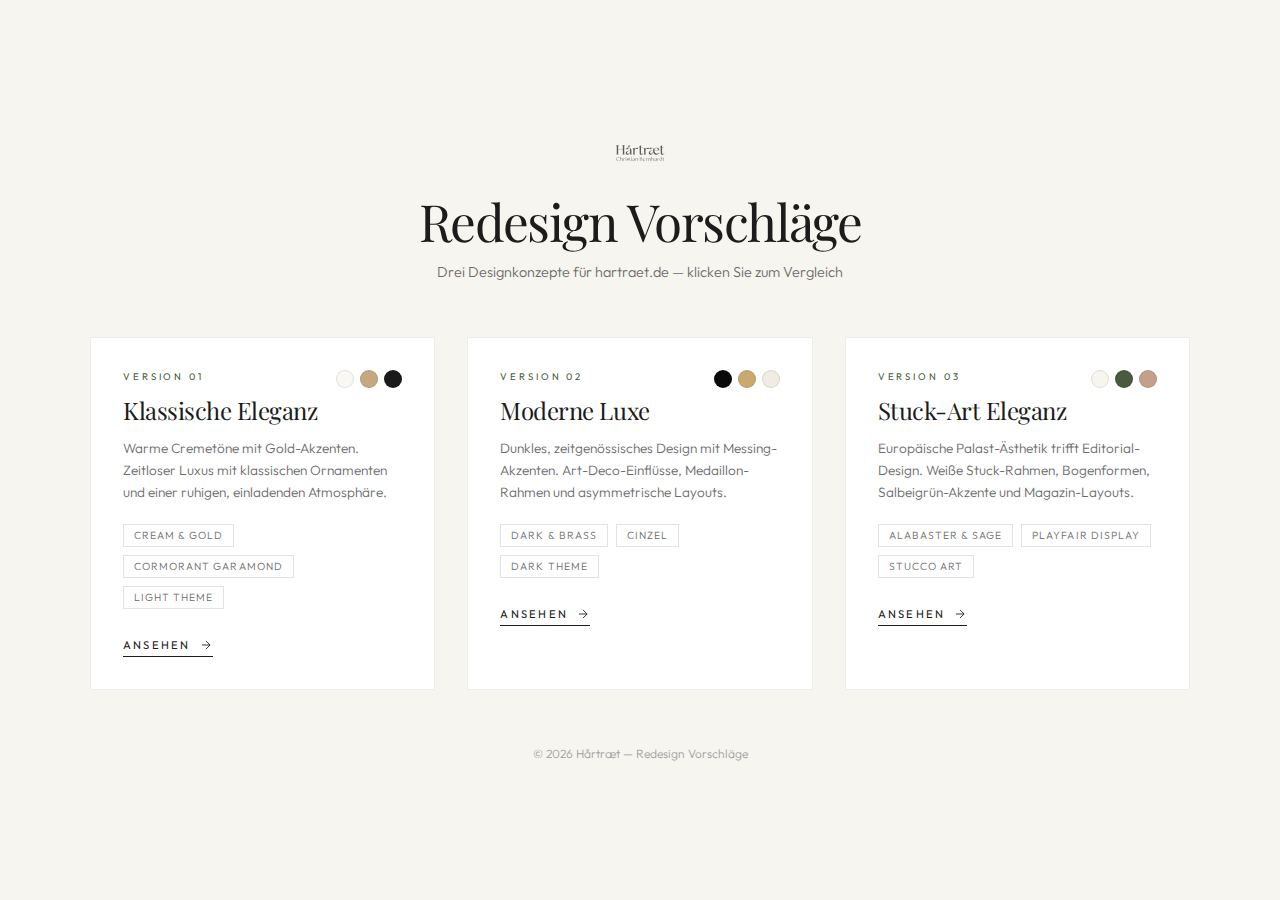
<file: index.html>
<!DOCTYPE html>
<html lang="de">
<head>
  <meta charset="UTF-8">
  <meta name="viewport" content="width=device-width, initial-scale=1.0">
  <title>Hårtræt — Redesign Vorschläge</title>
  <link rel="preconnect" href="https://fonts.googleapis.com">
  <link rel="preconnect" href="https://fonts.gstatic.com" crossorigin>
  <link href="https://fonts.googleapis.com/css2?family=Playfair+Display:ital,wght@0,400;0,600;1,400&family=Outfit:wght@200;300;400;500&display=swap" rel="stylesheet">
  <style>
    *, *::before, *::after { margin: 0; padding: 0; box-sizing: border-box; }
    html { font-size: 16px; -webkit-font-smoothing: antialiased; }
    body {
      font-family: 'Outfit', sans-serif;
      font-weight: 300;
      color: #1C1C1C;
      background: #F7F5F0;
      min-height: 100vh;
      display: flex;
      flex-direction: column;
      align-items: center;
      justify-content: center;
      padding: 60px 24px;
    }
    .logo { margin-bottom: 16px; opacity: 0.7; }
    .logo svg { height: 28px; fill: #1C1C1C; }
    h1 {
      font-family: 'Playfair Display', serif;
      font-size: clamp(2rem, 4vw, 3.2rem);
      font-weight: 400;
      letter-spacing: -0.03em;
      margin-bottom: 8px;
      text-align: center;
    }
    .subtitle {
      font-size: 0.9rem;
      color: #6B6B6B;
      margin-bottom: 56px;
      text-align: center;
    }
    .grid {
      display: grid;
      grid-template-columns: repeat(auto-fit, minmax(300px, 1fr));
      gap: 32px;
      max-width: 1100px;
      width: 100%;
    }
    .card {
      background: #FFFFFF;
      border: 1px solid rgba(28,28,28,0.08);
      padding: 32px;
      text-decoration: none;
      color: inherit;
      transition: transform 0.4s cubic-bezier(0.16, 1, 0.3, 1), box-shadow 0.4s ease;
      position: relative;
    }
    .card:hover {
      transform: translateY(-4px);
      box-shadow: 0 12px 40px rgba(0,0,0,0.06);
    }
    .card-version {
      font-size: 0.6rem;
      font-weight: 400;
      letter-spacing: 0.3em;
      text-transform: uppercase;
      color: #4A5A3C;
      margin-bottom: 12px;
    }
    .card-title {
      font-family: 'Playfair Display', serif;
      font-size: 1.5rem;
      font-weight: 400;
      letter-spacing: -0.02em;
      margin-bottom: 12px;
    }
    .card-desc {
      font-size: 0.85rem;
      color: #6B6B6B;
      line-height: 1.6;
      margin-bottom: 20px;
    }
    .card-details {
      display: flex;
      flex-wrap: wrap;
      gap: 8px;
      margin-bottom: 24px;
    }
    .tag {
      font-size: 0.65rem;
      letter-spacing: 0.1em;
      text-transform: uppercase;
      padding: 4px 10px;
      border: 1px solid rgba(28,28,28,0.12);
      color: #6B6B6B;
    }
    .card-cta {
      font-size: 0.7rem;
      font-weight: 400;
      letter-spacing: 0.2em;
      text-transform: uppercase;
      color: #1C1C1C;
      display: inline-flex;
      align-items: center;
      gap: 8px;
      border-bottom: 1px solid #1C1C1C;
      padding-bottom: 4px;
    }
    .card-cta svg { width: 14px; height: 14px; transition: transform 0.3s ease; }
    .card:hover .card-cta svg { transform: translateX(4px); }
    .card-swatch {
      position: absolute;
      top: 32px;
      right: 32px;
      display: flex;
      gap: 6px;
    }
    .swatch {
      width: 18px;
      height: 18px;
      border-radius: 50%;
      border: 1px solid rgba(28,28,28,0.1);
    }
    footer {
      margin-top: 56px;
      text-align: center;
      font-size: 0.75rem;
      color: #A0A0A0;
    }
  </style>
</head>
<body>
  <div class="logo">
    <svg xmlns="http://www.w3.org/2000/svg" viewBox="0 0 180.46 83.46"><path d="M25.93,46.54h-7.44v-.56c1.32-.44,1.6-1.64,1.6-4.52v-17.84c0-2.88-.28-4.08-1.6-4.52v-.56h7.44v.56c-1.32.44-1.6,1.64-1.6,4.52v7.72h13.92v-7.72c0-2.88-.28-4.08-1.6-4.52v-.56h7.44v.56c-1.32.44-1.6,1.64-1.6,4.52v17.84c0,2.88.28,4.08,1.6,4.52v.56h-7.44v-.56c1.32-.44,1.6-1.64,1.6-4.52v-9.4h-13.92v9.4c0,2.88.28,4.08,1.6,4.52v.56ZM59.91,38.58c-1,4.52-3.56,8.36-7.64,8.36-2.96,0-5.44-1.88-5.44-5.24,0-4.12,3.68-5.4,8.64-6.8l4.44-1.28v-.12c0-2.64.28-5.2-3.4-6.36-2.76,2.08-5.12,3.96-6.6,3.96-1,0-1.36-.76-1.36-1.52,0-2.84,2.16-3.24,5.6-3.24,3.72,0,9.76,2.2,9.76,7.4v7.72c0,2.88.28,4.08,1.6,4.52v.56h-4c-1.04,0-1.6-.56-1.6-1.6v-6.36ZM59.91,34.9v-.72l-4.28,1.24c-1.88.52-5.08,1.56-5.08,4.88,0,2.64,1.88,3.72,3.72,3.72,3.92,0,5.6-5.52,5.64-9.12ZM81.32,26.26c-1.92,0-3.44.52-4.92,1.56-1.28.88-2.32,2.12-2.92,3.52v-4.84l-.4-.32-5.28,2.32v.56c1,.44,1.6.84,1.6,3.2v9.2c0,2.88-.28,4.08-1.6,4.52v.56h7.28v-.56c-1.32-.44-1.6-1.64-1.6-4.52v-7.96c.12-2,1.48-3.8,2.48-4.64,2.56.8,4.08,1.2,5.2,1.2,1.84,0,2.72-1.72,2.72-2.6s-1.2-1.2-2.56-1.2ZM116.3,27.46c0-.84-1.2-1.2-2.56-1.2-1.92,0-3.44.52-4.92,1.56-1.28.88-2.32,2.12-2.92,3.52v-4.84l-.4-.32-5.28,2.32v.56c1,.44,1.6.84,1.6,3.2v9.2c0,2.88-.28,4.08-1.6,4.52v.56h7.28v-.56c-1.32-.44-1.6-1.64-1.6-4.52v-7.96c.12-2,1.48-3.8,2.48-4.64,2.56.8,4.08,1.2,5.2,1.2,1.84,0,2.72-1.72,2.72-2.6ZM151.24,30.93v9.96c0,4.32,1.44,6.04,4.16,6.04,2.4,0,4.44-1.6,6.56-4.04l-.4-.4c-1.32,1.64-2.68,2-3.56,2-1.76,0-2.68-1.08-2.68-3.56v-16.3h6.04l.16-.64h-6.2v-5.47h-.45l-6.19,5.47v.64h2.56v6.3ZM88.41,33.48v7.42c0,4.32,1.44,6.04,4.16,6.04,2.4,0,4.44-1.6,6.56-4.04l-.4-.4c-1.32,1.64-2.68,2-3.56,2-1.76,0-2.68-1.08-2.68-3.56v-16.3h6.04l.16-.64h-6.2v-5.47h-.45l-6.19,5.47v.64h2.56v8.85ZM53.43,22.5c-.12-1.03.43-1.82.6-2.07,1.08-1.56,3.93-2.62,5.29-1.34.99.92.95,2.83.13,4.03-1.29,1.87-4.4,1.9-5.47.71-.44-.49-.53-1.2-.55-1.33ZM55.22,21.76c.01.07.05.43.28.69.56.62,2.19.6,2.86-.37.43-.62.46-1.61-.06-2.09-.72-.67-2.2-.12-2.77.69-.09.13-.38.54-.31,1.08ZM147.42,40.54l.36.39c-1.84,2.8-5,6-9.64,6-1.25,0-2.54-.25-3.76-.77-2.73-1.11-5.07-3.5-5.6-7.21-.02-.13-.04-.27-.05-.41-1.03,4.42-3.58,8.12-7.59,8.12-2.96,0-5.44-1.88-5.44-5.24,0-4.12,3.68-5.4,8.64-6.8l4.44-1.28v-.12c0-2.64.28-5.2-3.4-6.36-2.76,2.08-5.12,3.96-6.6,3.96-1,0-1.36-.76-1.36-1.52,0-2.84,2.16-3.24,5.6-3.24,2.66,0,6.07,1.12,8.04,3.67,2.01-2.23,5.3-3.47,8.12-3.47,5.4,0,8.28,3.72,8.28,7.2h-15.16c-.04.44-.08.84-.08,1.28,0,1.28.19,2.47.56,3.53,1.12,3.3,3.88,5.42,7.72,5.42,2.96,0,5.24-1.28,6.92-3.15ZM132.34,32.9h11.08c-.52-3.28-2.72-5.88-5.48-5.92-3-.04-4.7,2.18-5.38,4.85h0c-.09.35-.16.71-.22,1.07ZM128.78,33.9l-4.28,1.24c-1.88.52-5.08,1.56-5.08,4.88,0,2.64,1.88,3.72,3.72,3.72,3.92,0,5.6-5.52,5.64-9.12v-.72ZM24.61,64.77c-3.15,0-4.87-2.72-4.86-5.57,0-3.09,1.86-4.69,4.27-4.69,1.8,0,3.24.92,3.83,2.3l.15-.03-.06-1.8c-.59-.38-2.1-.76-3.41-.76-3.56,0-6.05,2.39-6.05,5.62s2.23,5.24,5.71,5.24c1.7,0,3.13-.42,3.84-.82l.24-1.97h-.17c-.59,1.62-1.86,2.48-3.5,2.48ZM37.17,63v-3.12c0-1.77-.91-2.63-2.39-2.63-1.17,0-2.33.68-3.21,1.39v-5.84l-.14-.11-1.65.73v.17c.41.18.61.33.61,1.39v8.02c0,1.24-.14,1.59-.61,1.72v.2h2.39v-.2c-.47-.14-.61-.48-.61-1.72v-4.12c.77-.64,1.59-1.14,2.42-1.14,1.33,0,2,.86,2,2.44v2.82c0,1.24-.14,1.59-.61,1.72v.2h2.39v-.2c-.47-.14-.61-.48-.61-1.72ZM43.92,57.25c-.73,0-1.26.2-1.73.54-.45.33-.86.85-1.1,1.44v-1.89l-.14-.11-1.65.73v.17c.41.18.61.33.61,1.39v3.48c0,1.24-.14,1.59-.61,1.72v.2h2.39v-.2c-.47-.14-.61-.48-.61-1.72v-3.01h.02c.05-.73.59-1.57,1.03-1.89.89.26,1.48.42,1.89.42.54,0,.88-.53.88-.86,0-.26-.38-.41-.98-.41ZM48.32,55.47c0-.48-.35-.85-.83-.85s-.83.36-.83.85c0,.45.36.83.83.83s.83-.38.83-.83ZM48.17,63v-5.66l-.12-.11-1.67.73v.17c.42.18.61.33.61,1.39v3.48c0,1.24-.14,1.59-.61,1.72v.2h2.39v-.2c-.45-.14-.61-.48-.61-1.72ZM53.52,60.46c-1.2-.39-2.16-.79-2.16-1.74,0-.77.67-1.27,1.7-1.27s2.04.7,2.53,1.79l.15-.03-.06-1.54c-.47-.2-1.36-.41-2.35-.41-1.76,0-2.75.92-2.75,2.12,0,1.38,1.03,1.77,2.47,2.22,1.17.38,2.23.73,2.23,1.82,0,.85-.7,1.41-1.63,1.41-1.38-.02-2.45-.88-3.09-2.32l-.14.03.14,1.83c.5.33,1.54.7,2.75.7,1.82-.02,2.77-1.09,2.77-2.36,0-1.51-1.39-1.86-2.54-2.24ZM60.66,64.33c-.65,0-1.07-.39-1.07-1.42v-5.34h2.23l.08-.21h-2.3v-1.86h-.21l-1.94,1.86v.21h.97v5.34c0,1.57.58,2.17,1.53,2.17.89,0,1.67-.65,2.32-1.39l-.14-.14c-.5.59-1.03.79-1.45.79ZM65.11,63v-5.66l-.12-.11-1.67.73v.17c.42.18.61.33.61,1.39v3.48c0,1.24-.14,1.59-.61,1.72v.2h2.39v-.2c-.45-.14-.61-.48-.61-1.72ZM63.6,55.47c0,.45.36.83.83.83s.83-.38.83-.83c0-.48-.35-.85-.83-.85s-.83.36-.83.85ZM74.27,64.72v.2h-1.32c-.3,0-.45-.17-.45-.45v-2.72c-.47,1.86-1.74,3.33-3.24,3.33-1.12,0-2.12-.68-2.12-1.98,0-1.57,1.59-2.16,3.39-2.66l1.97-.53c-.08-1.47-.83-2.15-2.12-2.15-.91,0-1.79.42-2.54,1.35l-.14-.12c.86-1.07,1.97-1.72,3.28-1.72,1.83,0,2.68,1.01,2.68,2.72v3.03c0,1.24.14,1.59.61,1.72ZM72.5,60.09l-1.91.51c-1.12.32-2.33.82-2.32,2.06,0,.98.68,1.51,1.54,1.51,1.62,0,2.66-2.04,2.68-3.63v-.45ZM83.19,63v-3.12c0-1.77-.91-2.63-2.39-2.63-1.17,0-2.33.68-3.21,1.39v-1.3l-.12-.11-1.67.73v.17c.42.18.61.33.61,1.39v3.48c0,1.24-.14,1.59-.61,1.72v.2h2.39v-.2c-.45-.14-.61-.48-.61-1.72v-4.12c.77-.64,1.59-1.14,2.42-1.14,1.33,0,2,.86,2,2.44v2.82c0,1.24-.14,1.59-.61,1.72v.2h2.39v-.2c-.47-.14-.61-.48-.61-1.72ZM96.57,61.44c.03,1.7-1.24,3.48-4.92,3.48h-3.09v-.2c.45-.14.61-.48.61-1.72v-6.75c0-1.24-.15-1.59-.61-1.73v-.2h3.54c2.33,0,3.28.77,3.28,2,0,1.03-.67,1.97-2.39,2.29,2.47.12,3.56,1.35,3.57,2.83ZM90.41,58.58h1.41c1.5,0,2.19-.88,2.19-1.98,0-1.26-.89-2.04-2.45-2.04h-1.15v4.03ZM95.19,61.82c0-1.74-.97-3.01-3.24-3.01h-1.54v4.57c0,1.09.14,1.32.79,1.32h.59c2.47,0,3.41-1.2,3.41-2.88ZM105.31,62.8l.14.14c-.77,1.06-1.95,2.13-3.57,2.13s-3.59-1.21-3.59-3.71,1.86-4.12,3.98-4.12c1.91,0,3.01,1.24,3.06,2.68h-5.92c-.03.23-.05.45-.05.7,0,2.07,1.29,3.5,3.25,3.5,1.17,0,2-.53,2.69-1.32ZM99.45,59.73h4.66c-.15-1.01-.97-2.21-2.35-2.21-1.29-.01-2.07.94-2.32,2.21ZM111.51,57.25c-.73,0-1.26.2-1.73.54-.45.33-.86.85-1.1,1.44v-1.89l-.14-.11-1.65.73v.17c.41.18.61.33.61,1.39v3.48c0,1.24-.14,1.59-.61,1.72v.2h2.39v-.2c-.47-.14-.61-.48-.61-1.72v-3.01h.02c.05-.73.59-1.57,1.03-1.89.89.26,1.48.42,1.89.42.54,0,.88-.53.88-.86,0-.26-.38-.41-.98-.41ZM121.36,63v-3.12c0-1.77-.91-2.63-2.39-2.63-1.17,0-2.33.68-3.21,1.39v-1.3l-.12-.11-1.67.73v.17c.42.18.61.33.61,1.39v3.48c0,1.24-.14,1.59-.61,1.72v.2h2.39v-.2c-.45-.14-.61-.48-.61-1.72v-4.12c.77-.64,1.59-1.14,2.42-1.14,1.33,0,2,.86,2,2.44v2.82c0,1.24-.14,1.59-.61,1.72v.2h2.39v-.2c-.47-.14-.61-.48-.61-1.72ZM130.85,63v-3.12c0-1.77-.91-2.63-2.39-2.63-1.17,0-2.33.68-3.21,1.39v-5.84l-.14-.11-1.65.73v.17c.41.18.61.33.61,1.39v8.02c0,1.24-.14,1.59-.61,1.72v.2h2.39v-.2c-.47-.14-.61-.48-.61-1.72v-4.12c.77-.64,1.59-1.14,2.42-1.14,1.33,0,2,.86,2,2.44v2.82c0,1.24-.14,1.59-.61,1.72v.2h2.39v-.2c-.47-.14-.61-.48-.61-1.72ZM139.89,64.72v.2h-1.32c-.3,0-.45-.17-.45-.45v-2.72c-.47,1.86-1.74,3.33-3.24,3.33-1.12,0-2.12-.68-2.12-1.98,0-1.57,1.59-2.16,3.39-2.66l1.97-.53c-.08-1.47-.83-2.15-2.12-2.15-.91,0-1.79.42-2.54,1.35l-.14-.12c.86-1.07,1.97-1.72,3.28-1.72,1.83,0,2.68,1.01,2.68,2.72v3.03c0,1.24.14,1.59.61,1.72ZM138.12,60.09l-1.91.51c-1.12.32-2.33.82-2.32,2.06,0,.98.68,1.51,1.54,1.51,1.62,0,2.66-2.04,2.68-3.63v-.45ZM146.04,57.25c-.73,0-1.26.2-1.73.54-.45.33-.86.85-1.1,1.44v-1.89l-.14-.11-1.65.73v.17c.41.18.61.33.61,1.39v3.48c0,1.24-.14,1.59-.61,1.72v.2h2.39v-.2c-.47-.14-.61-.48-.61-1.72v-3.01h.02c.05-.73.59-1.57,1.03-1.89.89.26,1.48.42,1.89.42.54,0,.88-.53.88-.86,0-.26-.38-.41-.98-.41ZM155.79,64.72v.2h-1.33c-.29,0-.45-.17-.45-.45v-.86c-.74.77-1.68,1.5-2.75,1.48-1.88-.01-3.35-1.63-3.35-3.77s1.44-4.04,4.04-4.06c.83,0,1.53.26,2.06.59v-2.88c0-1.06-.2-1.21-.61-1.39v-.17l1.67-.73.12.11v10.2c0,1.24.14,1.59.61,1.72ZM154,59.62c-.14-.98-1.26-2.07-2.53-2.07-1.6,0-2.44,1.26-2.44,2.86,0,1.77.83,3.94,2.89,3.94.79,0,1.48-.41,2.07-1.01v-3.71ZM160.19,64.33c-.65,0-1.07-.39-1.07-1.42v-5.34h2.23l.08-.21h-2.3v-1.86h-.21l-1.94,1.86v.21h.97v5.34c0,1.57.58,2.17,1.53,2.17.89,0,1.67-.65,2.32-1.39l-.14-.14c-.5.59-1.03.79-1.45.79Z"/></svg>
  </div>
  <h1>Redesign Vorschläge</h1>
  <p class="subtitle">Drei Designkonzepte für hartraet.de — klicken Sie zum Vergleich</p>

  <div class="grid">
    <a href="v1/" class="card">
      <div class="card-swatch">
        <div class="swatch" style="background:#FAF8F5"></div>
        <div class="swatch" style="background:#C5A880"></div>
        <div class="swatch" style="background:#1A1A1A"></div>
      </div>
      <div class="card-version">Version 01</div>
      <div class="card-title">Klassische Eleganz</div>
      <p class="card-desc">Warme Cremetöne mit Gold-Akzenten. Zeitloser Luxus mit klassischen Ornamenten und einer ruhigen, einladenden Atmosphäre.</p>
      <div class="card-details">
        <span class="tag">Cream &amp; Gold</span>
        <span class="tag">Cormorant Garamond</span>
        <span class="tag">Light Theme</span>
      </div>
      <span class="card-cta">
        Ansehen
        <svg viewBox="0 0 24 24" fill="none" stroke="currentColor" stroke-width="1.5"><path d="M5 12h14M12 5l7 7-7 7"/></svg>
      </span>
    </a>

    <a href="v2/" class="card">
      <div class="card-swatch">
        <div class="swatch" style="background:#0A0A0A"></div>
        <div class="swatch" style="background:#C9A96E"></div>
        <div class="swatch" style="background:#F0EBE3"></div>
      </div>
      <div class="card-version">Version 02</div>
      <div class="card-title">Moderne Luxe</div>
      <p class="card-desc">Dunkles, zeitgenössisches Design mit Messing-Akzenten. Art-Deco-Einflüsse, Medaillon-Rahmen und asymmetrische Layouts.</p>
      <div class="card-details">
        <span class="tag">Dark &amp; Brass</span>
        <span class="tag">Cinzel</span>
        <span class="tag">Dark Theme</span>
      </div>
      <span class="card-cta">
        Ansehen
        <svg viewBox="0 0 24 24" fill="none" stroke="currentColor" stroke-width="1.5"><path d="M5 12h14M12 5l7 7-7 7"/></svg>
      </span>
    </a>

    <a href="v3/" class="card">
      <div class="card-swatch">
        <div class="swatch" style="background:#F7F5F0"></div>
        <div class="swatch" style="background:#4A5A3C"></div>
        <div class="swatch" style="background:#C4A08A"></div>
      </div>
      <div class="card-version">Version 03</div>
      <div class="card-title">Stuck-Art Eleganz</div>
      <p class="card-desc">Europäische Palast-Ästhetik trifft Editorial-Design. Weiße Stuck-Rahmen, Bogenformen, Salbeigrün-Akzente und Magazin-Layouts.</p>
      <div class="card-details">
        <span class="tag">Alabaster &amp; Sage</span>
        <span class="tag">Playfair Display</span>
        <span class="tag">Stucco Art</span>
      </div>
      <span class="card-cta">
        Ansehen
        <svg viewBox="0 0 24 24" fill="none" stroke="currentColor" stroke-width="1.5"><path d="M5 12h14M12 5l7 7-7 7"/></svg>
      </span>
    </a>
  </div>

  <footer>© 2026 Hårtræt — Redesign Vorschläge</footer>
</body>
</html>
</file>
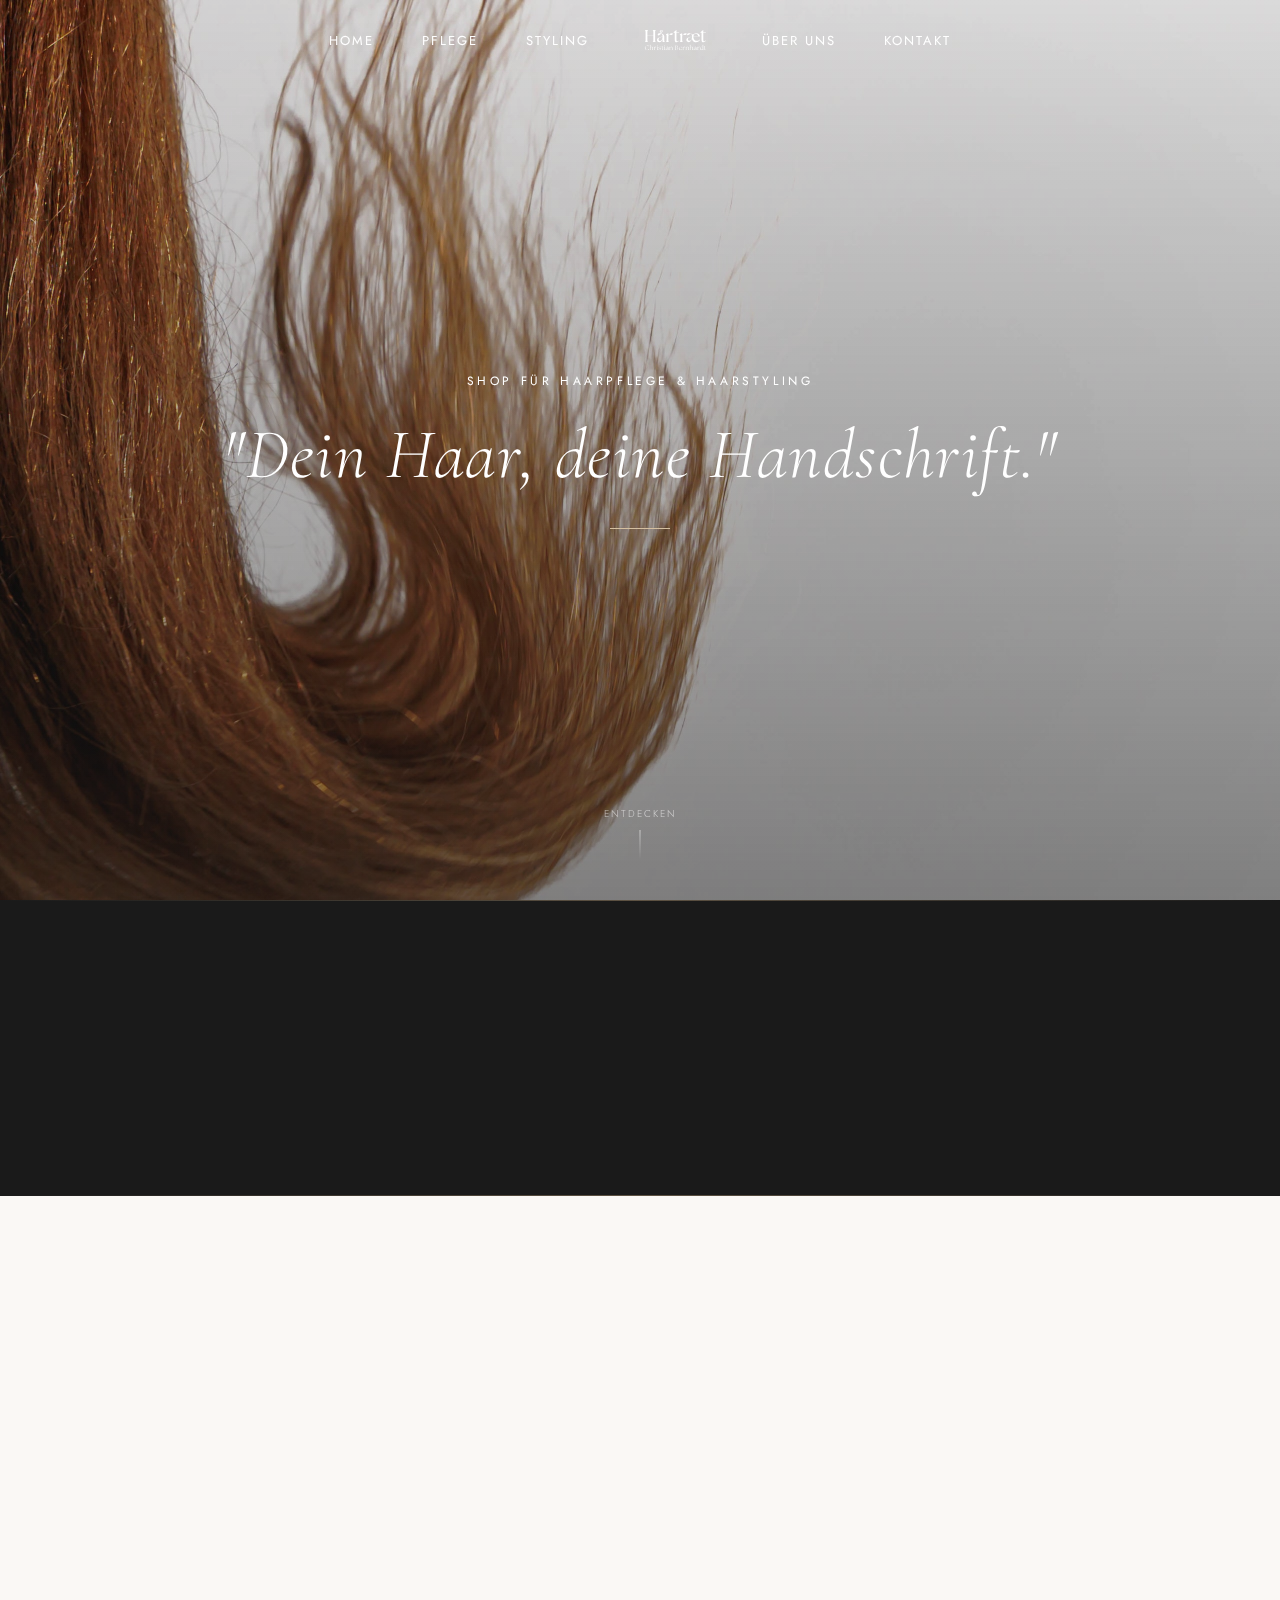
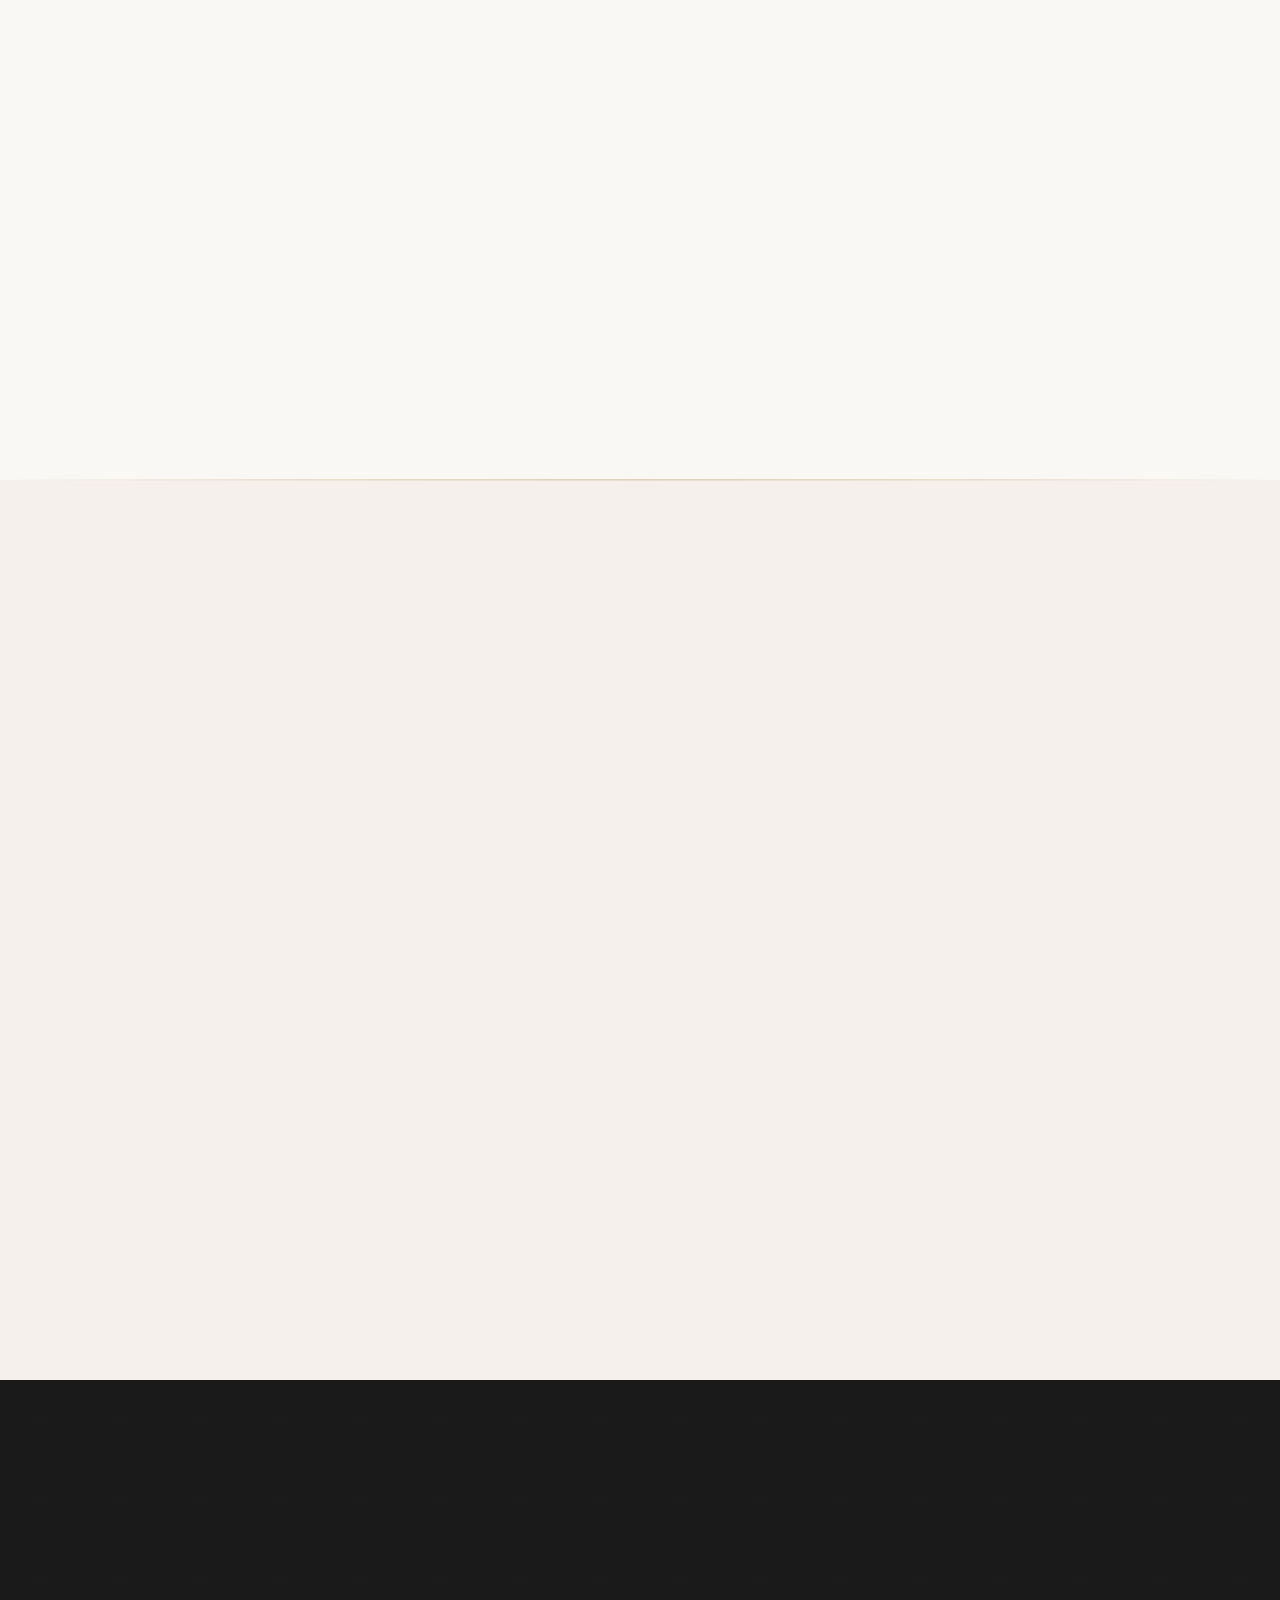
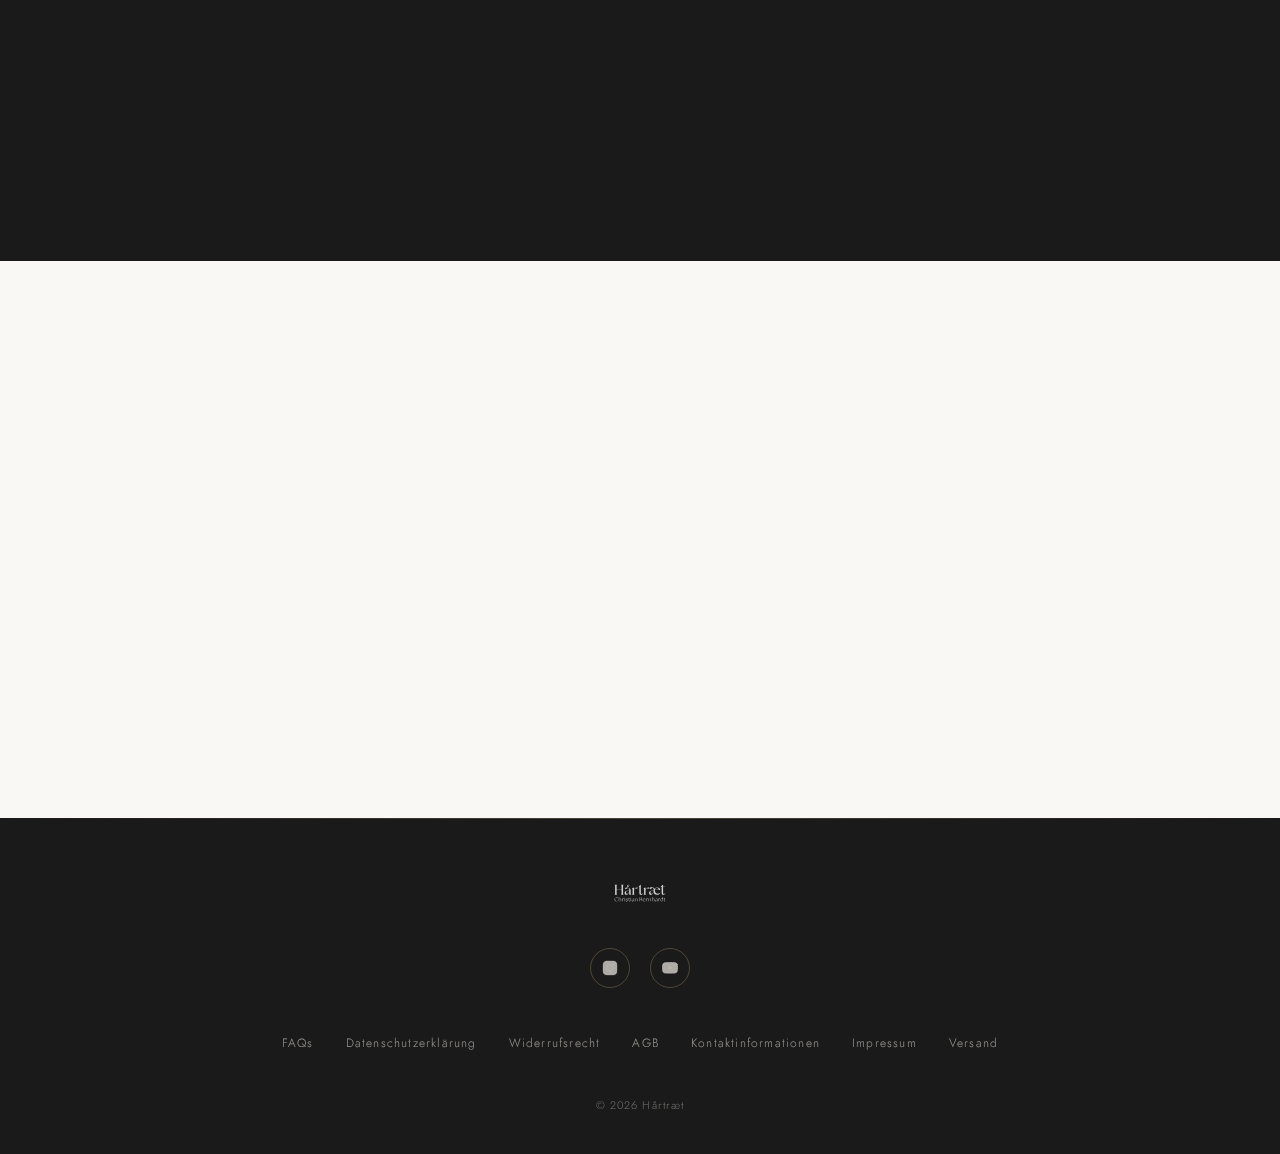
<file: v1/index.html>
<!DOCTYPE html>
<html lang="de">
<head>
  <meta charset="UTF-8">
  <meta name="viewport" content="width=device-width, initial-scale=1.0">
  <title>H&aring;rtr&aelig;t &ndash; dein Shop f&uuml;r Haarpflege &amp; Haarstyling</title>
  <meta name="description" content="Dein Haar, deine Handschrift. H&aring;rtr&aelig;t steht f&uuml;r klare Pflege ohne Kompromisse aus Deutschland.">
  <link rel="preconnect" href="https://fonts.googleapis.com">
  <link rel="preconnect" href="https://fonts.gstatic.com" crossorigin>
  <link href="https://fonts.googleapis.com/css2?family=Cormorant+Garamond:ital,wght@0,300;0,400;0,500;0,600;0,700;1,300;1,400;1,500&family=Jost:wght@300;400;500;600&display=swap" rel="stylesheet">
  <link rel="stylesheet" href="styles.css">
</head>
<body>

  <!-- ============ NAVIGATION ============ -->
  <nav class="nav" id="nav">
    <div class="nav-inner">
      <ul class="nav-links" id="navLinks">
        <li><a href="index.html">Home</a></li>
        <li class="nav-dropdown">
          <a href="pflege.html">Pflege</a>
          <ul class="nav-dropdown-menu">
            <li><a href="pflege.html#feuchtigkeit">Feuchtigkeit</a></li>
            <li><a href="pflege.html#farbkraft">Farbkraft</a></li>
            <li><a href="pflege.html#naehrend">N&auml;hrend</a></li>
            <li><a href="pflege.html#volumen">Volumen</a></li>
          </ul>
        </li>
        <li><a href="styling.html">Styling</a></li>
      </ul>

      <a href="index.html" class="nav-logo" aria-label="H&aring;rtr&aelig;t Home">
        <img src="images/logo.svg" alt="H&aring;rtr&aelig;t">
      </a>

      <ul class="nav-links" id="navLinksRight">
        <li><a href="uber-uns.html">&Uuml;ber uns</a></li>
        <li><a href="kontakt.html">Kontakt</a></li>
      </ul>

      <button class="nav-toggle" id="navToggle" aria-label="Menu">
        <span></span>
        <span></span>
        <span></span>
      </button>
    </div>
  </nav>

  <!-- ============ HERO ============ -->
  <section class="hero" id="hero">
    <img src="images/hero-main.jpg" alt="H&aring;rtr&aelig;t Haarpflege" class="hero-bg" id="heroBg" loading="eager">
    <div class="hero-overlay"></div>
    <div class="hero-content">
      <p class="hero-subtitle fade-in">Shop f&uuml;r Haarpflege &amp; Haarstyling</p>
      <h1 class="hero-title fade-in fade-in-delay-1">"Dein Haar, deine Handschrift."</h1>
      <div class="hero-line fade-in fade-in-delay-2"></div>
    </div>
    <div class="hero-scroll">
      <span class="hero-scroll-text">Entdecken</span>
      <div class="hero-scroll-line"></div>
    </div>
  </section>

  <!-- ============ VALUES STRIP ============ -->
  <section class="values" id="values">
    <div class="container">
      <div class="values-grid">
        <div class="value-item fade-in">
          <svg class="value-icon" viewBox="0 0 40 40" fill="none" xmlns="http://www.w3.org/2000/svg">
            <circle cx="20" cy="20" r="12" stroke="#C5A880" stroke-width="0.8"/>
            <path d="M20 12 C16 16, 14 20, 20 28 C26 20, 24 16, 20 12Z" stroke="#C5A880" stroke-width="0.8" fill="none"/>
            <path d="M14 18 C18 20, 22 20, 26 18" stroke="#C5A880" stroke-width="0.6" fill="none"/>
          </svg>
          <h3 class="value-title">Vegan</h3>
          <p class="value-desc">Keine tierischen Inhaltsstoffe, nicht an Tieren getestet</p>
        </div>
        <div class="value-item fade-in fade-in-delay-1">
          <svg class="value-icon" viewBox="0 0 40 40" fill="none" xmlns="http://www.w3.org/2000/svg">
            <path d="M12 28 L20 12 L28 28 Z" stroke="#C5A880" stroke-width="0.8" fill="none"/>
            <path d="M16 24 L20 16 L24 24" stroke="#C5A880" stroke-width="0.6" fill="none"/>
            <circle cx="20" cy="22" r="2" stroke="#C5A880" stroke-width="0.6" fill="none"/>
          </svg>
          <h3 class="value-title">Recycelt</h3>
          <p class="value-desc">Verpackung 100% recycelt</p>
        </div>
        <div class="value-item fade-in fade-in-delay-2">
          <svg class="value-icon" viewBox="0 0 40 40" fill="none" xmlns="http://www.w3.org/2000/svg">
            <rect x="12" y="12" width="16" height="16" rx="2" stroke="#C5A880" stroke-width="0.8" fill="none"/>
            <line x1="16" y1="20" x2="24" y2="20" stroke="#C5A880" stroke-width="0.8"/>
            <line x1="20" y1="16" x2="20" y2="24" stroke="#C5A880" stroke-width="0.8"/>
          </svg>
          <h3 class="value-title">Kompromisslos</h3>
          <p class="value-desc">Ohne Silikone, ohne Sodium Laureth Sulfate</p>
        </div>
      </div>
    </div>
  </section>

  <!-- ============ PRODUCTS ============ -->
  <section class="products" id="products">
    <div class="container">
      <div class="section-header fade-in">
        <span class="section-eyebrow">Kollektion</span>
        <h2 class="section-title">Unsere Besten</h2>
        <div class="ornament">
          <span class="ornament-symbol">&#10041;</span>
        </div>
      </div>

      <div class="products-grid">
        <div class="product-card fade-in">
          <div class="product-image-wrap">
            <img src="images/feuchtigkeit-shampoo.jpg" alt="Feuchtigkeit Shampoo" loading="lazy">
          </div>
          <div class="product-info">
            <h3 class="product-name">Feuchtigkeit Shampoo</h3>
            <p class="product-price">19,50</p>
          </div>
        </div>

        <div class="product-card fade-in fade-in-delay-1">
          <div class="product-image-wrap">
            <img src="images/farbkraft-spray.jpg" alt="Farbkraft Pflegespray" loading="lazy">
          </div>
          <div class="product-info">
            <h3 class="product-name">Farbkraft Pflegespray</h3>
            <p class="product-price">19,50</p>
          </div>
        </div>

        <div class="product-card fade-in fade-in-delay-2">
          <div class="product-image-wrap">
            <img src="images/lockencreme.jpg" alt="Lockencreme" loading="lazy">
          </div>
          <div class="product-info">
            <h3 class="product-name">Lockencreme</h3>
            <p class="product-price">16,50</p>
          </div>
        </div>

        <div class="product-card fade-in fade-in-delay-3">
          <div class="product-image-wrap">
            <img src="images/mattpaste.jpg" alt="Mattpaste" loading="lazy">
          </div>
          <div class="product-info">
            <h3 class="product-name">Mattpaste</h3>
            <p class="product-price">12,00</p>
          </div>
        </div>
      </div>
    </div>
  </section>

  <hr class="section-divider">

  <!-- ============ ABOUT ============ -->
  <section class="about" id="about">
    <div class="container">
      <div class="about-grid">
        <div class="about-image-wrap fade-in">
          <img src="images/founder.jpg" alt="Christian Bernhardt &ndash; Gr&uuml;nder von H&aring;rtr&aelig;t" loading="lazy">
        </div>
        <div class="about-content fade-in fade-in-delay-1">
          <blockquote class="about-quote">
            &bdquo;H&aring;rtr&aelig;t&ldquo;, D&auml;nisch f&uuml;r &bdquo;haarm&uuml;de&ldquo;. Ein Wort f&uuml;r den Moment, in dem man genug hat, vom Zuviel, vom &Uuml;berladen, vom Immer-Mehr. H&aring;rtr&aelig;t steht f&uuml;r klare Pflege ohne Kompromisse aus Deutschland.
          </blockquote>
          <h3 class="about-founder-name">Christian Bernhardt</h3>
          <p class="about-founder-role">Gr&uuml;nder &amp; Friseurmeister</p>
          <p class="about-text">
            Erfahrener Friseurmeister, Betriebswirt und Intercoiffure spezialisierte sich als Colorist und Pflegeexperte. Neben seiner T&auml;tigkeit in seinem eigenen Salon, engagiert er sich als Lehrlingswart und als Vorstandsmitglied der Friseurinnung S&uuml;d-Pfalz Deutsche Weinstra&szlig;e. Seit 2018 betreibt er erfolgreich seinen eigenen Salon und begeistert seine Kunden mit fachlichem Know-how auf internationalem Niveau.
          </p>
        </div>
      </div>
    </div>
  </section>

  <!-- ============ BRAND STORY ============ -->
  <section class="brand-story">
    <div class="container">
      <div class="brand-story-content fade-in">
        <span class="section-eyebrow" style="color: var(--color-gold-light);">Unsere Philosophie</span>
        <div class="ornament" style="margin-top: 20px;">
          <span class="ornament-symbol">&#10041;</span>
        </div>
        <h2 class="brand-story-title">
          Dein Haar verdient mehr als&nbsp;Kompromisse
        </h2>
        <p class="brand-story-text">
          H&aring;rtr&aelig;t steht f&uuml;r eine neue Art der Haarpflege: klar, ehrlich, ohne &Uuml;berfl&uuml;ssiges. Unsere Produkte sind vegan, frei von Silikonen und Sodium Laureth Sulfaten, verpackt in 100% recycelten Materialien. Hergestellt in Deutschland mit dem Anspruch, dass weniger mehr sein kann &mdash; wenn die Qualit&auml;t stimmt.
        </p>
      </div>
    </div>
  </section>

  <!-- ============ INSTAGRAM CTA ============ -->
  <section class="instagram" id="instagram">
    <div class="container fade-in">
      <span class="section-eyebrow">Community</span>
      <h2 class="instagram-title">Werde Teil von uns</h2>
      <div class="ornament">
        <span class="ornament-symbol">&#10041;</span>
      </div>
      <p class="instagram-text">
        Folge uns auf Instagram f&uuml;r Inspiration, Pflegetipps und einen Blick hinter die Kulissen.
      </p>
      <a href="https://www.instagram.com/hartraet/" target="_blank" rel="noopener" class="btn-elegant">
        <svg width="16" height="16" viewBox="0 0 24 24" fill="none" stroke="currentColor" stroke-width="1.5" stroke-linecap="round" stroke-linejoin="round">
          <rect x="2" y="2" width="20" height="20" rx="5" ry="5"/>
          <circle cx="12" cy="12" r="5"/>
          <circle cx="17.5" cy="6.5" r="1.2" fill="currentColor" stroke="none"/>
        </svg>
        Folge uns bei Instagram
      </a>
    </div>
  </section>

  <!-- ============ FOOTER ============ -->
  <footer class="footer">
    <div class="container">
      <div class="footer-inner">
        <a href="index.html" class="footer-logo" aria-label="H&aring;rtr&aelig;t">
          <img src="images/logo.svg" alt="H&aring;rtr&aelig;t">
        </a>

        <div class="footer-social">
          <a href="https://www.instagram.com/hartraet/" target="_blank" rel="noopener" aria-label="Instagram">
            <svg viewBox="0 0 24 24" fill="none" stroke="currentColor" stroke-width="1.5" stroke-linecap="round" stroke-linejoin="round">
              <rect x="2" y="2" width="20" height="20" rx="5" ry="5"/>
              <circle cx="12" cy="12" r="5"/>
              <circle cx="17.5" cy="6.5" r="1.2" fill="currentColor" stroke="none"/>
            </svg>
          </a>
          <a href="https://www.youtube.com/shopify" target="_blank" rel="noopener" aria-label="YouTube">
            <svg viewBox="0 0 24 24" fill="none" stroke="currentColor" stroke-width="1.5" stroke-linecap="round" stroke-linejoin="round">
              <path d="M22.54 6.42a2.78 2.78 0 00-1.94-2C18.88 4 12 4 12 4s-6.88 0-8.6.46a2.78 2.78 0 00-1.94 2A29 29 0 001 11.75a29 29 0 00.46 5.33A2.78 2.78 0 003.4 19.1c1.72.46 8.6.46 8.6.46s6.88 0 8.6-.46a2.78 2.78 0 001.94-2 29 29 0 00.46-5.25 29 29 0 00-.46-5.43z"/>
              <polygon points="9.75 15.02 15.5 11.75 9.75 8.48 9.75 15.02" fill="currentColor" stroke="none"/>
            </svg>
          </a>
        </div>

        <ul class="footer-links">
          <li><a href="faqs.html">FAQs</a></li>
          <li><a href="/policies/privacy-policy">Datenschutzerkl&auml;rung</a></li>
          <li><a href="/policies/refund-policy">Widerrufsrecht</a></li>
          <li><a href="/policies/terms-of-service">AGB</a></li>
          <li><a href="/policies/contact-information">Kontaktinformationen</a></li>
          <li><a href="/policies/legal-notice">Impressum</a></li>
          <li><a href="/policies/shipping-policy">Versand</a></li>
        </ul>

        <p class="footer-copyright">&copy; 2026 H&aring;rtr&aelig;t</p>
      </div>
    </div>
  </footer>

  <!-- ============ JAVASCRIPT ============ -->
  <script>
    // ---- Navbar scroll effect ----
    const nav = document.getElementById('nav');
    const hero = document.getElementById('hero');

    function updateNav() {
      if (window.scrollY > 60) {
        nav.classList.add('scrolled');
      } else {
        nav.classList.remove('scrolled');
      }
    }
    window.addEventListener('scroll', updateNav, { passive: true });
    updateNav();

    // ---- Mobile nav toggle ----
    const navToggle = document.getElementById('navToggle');
    const navLinks = document.getElementById('navLinks');
    const navLinksRight = document.getElementById('navLinksRight');

    navToggle.addEventListener('click', () => {
      navLinks.classList.toggle('open');
      navLinksRight.classList.toggle('open');
    });

    // Close mobile nav on link click
    document.querySelectorAll('.nav-links a').forEach(link => {
      link.addEventListener('click', () => {
        navLinks.classList.remove('open');
        navLinksRight.classList.remove('open');
      });
    });

    // ---- Parallax hero ----
    const heroBg = document.getElementById('heroBg');
    let ticking = false;

    function updateParallax() {
      const scrolled = window.scrollY;
      const heroHeight = hero.offsetHeight;
      if (scrolled < heroHeight) {
        heroBg.style.transform = `translateY(${scrolled * 0.35}px)`;
      }
      ticking = false;
    }

    window.addEventListener('scroll', () => {
      if (!ticking) {
        requestAnimationFrame(updateParallax);
        ticking = true;
      }
    }, { passive: true });

    // ---- Intersection Observer for fade-in animations ----
    const observerOptions = {
      threshold: 0.1,
      rootMargin: '0px 0px -60px 0px'
    };

    const observer = new IntersectionObserver((entries) => {
      entries.forEach(entry => {
        if (entry.isIntersecting) {
          entry.target.classList.add('visible');
          observer.unobserve(entry.target);
        }
      });
    }, observerOptions);

    document.querySelectorAll('.fade-in').forEach(el => {
      observer.observe(el);
    });
  </script>
</body>
</html>
</file>
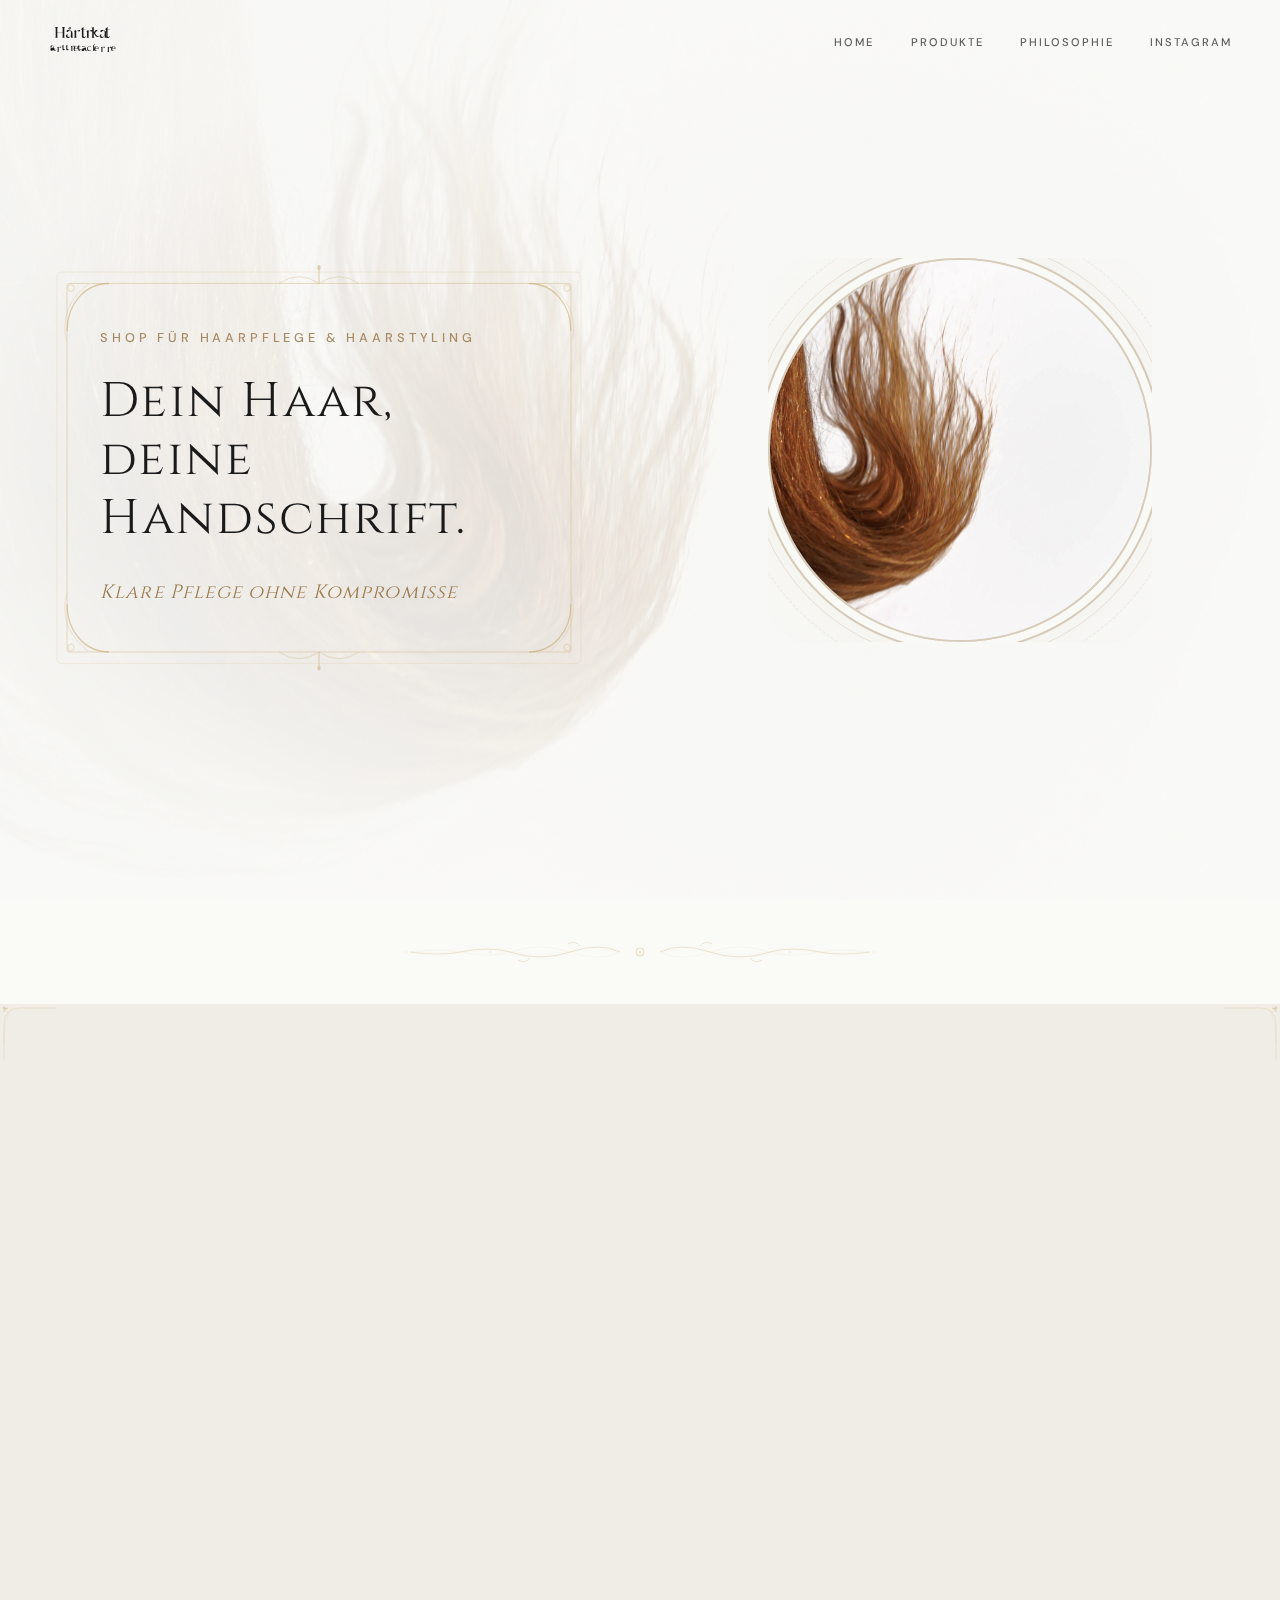
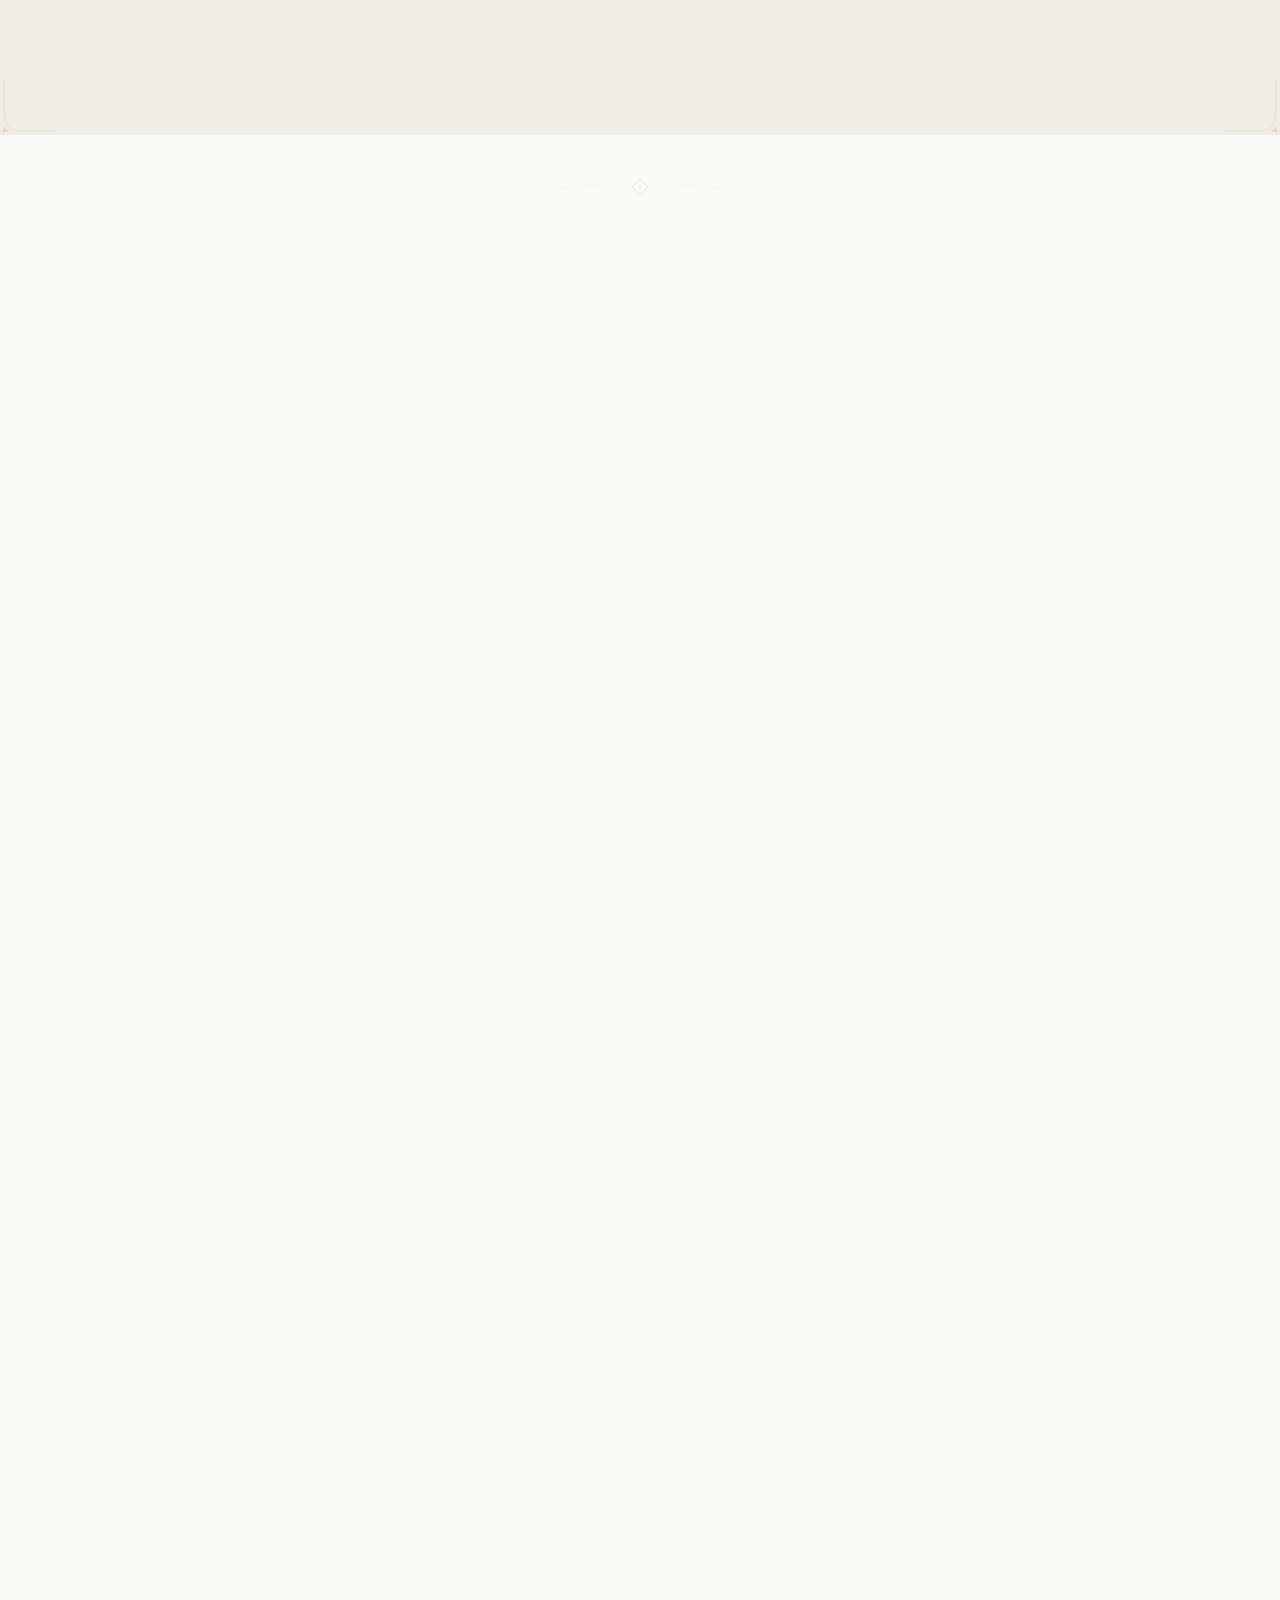
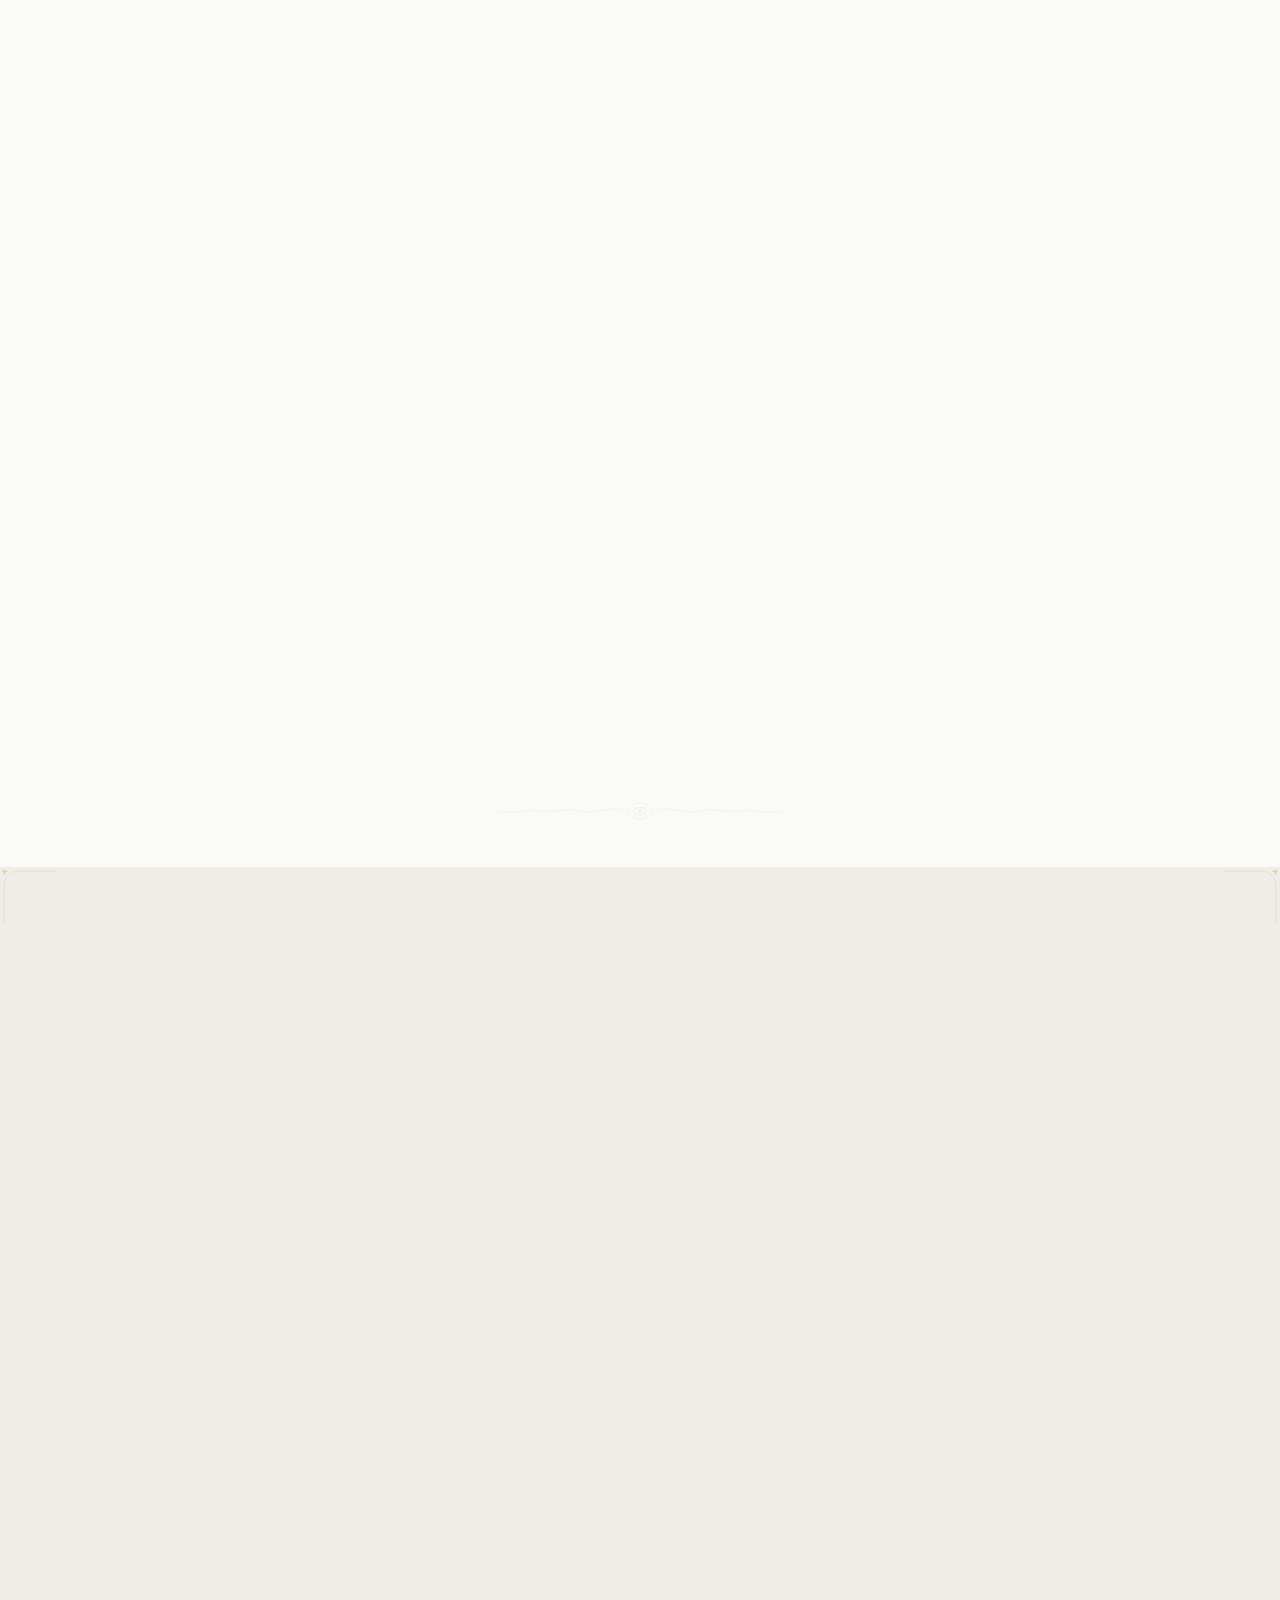
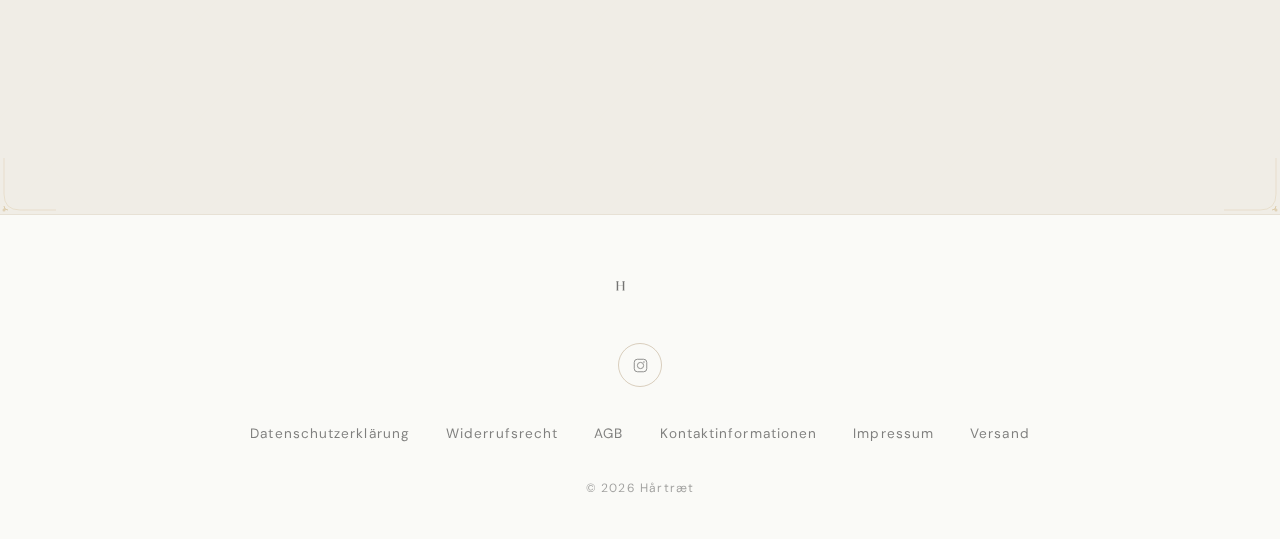
<file: v2/index.html>
<!DOCTYPE html>
<html lang="de">
<head>
  <meta charset="UTF-8">
  <meta name="viewport" content="width=device-width, initial-scale=1.0">
  <title>Hårtræt – dein Shop für Haarpflege &amp; Haarstyling</title>
  <meta name="description" content="Dein Haar, deine Handschrift. Hårtræt steht für klare Pflege ohne Kompromisse aus Deutschland.">
  <link rel="preconnect" href="https://fonts.googleapis.com">
  <link rel="preconnect" href="https://fonts.gstatic.com" crossorigin>
  <link href="https://fonts.googleapis.com/css2?family=Cinzel:wght@400;700&family=DM+Sans:wght@400;500&display=swap" rel="stylesheet">
  <style>
    /* ========================================
       CSS Custom Properties
       ======================================== */
    :root {
      --bg: #FAFAF7;
      --ivory: #1A1A1A;
      --brass: #9A7B4F;
      --brass-dim: rgba(154, 123, 79, 0.35);
      --brass-glow: rgba(154, 123, 79, 0.12);
      --panel: #F0EDE6;
      --font-heading: 'Cinzel', serif;
      --font-body: 'DM Sans', sans-serif;
      --section-pad: clamp(72px, 10vw, 140px);
      --container: 1240px;
      --gutter: clamp(20px, 5vw, 48px);
      --ease-out: cubic-bezier(0.25, 0.46, 0.45, 0.94);
    }

    /* ========================================
       Reset & Base
       ======================================== */
    *, *::before, *::after {
      margin: 0;
      padding: 0;
      box-sizing: border-box;
    }

    html {
      scroll-behavior: smooth;
      font-size: 16px;
      -webkit-font-smoothing: antialiased;
      -moz-osx-font-smoothing: grayscale;
    }

    body {
      font-family: var(--font-body);
      font-weight: 400;
      color: var(--ivory);
      background: var(--bg);
      line-height: 1.7;
      overflow-x: hidden;
      hyphens: auto;
      -webkit-hyphens: auto;
    }

    img {
      max-width: 100%;
      height: auto;
      display: block;
    }

    a {
      color: inherit;
      text-decoration: none;
    }

    ::selection {
      background: var(--brass);
      color: #FAFAF7;
    }

    ::-moz-selection {
      background: var(--brass);
      color: #FAFAF7;
    }

    .container {
      max-width: var(--container);
      margin: 0 auto;
      padding: 0 var(--gutter);
    }

    /* ========================================
       Noise Overlay
       ======================================== */
    body::after {
      content: '';
      position: fixed;
      inset: 0;
      pointer-events: none;
      z-index: 9999;
      opacity: 0.028;
      background-image: url("data:image/svg+xml,%3Csvg viewBox='0 0 256 256' xmlns='http://www.w3.org/2000/svg'%3E%3Cfilter id='n'%3E%3CfeTurbulence type='fractalNoise' baseFrequency='0.85' numOctaves='4' stitchTiles='stitch'/%3E%3C/filter%3E%3Crect width='100%25' height='100%25' filter='url(%23n)' opacity='1'/%3E%3C/svg%3E");
      mix-blend-mode: multiply;
      background-repeat: repeat;
      background-size: 256px 256px;
    }

    /* ========================================
       Reveal Animation System
       ======================================== */
    .reveal {
      clip-path: inset(8% 8%);
      filter: blur(2px);
      transform: rotate(-1deg);
      opacity: 0;
      transition: all 0.8s var(--ease-out);
    }

    .reveal.revealed {
      clip-path: inset(0);
      filter: blur(0);
      transform: rotate(0);
      opacity: 1;
    }

    .reveal-d1 { transition-delay: 0.12s; }
    .reveal-d2 { transition-delay: 0.24s; }
    .reveal-d3 { transition-delay: 0.36s; }
    .reveal-d4 { transition-delay: 0.48s; }

    /* ========================================
       SVG Corner Ornaments
       ======================================== */
    .orn-corner {
      position: absolute;
      width: 60px;
      height: 60px;
      pointer-events: none;
      z-index: 2;
    }

    .orn-corner svg { width: 100%; height: 100%; }
    .orn-tl { top: 0; left: 0; }
    .orn-tr { top: 0; right: 0; transform: scaleX(-1); }
    .orn-bl { bottom: 0; left: 0; transform: scaleY(-1); }
    .orn-br { bottom: 0; right: 0; transform: scale(-1, -1); }

    /* ========================================
       Flourish Divider
       ======================================== */
    .flourish {
      display: flex;
      align-items: center;
      justify-content: center;
      padding: 32px 0;
      overflow: hidden;
    }

    .flourish svg {
      width: clamp(260px, 50vw, 480px);
      height: auto;
      opacity: 0.5;
    }

    /* ========================================
       Navigation / Header
       ======================================== */
    header {
      position: fixed;
      top: 0;
      left: 0;
      width: 100%;
      z-index: 100;
      padding: 20px var(--gutter);
      transition: background 0.4s ease, box-shadow 0.4s ease;
    }

    header.scrolled {
      background: rgba(250, 250, 247, 0.92);
      backdrop-filter: blur(16px);
      -webkit-backdrop-filter: blur(16px);
      box-shadow: 0 1px 0 var(--brass-dim);
    }

    .header-inner {
      max-width: var(--container);
      margin: 0 auto;
      display: flex;
      align-items: center;
      justify-content: space-between;
    }

    .header-logo svg {
      height: 32px;
      width: auto;
    }

    nav ul {
      list-style: none;
      display: flex;
      gap: 36px;
    }

    nav a {
      font-family: var(--font-body);
      font-size: 0.7rem;
      font-weight: 500;
      letter-spacing: 0.18em;
      text-transform: uppercase;
      color: var(--ivory);
      opacity: 0.7;
      transition: opacity 0.3s ease, color 0.3s ease;
      position: relative;
    }

    nav a::after {
      content: '';
      position: absolute;
      bottom: -3px;
      left: 0;
      width: 0;
      height: 1px;
      background: var(--brass);
      transition: width 0.3s ease;
    }

    nav a:hover { opacity: 1; color: var(--brass); }
    nav a:hover::after { width: 100%; }

    /* ========================================
       HERO
       ======================================== */
    .hero {
      position: relative;
      min-height: 100vh;
      display: grid;
      grid-template-columns: 1fr 1fr;
      align-items: center;
      overflow: hidden;
      background: var(--bg);
    }

    .hero-bg {
      position: absolute;
      inset: 0;
      background-image: url('images/hero-desktop.jpg');
      background-size: cover;
      background-position: center 30%;
      background-attachment: fixed;
      opacity: 0.12;
    }

    .hero-bg::after {
      content: '';
      position: absolute;
      inset: 0;
      background: radial-gradient(ellipse at 70% 50%, transparent 30%, rgba(250,250,247,0.85) 75%);
    }

    .hero-left {
      position: relative;
      z-index: 2;
      padding: clamp(100px, 12vh, 160px) var(--gutter) clamp(60px, 8vh, 120px) var(--gutter);
      display: flex;
      justify-content: flex-end;
      padding-right: clamp(32px, 4vw, 80px);
    }

    .cartouche {
      position: relative;
      padding: clamp(40px, 5vw, 72px) clamp(32px, 4vw, 60px);
      max-width: 540px;
    }

    .cartouche-border {
      position: absolute;
      inset: 0;
      pointer-events: none;
    }

    .cartouche-border svg {
      position: absolute;
      inset: 0;
      width: 100%;
      height: 100%;
    }

    .hero-eyebrow {
      font-family: var(--font-body);
      font-size: 0.8rem;
      font-weight: 500;
      letter-spacing: 0.3em;
      text-transform: uppercase;
      color: var(--brass);
      opacity: 0.85;
      margin-bottom: 24px;
    }

    .hero-title {
      font-family: var(--font-heading);
      font-size: clamp(2rem, 3.8vw, 3.6rem);
      font-weight: 400;
      line-height: 1.2;
      color: var(--ivory);
      margin-bottom: 28px;
      letter-spacing: 0.04em;
    }

    .hero-tagline {
      font-family: var(--font-heading);
      font-size: clamp(1rem, 1.5vw, 1.35rem);
      font-weight: 400;
      color: var(--brass);
      font-style: italic;
      letter-spacing: 0.06em;
    }

    .hero-right {
      position: relative;
      z-index: 2;
      display: flex;
      align-items: center;
      justify-content: center;
      padding: clamp(40px, 5vh, 80px) var(--gutter);
    }

    .medallion {
      position: relative;
      width: clamp(280px, 30vw, 440px);
      height: clamp(280px, 30vw, 440px);
    }

    .medallion-img {
      width: 100%;
      height: 100%;
      border-radius: 50%;
      object-fit: cover;
      object-position: center 30%;
      border: 2px solid var(--brass-dim);
      box-shadow: 0 0 0 8px var(--bg), 0 0 0 10px var(--brass-dim), 0 0 80px rgba(154,123,79,0.08);
    }

    .medallion::before {
      content: '';
      position: absolute;
      inset: -20px;
      border-radius: 50%;
      border: 1px solid var(--brass-dim);
      opacity: 0.5;
    }

    .medallion::after {
      content: '';
      position: absolute;
      inset: -36px;
      border-radius: 50%;
      border: 1px dashed var(--brass-dim);
      opacity: 0.3;
    }

    /* ========================================
       PHILOSOPHIE / VALUES
       ======================================== */
    .values {
      position: relative;
      padding: var(--section-pad) 0;
      background: var(--panel);
    }

    .values-header {
      text-align: center;
      margin-bottom: clamp(48px, 6vw, 80px);
    }

    .section-eyebrow {
      font-family: var(--font-body);
      font-size: 0.75rem;
      font-weight: 500;
      letter-spacing: 0.35em;
      text-transform: uppercase;
      color: var(--brass);
      display: block;
      margin-bottom: 16px;
    }

    .section-title {
      font-family: var(--font-heading);
      font-size: clamp(1.75rem, 3.5vw, 2.8rem);
      font-weight: 400;
      color: var(--ivory);
      letter-spacing: 0.06em;
    }

    .values-grid {
      display: grid;
      grid-template-columns: repeat(3, 1fr);
      gap: clamp(24px, 3vw, 48px);
      text-align: center;
    }

    .value-card {
      display: flex;
      flex-direction: column;
      align-items: center;
      padding: clamp(24px, 3vw, 40px) clamp(16px, 2vw, 32px);
    }

    .value-medallion {
      position: relative;
      width: 96px;
      height: 96px;
      margin-bottom: 28px;
      display: flex;
      align-items: center;
      justify-content: center;
    }

    .value-medallion svg.value-icon {
      width: 36px;
      height: 36px;
      position: relative;
      z-index: 2;
    }

    .value-medallion::before {
      content: '';
      position: absolute;
      inset: 0;
      border-radius: 50%;
      border: 1px solid var(--brass);
      opacity: 0.4;
    }

    .value-medallion::after {
      content: '';
      position: absolute;
      inset: -8px;
      border-radius: 50%;
      border: 1px solid var(--brass);
      opacity: 0.15;
    }

    .value-name {
      font-family: var(--font-heading);
      font-size: 0.85rem;
      font-weight: 700;
      letter-spacing: 0.2em;
      text-transform: uppercase;
      color: var(--brass);
      margin-bottom: 12px;
    }

    .value-desc {
      font-size: 0.95rem;
      color: var(--ivory);
      opacity: 0.7;
      line-height: 1.65;
      max-width: 260px;
    }

    /* ========================================
       PRODUKTE — Asymmetric 12-column Grid
       ======================================== */
    .products {
      position: relative;
      padding: var(--section-pad) 0;
      background: var(--bg);
    }

    .products-header {
      text-align: center;
      margin-bottom: clamp(48px, 6vw, 80px);
    }

    .products-grid {
      display: grid;
      grid-template-columns: repeat(2, 1fr);
      gap: clamp(24px, 3vw, 48px);
    }

    .p1, .p2, .p3, .p4 { margin-top: 0; }

    .product-card {
      position: relative;
      display: block;
      color: inherit;
    }

    .product-card:hover .product-img { transform: scale(1.03); }
    .product-card:hover .product-frame::after { border-color: var(--brass); opacity: 0.6; }

    .product-frame {
      position: relative;
      overflow: hidden;
      aspect-ratio: 4/5;
      background: var(--panel);
    }

    .product-frame::after {
      content: '';
      position: absolute;
      inset: 10px;
      border: 1px solid var(--brass-dim);
      box-shadow: inset 0 0 0 1px rgba(201,169,110,0.06), inset 0 0 20px rgba(0,0,0,0.3);
      pointer-events: none;
      z-index: 3;
      transition: all 0.5s ease;
    }

    .product-img {
      width: 100%;
      height: 100%;
      object-fit: cover;
      transition: transform 0.7s var(--ease-out);
    }

    .product-info { padding: 18px 4px 0; }

    .product-name {
      font-family: var(--font-heading);
      font-size: clamp(1rem, 1.3vw, 1.2rem);
      font-weight: 400;
      color: var(--ivory);
      margin-bottom: 6px;
      letter-spacing: 0.04em;
    }

    .product-price {
      font-family: var(--font-body);
      font-size: 0.8rem;
      font-weight: 500;
      color: var(--brass);
      letter-spacing: 0.08em;
      margin-bottom: 10px;
    }

    .product-desc {
      font-size: 0.8rem;
      color: var(--ivory);
      opacity: 0.45;
      line-height: 1.6;
    }

    /* ========================================
       RITUAL / Brand Story
       ======================================== */
    .ritual {
      position: relative;
      padding: var(--section-pad) 0;
      background: var(--panel);
      overflow: hidden;
    }

    .ritual::before {
      content: '';
      position: absolute;
      inset: 0;
      opacity: 0.02;
      background-image: url("data:image/svg+xml,%3Csvg width='100' height='100' xmlns='http://www.w3.org/2000/svg'%3E%3Cpath d='M50 0 L100 50 L50 100 L0 50Z' fill='none' stroke='%23C9A96E' stroke-width='0.3'/%3E%3C/svg%3E");
      background-size: 100px 100px;
    }

    .ritual-inner {
      position: relative;
      z-index: 1;
      max-width: 800px;
      margin: 0 auto;
      text-align: center;
    }

    .ritual-cartouche {
      position: relative;
      padding: clamp(48px, 6vw, 80px) clamp(28px, 4vw, 60px);
    }

    .ritual-cartouche-frame {
      position: absolute;
      inset: 0;
      pointer-events: none;
    }

    .ritual-cartouche-frame svg {
      position: absolute;
      inset: 0;
      width: 100%;
      height: 100%;
    }

    .ritual-quote {
      font-family: var(--font-heading);
      font-size: clamp(1.1rem, 2vw, 1.5rem);
      font-weight: 400;
      line-height: 1.65;
      color: var(--ivory);
      margin-bottom: 40px;
      font-style: italic;
      letter-spacing: 0.02em;
    }

    .ritual-founder { margin-bottom: 32px; }

    .ritual-founder-name {
      font-family: var(--font-heading);
      font-size: 1.2rem;
      font-weight: 700;
      color: var(--brass);
      letter-spacing: 0.08em;
      margin-bottom: 4px;
    }

    .ritual-founder-role {
      font-family: var(--font-body);
      font-size: 0.7rem;
      font-weight: 500;
      letter-spacing: 0.25em;
      text-transform: uppercase;
      color: var(--ivory);
      opacity: 0.5;
    }

    .ritual-bio {
      font-size: 0.875rem;
      line-height: 1.75;
      color: var(--ivory);
      opacity: 0.5;
      max-width: 620px;
      margin: 0 auto 40px;
      text-align: left;
    }

    .cta-btn {
      display: inline-flex;
      align-items: center;
      gap: 10px;
      font-family: var(--font-body);
      font-size: 0.7rem;
      font-weight: 500;
      letter-spacing: 0.22em;
      text-transform: uppercase;
      color: var(--brass);
      padding: 14px 36px;
      border: 1px solid var(--brass-dim);
      background: transparent;
      cursor: pointer;
      transition: all 0.4s ease;
      position: relative;
      overflow: hidden;
    }

    .cta-btn::before {
      content: '';
      position: absolute;
      inset: 0;
      background: var(--brass);
      transform: scaleX(0);
      transform-origin: left;
      transition: transform 0.4s ease;
      z-index: -1;
    }

    .cta-btn:hover { color: #FAFAF7; border-color: var(--brass); }
    .cta-btn:hover::before { transform: scaleX(1); }

    /* ========================================
       FOOTER
       ======================================== */
    footer {
      background: var(--bg);
      padding: 60px 0 40px;
      position: relative;
      border-top: 1px solid rgba(154,123,79,0.2);
    }

    .footer-inner {
      display: flex;
      flex-direction: column;
      align-items: center;
      gap: 32px;
    }

    .footer-logo svg { height: 28px; width: auto; opacity: 0.6; }

    .footer-links {
      display: flex;
      flex-wrap: wrap;
      justify-content: center;
      gap: 10px 28px;
      list-style: none;
    }

    .footer-links a {
      font-size: 0.85rem;
      font-weight: 400;
      letter-spacing: 0.08em;
      color: var(--ivory);
      opacity: 0.55;
      padding: 8px 4px;
      transition: opacity 0.3s ease, color 0.3s ease;
    }

    .footer-links a:hover { opacity: 0.9; color: var(--brass); }

    .footer-social a {
      display: inline-flex;
      align-items: center;
      justify-content: center;
      width: 44px;
      height: 44px;
      border: 1px solid var(--brass-dim);
      border-radius: 50%;
      transition: all 0.3s ease;
    }

    .footer-social a:hover { border-color: var(--brass); background: var(--brass-glow); }

    .footer-social svg { width: 15px; height: 15px; color: var(--ivory); opacity: 0.5; }
    .footer-social a:hover svg { opacity: 1; color: var(--brass); }

    .footer-copy {
      font-size: 0.75rem;
      letter-spacing: 0.1em;
      color: var(--ivory);
      opacity: 0.4;
    }

    /* ========================================
       RESPONSIVE
       ======================================== */
    @media (max-width: 1024px) {
      .hero { grid-template-columns: 1fr; min-height: auto; }
      .hero-left { justify-content: center; padding: clamp(120px, 15vh, 180px) var(--gutter) 40px; }
      .hero-right { padding: 0 var(--gutter) clamp(60px, 8vh, 100px); }
      .medallion { width: clamp(220px, 40vw, 320px); height: clamp(220px, 40vw, 320px); }
      .products-grid { gap: 20px; }
    }

    @media (max-width: 768px) {
      .values-grid { grid-template-columns: 1fr; gap: 40px; }
      nav ul { gap: 20px; }
      nav a { font-size: 0.75rem; }
      .orn-corner { width: 36px; height: 36px; }
      .hero-bg { background-attachment: scroll; }
      .ritual-bio { text-align: center; }
    }

    @media (max-width: 480px) {
      .products-grid { grid-template-columns: 1fr; max-width: 380px; margin: 0 auto; }
      nav ul { gap: 14px; }
      .footer-links { flex-direction: column; align-items: center; gap: 10px; }
      .medallion::before, .medallion::after { display: none; }
    }
  </style>
</head>
<body>

  <!-- ============ HEADER / NAV ============ -->
  <header id="siteHeader">
    <div class="header-inner">
      <a href="index.html" class="header-logo" aria-label="Hårtræt">
        <svg viewBox="0 0 180.46 83.46" xmlns="http://www.w3.org/2000/svg" fill="#1A1A1A">
          <path d="M25.93,46.54h-7.44v-.56c1.32-.44,1.6-1.64,1.6-4.52v-17.84c0-2.88-.28-4.08-1.6-4.52v-.56h7.44v.56c-1.32.44-1.6,1.64-1.6,4.52v7.72h13.92v-7.72c0-2.88-.28-4.08-1.6-4.52v-.56h7.44v.56c-1.32.44-1.6,1.64-1.6,4.52v17.84c0,2.88.28,4.08,1.6,4.52v.56h-7.44v-.56c1.32-.44,1.6-1.64,1.6-4.52v-9.4h-13.92v9.4c0,2.88.28,4.08,1.6,4.52v.56ZM59.91,38.58c-1,4.52-3.56,8.36-7.64,8.36-2.96,0-5.44-1.88-5.44-5.24,0-4.12,3.68-5.4,8.64-6.8l4.44-1.28v-.12c0-2.64.28-5.2-3.4-6.36-2.76,2.08-5.12,3.96-6.6,3.96-1,0-1.36-.76-1.36-1.52,0-2.84,2.16-3.24,5.6-3.24,3.72,0,9.76,2.2,9.76,7.4v7.72c0,2.88.28,4.08,1.6,4.52v.56h-4c-1.04,0-1.6-.56-1.6-1.6v-6.36ZM59.91,34.9v-.72l-4.28,1.24c-1.88.52-5.08,1.56-5.08,4.88,0,2.64,1.88,3.72,3.72,3.72,3.92,0,5.6-5.52,5.64-9.12ZM81.32,26.26c-1.92,0-3.44.52-4.92,1.56-1.28.88-2.32,2.12-2.92,3.52v-4.84l-.4-.32-5.28,2.32v.56c1,.44,1.6.84,1.6,3.2v9.2c0,2.88-.28,4.08-1.6,4.52v.56h7.28v-.56c-1.32-.44-1.6-1.64-1.6-4.52v-7.96c.12-2,1.48-3.8,2.48-4.64,2.56.8,4.08,1.2,5.2,1.2,1.84,0,2.72-1.72,2.72-2.6s-1.2-1.2-2.56-1.2ZM116.3,27.46c0-.84-1.2-1.2-2.56-1.2-1.92,0-3.44.52-4.92,1.56-1.28.88-2.32,2.12-2.92,3.52v-4.84l-.4-.32-5.28,2.32v.56c1,.44,1.6.84,1.6,3.2v9.2c0,2.88-.28,4.08-1.6,4.52v.56h7.28v-.56c-1.32-.44-1.6-1.64-1.6-4.52v-7.96c.12-2,1.48-3.8,2.48-4.64,2.56.8,4.08,1.2,5.2,1.2,1.84,0,2.72-1.72,2.72-2.6ZM151.24,30.93v9.96c0,4.32,1.44,6.04,4.16,6.04,2.4,0,4.44-1.6,6.56-4.04l-.4-.4c-1.32,1.64-2.68,2-3.56,2-1.76,0-2.68-1.08-2.68-3.56v-16.3h6.04l.16-.64h-6.2v-5.47h-.45l-6.19,5.47v.64h2.56v6.3ZM88.41,33.48v7.42c0,4.32,1.44,6.04,4.16,6.04,2.4,0,4.44-1.6,6.56-4.04l-.4-.4c-1.32,1.64-2.68,2-3.56,2-1.76,0-2.68-1.08-2.68-3.56v-16.3h6.04l.16-.64h-6.2v-5.47h-.45l-6.19,5.47v.64h2.56v8.85ZM53.43,22.5c-.12-1.03.43-1.82.6-2.07,1.08-1.56,3.93-2.62,5.29-1.34.99.92.95,2.83.13,4.03-1.29,1.87-4.4,1.9-5.47.71-.44-.49-.53-1.2-.55-1.33ZM55.22,21.76c.01.07.05.43.28.69.56.62,2.19.6,2.86-.37.43-.62.46-1.61-.06-2.09-.72-.67-2.2-.12-2.77.69-.09.13-.38.54-.31,1.08ZM147.91,38.58c-1,4.52-3.56,8.36-7.64,8.36-2.96,0-5.44-1.88-5.44-5.24,0-4.12,3.68-5.4,8.64-6.8l4.44-1.28v-.12c0-2.64.28-5.2-3.4-6.36-2.76,2.08-5.12,3.96-6.6,3.96-1,0-1.36-.76-1.36-1.52,0-2.84,2.16-3.24,5.6-3.24,3.72,0,9.76,2.2,9.76,7.4v7.72c0,2.88.28,4.08,1.6,4.52v.56h-4c-1.04,0-1.6-.56-1.6-1.6v-6.36ZM147.91,34.9v-.72l-4.28,1.24c-1.88.52-5.08,1.56-5.08,4.88,0,2.64,1.88,3.72,3.72,3.72,3.92,0,5.6-5.52,5.64-9.12ZM121.85,38.2c2.2,4,5.12,6.12,8.12,6.12.8,0,1.48-.12,2.08-.36l.72-2.2c-.56.24-1.24.36-2.04.36-2.32,0-4.92-1.92-6.72-5.48l-1.44-2.84,7.32-7.56.16-.24h-5.44l-5.16,5.8v-13.36l-.4-.32-5.28,2.32v.56c1,.44,1.6.84,1.6,3.2v17.04c0,2.88-.28,4.08-1.6,4.52v.56h7.28v-.56c-1.32-.44-1.6-1.64-1.6-4.52v-7.12l1.4,3.08ZM8.63,75.21v-8.62h-.47l-3.2,2.64v.47l2.14-1.62v7.14c0,1.87-.18,2.65-1.04,2.94v.36h4.84v-.36c-.85-.29-1.04-1.07-1.04-2.94l-.24,0ZM19.7,76.15v-.47c-.86,1.06-1.74,1.3-2.31,1.3-1.14,0-1.74-.7-1.74-2.31v-4.07c0-1.53-.93-3.92-4.71-3.92-2.24,0-3.64.26-3.64,2.1,0,.49.24.99.89.99,1.14,0,2.49-1.22,4.29-2.57,2.39.75,2.21,2.42,2.21,4.13v.08l-2.88.83c-3.22.91-5.61,1.74-5.61,4.41,0,2.18,1.61,3.4,3.54,3.4,2.65,0,4.31-2.51,4.96-5.43,0,.67,0,1.38.02,1.95.06,2.31.86,3.49,2.81,3.49,1.56,0,2.88-1.04,4.26-2.62l-.26-.26c-.86,1.07-1.74,1.3-2.31,1.3-1.14,0-1.74-.7-1.74-2.31ZM16.94,73.68v-.47l-2.78.8c-1.22.34-3.3,1.01-3.3,3.17,0,1.71,1.22,2.42,2.42,2.42,2.55,0,3.64-3.58,3.66-5.92ZM29.82,70.65c-.83.57-1.51,1.38-1.9,2.29v-3.14l-.26-.21-3.43,1.51v.36c.65.29,1.04.55,1.04,2.08v5.97c0,1.87-.18,2.65-1.04,2.94v.36h4.73v-.36c-.86-.29-1.04-1.07-1.04-2.94v-5.17c.08-1.3.96-2.47,1.61-3.01,1.66.52,2.65.78,3.38.78,1.2,0,1.77-1.12,1.77-1.69s-.78-.78-1.66-.78c-1.25,0-2.24.34-3.2,1.01ZM44.48,75.32v-.47c-.86,1.06-1.74,1.3-2.31,1.3-1.14,0-1.74-.7-1.74-2.31v-5.17h3.92l.1-.42h-4.03v-3.55h-.29l-4.02,3.55v.42h1.66v6.47c0,2.81.93,3.92,2.7,3.92,1.56,0,2.88-1.04,4.26-2.62l-.26-.26c0-.31,0-.55,0-.86ZM54.32,75.32v-.47c-.86,1.06-1.74,1.3-2.31,1.3-1.14,0-1.74-.7-1.74-2.31v-5.17h3.92l.1-.42h-4.03v-3.55h-.29l-4.02,3.55v.42h1.66v6.47c0,2.81.93,3.92,2.7,3.92,1.56,0,2.88-1.04,4.26-2.62l-.26-.26c0-.31,0-.55,0-.86ZM163.9,70.08c-1.25,0-2.24.34-3.2,1.01-.83.57-1.51,1.38-1.9,2.29v-3.14l-.26-.21-3.43,1.51v.36c.65.29,1.04.55,1.04,2.08v5.97c0,1.87-.18,2.65-1.04,2.94v.36h4.73v-.36c-.86-.29-1.04-1.07-1.04-2.94v-5.17c.08-1.3.96-2.47,1.61-3.01,1.66.52,2.65.78,3.38.78,1.2,0,1.77-1.12,1.77-1.69s-.78-.78-1.66-.78ZM64.51,79.81c-.86-.29-1.04-1.07-1.04-2.94v-5.17c.08-1.3.96-2.47,1.61-3.01,1.66.52,2.65.78,3.38.78,1.2,0,1.77-1.12,1.77-1.69s-.78-.78-1.66-.78c-1.25,0-2.24.34-3.2,1.01-.83.57-1.51,1.38-1.9,2.29v-3.14l-.26-.21-3.43,1.51v.36c.65.29,1.04.55,1.04,2.08v5.97c0,1.87-.18,2.65-1.04,2.94v.36h4.73v-.36ZM78.26,76.15c-1.17,2.61-2.93,4.01-4.96,4.01-2.68,0-3.72-2.42-3.85-5.38h9.09c.32-3.63-2.1-6.37-5.45-6.37-3.38,0-6.34,2.91-6.34,6.97s2.57,5.69,5.4,5.69c3.17,0,5.4-2.26,6.19-4.97l-.08.05ZM73.12,69.12c2.39,0,3.41,2.26,3.41,4.34l-6.04.65c.13-2.83,1.09-4.99,2.63-4.99ZM85.44,76.15v-.47c-.86,1.06-1.74,1.3-2.31,1.3-1.14,0-1.74-.7-1.74-2.31v-5.17h3.92l.1-.42h-4.03v-3.55h-.29l-4.02,3.55v.42h1.66v6.47c0,2.81.93,3.92,2.7,3.92,1.56,0,2.88-1.04,4.26-2.62l-.26-.26c0-.31,0-.55,0-.86ZM97.73,72.73c0-2.91-1.72-4.73-4.81-4.73-2.03,0-3.41.41-3.41,1.49,0,.34.16.65.55.65,1.04,0,1.87-.7,3.22-1.69,1.87.47,2.86,1.46,2.86,3.51v.62l-3.04.88c-3.22.91-5.61,1.74-5.61,4.41,0,2.18,1.61,3.4,3.54,3.4,2.65,0,4.31-2.51,4.96-5.43.03,1.98.6,5.43,4.45,5.43.52,0,.96-.08,1.35-.24l.47-1.43c-.36.16-.81.24-1.33.24-1.14,0-1.74-.7-1.74-2.31v-4.81h1.54ZM96.15,73.68v-.47l-2.78.8c-1.22.34-3.3,1.01-3.3,3.17,0,1.71,1.22,2.42,2.42,2.42,2.55,0,3.64-3.58,3.66-5.92ZM101.91,75.72c0,3.25,2.39,5.35,5.4,5.35,2.31,0,4.34-1.14,5.35-3.17l-.36-.16c-1.04,1.38-2.34,1.93-3.67,1.93-2.78,0-4.45-2.21-4.45-5.4,0-3.64,1.93-5.53,4.16-5.53,1.87,0,3.27,1.12,3.77,3.2l.36-.13-.7-3.67c-.78-.24-1.82-.47-3.43-.47-3.38,0-6.42,3.12-6.42,7.87l0,.18ZM121.49,79.81c-.86-.29-1.04-1.07-1.04-2.94v-11.3l-.26-.21-3.43,1.51v.36c.65.29,1.04.55,1.04,2.08v7.56c0,1.87-.18,2.65-1.04,2.94v.36h4.73v-.36ZM122.01,63.87c0-.75-.57-1.38-1.33-1.38s-1.33.63-1.33,1.38.57,1.38,1.33,1.38,1.33-.62,1.33-1.38ZM131.97,76.15c-1.17,2.61-2.93,4.01-4.96,4.01-2.68,0-3.72-2.42-3.85-5.38h9.09c.32-3.63-2.1-6.37-5.45-6.37-3.38,0-6.34,2.91-6.34,6.97s2.57,5.69,5.4,5.69,5.4-2.26,6.19-4.97l-.08.05ZM126.83,69.12c2.39,0,3.41,2.26,3.41,4.34l-6.04.65c.13-2.83,1.09-4.99,2.63-4.99ZM143.87,70.65c-.83.57-1.51,1.38-1.9,2.29v-3.14l-.26-.21-3.43,1.51v.36c.65.29,1.04.55,1.04,2.08v5.97c0,1.87-.18,2.65-1.04,2.94v.36h4.73v-.36c-.86-.29-1.04-1.07-1.04-2.94v-5.17c.08-1.3.96-2.47,1.61-3.01,1.66.52,2.65.78,3.38.78,1.2,0,1.77-1.12,1.77-1.69s-.78-.78-1.66-.78c-1.25,0-2.24.34-3.2,1.01ZM175.96,76.15c-1.17,2.61-2.93,4.01-4.96,4.01-2.68,0-3.72-2.42-3.85-5.38h9.09c.32-3.63-2.1-6.37-5.45-6.37-3.38,0-6.34,2.91-6.34,6.97s2.57,5.69,5.4,5.69,5.4-2.26,6.19-4.97l-.08.05ZM170.82,69.12c2.39,0,3.41,2.26,3.41,4.34l-6.04.65c.13-2.83,1.09-4.99,2.63-4.99Z"/>
        </svg>
      </a>
      <nav>
        <ul>
          <li><a href="index.html">Home</a></li>
          <li><a href="#produkte">Produkte</a></li>
          <li><a href="#philosophie">Philosophie</a></li>
          <li><a href="https://www.instagram.com/hartraet/" target="_blank" rel="noopener">Instagram</a></li>
        </ul>
      </nav>
    </div>
  </header>

  <main>
    <!-- ============ HERO ============ -->
    <section class="hero" id="hero">
      <div class="hero-bg"></div>
      <div class="hero-left">
        <div class="cartouche reveal">
          <div class="cartouche-border" aria-hidden="true">
            <svg viewBox="0 0 540 360" fill="none" xmlns="http://www.w3.org/2000/svg" preserveAspectRatio="none">
              <rect x="8" y="8" width="524" height="344" rx="4" stroke="#C9A96E" stroke-width="0.5" opacity="0.3"/>
              <rect x="18" y="18" width="504" height="324" rx="2" stroke="#C9A96E" stroke-width="0.8" opacity="0.45"/>
              <path d="M18 60 C18 36, 36 18, 60 18" stroke="#C9A96E" stroke-width="1.2" fill="none" opacity="0.6"/>
              <path d="M18 70 Q8 40, 40 18" stroke="#C9A96E" stroke-width="0.6" fill="none" opacity="0.35"/>
              <circle cx="22" cy="22" r="3" fill="none" stroke="#C9A96E" stroke-width="0.6" opacity="0.5"/>
              <path d="M522 60 C522 36, 504 18, 480 18" stroke="#C9A96E" stroke-width="1.2" fill="none" opacity="0.6"/>
              <path d="M522 70 Q532 40, 500 18" stroke="#C9A96E" stroke-width="0.6" fill="none" opacity="0.35"/>
              <circle cx="518" cy="22" r="3" fill="none" stroke="#C9A96E" stroke-width="0.6" opacity="0.5"/>
              <path d="M18 300 C18 324, 36 342, 60 342" stroke="#C9A96E" stroke-width="1.2" fill="none" opacity="0.6"/>
              <path d="M18 290 Q8 320, 40 342" stroke="#C9A96E" stroke-width="0.6" fill="none" opacity="0.35"/>
              <circle cx="22" cy="338" r="3" fill="none" stroke="#C9A96E" stroke-width="0.6" opacity="0.5"/>
              <path d="M522 300 C522 324, 504 342, 480 342" stroke="#C9A96E" stroke-width="1.2" fill="none" opacity="0.6"/>
              <path d="M522 290 Q532 320, 500 342" stroke="#C9A96E" stroke-width="0.6" fill="none" opacity="0.35"/>
              <circle cx="518" cy="338" r="3" fill="none" stroke="#C9A96E" stroke-width="0.6" opacity="0.5"/>
              <path d="M230 18 Q250 6, 270 18 Q270 8, 270 2 Q270 8, 270 18 Q290 6, 310 18" stroke="#C9A96E" stroke-width="0.7" fill="none" opacity="0.4"/>
              <circle cx="270" cy="4" r="2" fill="#C9A96E" opacity="0.35"/>
              <path d="M230 342 Q250 354, 270 342 Q270 352, 270 358 Q270 352, 270 342 Q290 354, 310 342" stroke="#C9A96E" stroke-width="0.7" fill="none" opacity="0.4"/>
              <circle cx="270" cy="356" r="2" fill="#C9A96E" opacity="0.35"/>
            </svg>
          </div>
          <p class="hero-eyebrow">Shop für Haarpflege &amp; Haarstyling</p>
          <h1 class="hero-title">Dein Haar,<br>deine Handschrift.</h1>
          <p class="hero-tagline">Klare Pflege ohne Kompromisse</p>
        </div>
      </div>
      <div class="hero-right">
        <div class="medallion reveal reveal-d2">
          <img class="medallion-img" src="images/hero-desktop.jpg" alt="Hårtræt Haarpflege" loading="eager">
        </div>
      </div>
    </section>

    <!-- ============ FLOURISH 1 ============ -->
    <div class="flourish" aria-hidden="true">
      <svg viewBox="0 0 480 40" fill="none" xmlns="http://www.w3.org/2000/svg">
        <circle cx="240" cy="20" r="4" stroke="#C9A96E" stroke-width="0.8" fill="none"/>
        <circle cx="240" cy="20" r="1.5" fill="#C9A96E" opacity="0.5"/>
        <path d="M220 20 Q200 10, 170 20 Q140 30, 110 20 Q90 14, 60 20 Q40 24, 10 20" stroke="#C9A96E" stroke-width="0.6" fill="none"/>
        <path d="M220 20 Q200 30, 170 20 Q140 10, 110 20 Q90 26, 60 20 Q40 16, 10 20" stroke="#C9A96E" stroke-width="0.4" fill="none" opacity="0.4"/>
        <path d="M180 14 Q175 8, 168 12" stroke="#C9A96E" stroke-width="0.5" fill="none"/>
        <path d="M130 26 Q125 32, 118 28" stroke="#C9A96E" stroke-width="0.5" fill="none"/>
        <circle cx="90" cy="20" r="1.2" fill="#C9A96E" opacity="0.3"/>
        <path d="M260 20 Q280 10, 310 20 Q340 30, 370 20 Q390 14, 420 20 Q440 24, 470 20" stroke="#C9A96E" stroke-width="0.6" fill="none"/>
        <path d="M260 20 Q280 30, 310 20 Q340 10, 370 20 Q390 26, 420 20 Q440 16, 470 20" stroke="#C9A96E" stroke-width="0.4" fill="none" opacity="0.4"/>
        <path d="M300 14 Q305 8, 312 12" stroke="#C9A96E" stroke-width="0.5" fill="none"/>
        <path d="M350 26 Q355 32, 362 28" stroke="#C9A96E" stroke-width="0.5" fill="none"/>
        <circle cx="390" cy="20" r="1.2" fill="#C9A96E" opacity="0.3"/>
        <circle cx="6" cy="20" r="1" fill="#C9A96E" opacity="0.3"/>
        <circle cx="474" cy="20" r="1" fill="#C9A96E" opacity="0.3"/>
      </svg>
    </div>

    <!-- ============ PHILOSOPHIE ============ -->
    <section class="values" id="philosophie">
      <span class="orn-corner orn-tl" aria-hidden="true"><svg viewBox="0 0 60 60" fill="none" xmlns="http://www.w3.org/2000/svg"><path d="M4 56 L4 20 Q4 4, 20 4 L56 4" stroke="#C9A96E" stroke-width="0.7" fill="none" opacity="0.3"/><path d="M4 40 Q4 12, 12 4" stroke="#C9A96E" stroke-width="0.5" fill="none" opacity="0.2"/><path d="M8 4 Q4 4, 4 8" stroke="#C9A96E" stroke-width="1" fill="none" opacity="0.5"/><circle cx="4" cy="4" r="1.5" fill="#C9A96E" opacity="0.4"/></svg></span>
      <span class="orn-corner orn-tr" aria-hidden="true"><svg viewBox="0 0 60 60" fill="none" xmlns="http://www.w3.org/2000/svg"><path d="M4 56 L4 20 Q4 4, 20 4 L56 4" stroke="#C9A96E" stroke-width="0.7" fill="none" opacity="0.3"/><path d="M4 40 Q4 12, 12 4" stroke="#C9A96E" stroke-width="0.5" fill="none" opacity="0.2"/><path d="M8 4 Q4 4, 4 8" stroke="#C9A96E" stroke-width="1" fill="none" opacity="0.5"/><circle cx="4" cy="4" r="1.5" fill="#C9A96E" opacity="0.4"/></svg></span>
      <span class="orn-corner orn-bl" aria-hidden="true"><svg viewBox="0 0 60 60" fill="none" xmlns="http://www.w3.org/2000/svg"><path d="M4 56 L4 20 Q4 4, 20 4 L56 4" stroke="#C9A96E" stroke-width="0.7" fill="none" opacity="0.3"/><path d="M4 40 Q4 12, 12 4" stroke="#C9A96E" stroke-width="0.5" fill="none" opacity="0.2"/><path d="M8 4 Q4 4, 4 8" stroke="#C9A96E" stroke-width="1" fill="none" opacity="0.5"/><circle cx="4" cy="4" r="1.5" fill="#C9A96E" opacity="0.4"/></svg></span>
      <span class="orn-corner orn-br" aria-hidden="true"><svg viewBox="0 0 60 60" fill="none" xmlns="http://www.w3.org/2000/svg"><path d="M4 56 L4 20 Q4 4, 20 4 L56 4" stroke="#C9A96E" stroke-width="0.7" fill="none" opacity="0.3"/><path d="M4 40 Q4 12, 12 4" stroke="#C9A96E" stroke-width="0.5" fill="none" opacity="0.2"/><path d="M8 4 Q4 4, 4 8" stroke="#C9A96E" stroke-width="1" fill="none" opacity="0.5"/><circle cx="4" cy="4" r="1.5" fill="#C9A96E" opacity="0.4"/></svg></span>
      <div class="container">
        <div class="values-header reveal">
          <span class="section-eyebrow">Philosophie</span>
          <h2 class="section-title">Was uns antreibt</h2>
        </div>
        <div class="values-grid">
          <div class="value-card reveal reveal-d1">
            <div class="value-medallion">
              <svg class="value-icon" viewBox="0 0 36 36" fill="none" xmlns="http://www.w3.org/2000/svg"><path d="M18 6 C14 12, 10 18, 18 30 C26 18, 22 12, 18 6Z" stroke="#C9A96E" stroke-width="1" fill="none"/><path d="M11 16 Q18 20, 25 16" stroke="#C9A96E" stroke-width="0.7" fill="none"/><circle cx="18" cy="18" r="2" stroke="#C9A96E" stroke-width="0.5" fill="none"/></svg>
            </div>
            <h3 class="value-name">Vegan</h3>
            <p class="value-desc">Keine tierischen Inhaltsstoffe, nicht an Tieren getestet</p>
          </div>
          <div class="value-card reveal reveal-d2">
            <div class="value-medallion">
              <svg class="value-icon" viewBox="0 0 36 36" fill="none" xmlns="http://www.w3.org/2000/svg"><path d="M10 28 L18 8 L26 28 Z" stroke="#C9A96E" stroke-width="1" fill="none"/><path d="M14 24 L18 14 L22 24" stroke="#C9A96E" stroke-width="0.7" fill="none"/><circle cx="18" cy="21" r="2.5" stroke="#C9A96E" stroke-width="0.5" fill="none"/></svg>
            </div>
            <h3 class="value-name">Recycelt</h3>
            <p class="value-desc">Verpackung 100% recycelt</p>
          </div>
          <div class="value-card reveal reveal-d3">
            <div class="value-medallion">
              <svg class="value-icon" viewBox="0 0 36 36" fill="none" xmlns="http://www.w3.org/2000/svg"><rect x="8" y="8" width="20" height="20" rx="2" stroke="#C9A96E" stroke-width="1" fill="none"/><line x1="13" y1="18" x2="23" y2="18" stroke="#C9A96E" stroke-width="0.8"/></svg>
            </div>
            <h3 class="value-name">Kompromisslos</h3>
            <p class="value-desc">Ohne Silikone, ohne Sodium Laureth Sulfate</p>
          </div>
        </div>
      </div>
    </section>

    <!-- ============ FLOURISH 2 ============ -->
    <div class="flourish" aria-hidden="true">
      <svg viewBox="0 0 480 40" fill="none" xmlns="http://www.w3.org/2000/svg">
        <path d="M232 20 L240 12 L248 20 L240 28 Z" stroke="#C9A96E" stroke-width="0.7" fill="none"/>
        <circle cx="240" cy="20" r="1.2" fill="#C9A96E" opacity="0.5"/>
        <line x1="10" y1="20" x2="228" y2="20" stroke="#C9A96E" stroke-width="0.3" opacity="0.2"/>
        <path d="M200 20 Q190 14, 180 20 Q170 26, 160 20" stroke="#C9A96E" stroke-width="0.5" fill="none" opacity="0.4"/>
        <circle cx="140" cy="20" r="1" fill="#C9A96E" opacity="0.25"/>
        <circle cx="100" cy="20" r="0.8" fill="#C9A96E" opacity="0.15"/>
        <line x1="252" y1="20" x2="470" y2="20" stroke="#C9A96E" stroke-width="0.3" opacity="0.2"/>
        <path d="M280 20 Q290 14, 300 20 Q310 26, 320 20" stroke="#C9A96E" stroke-width="0.5" fill="none" opacity="0.4"/>
        <circle cx="340" cy="20" r="1" fill="#C9A96E" opacity="0.25"/>
        <circle cx="380" cy="20" r="0.8" fill="#C9A96E" opacity="0.15"/>
      </svg>
    </div>

    <!-- ============ PRODUKTE ============ -->
    <section class="products" id="produkte">
      <div class="container">
        <div class="products-header reveal">
          <span class="section-eyebrow">Kollektion</span>
          <h2 class="section-title">Unsere Besten</h2>
        </div>
        <div class="products-grid">
          <a href="https://www.hartraet.de/products/feuchtigkeitsshampoo" class="product-card p1 reveal reveal-d1">
            <div class="product-frame">
              <img class="product-img" src="images/feuchtigkeit-shampoo-1.jpg" alt="Feuchtigkeit Shampoo" loading="lazy">
            </div>
            <div class="product-info">
              <h3 class="product-name">Feuchtigkeit Shampoo</h3>
              <p class="product-price">&euro;19,50</p>
              <p class="product-desc">Unser Feuchtigkeit Shampoo nährt trockenes, stumpfes Haar mit natürlichen Ölen und Sheabutter – für geschmeidiges, glänzendes Haar.</p>
            </div>
          </a>
          <a href="https://www.hartraet.de/products/farbkraft-pflegespray" class="product-card p2 reveal reveal-d2">
            <div class="product-frame">
              <img class="product-img" src="images/farbkraft-spray-1.jpg" alt="Farbkraft Pflegespray" loading="lazy">
            </div>
            <div class="product-info">
              <h3 class="product-name">Farbkraft Pflegespray</h3>
              <p class="product-price">&euro;19,50</p>
              <p class="product-desc">Das Farbkraft Pflegespray schützt coloriertes Haar vor dem Ausbleichen und verleiht intensiven Glanz.</p>
            </div>
          </a>
          <a href="https://www.hartraet.de/products/lockencreme" class="product-card p3 reveal reveal-d3">
            <div class="product-frame">
              <img class="product-img" src="images/lockencreme-1.jpg" alt="Lockencreme" loading="lazy">
            </div>
            <div class="product-info">
              <h3 class="product-name">Lockencreme</h3>
              <p class="product-price">&euro;16,50</p>
              <p class="product-desc">Unsere Lockencreme definiert natürliche Locken, spendet Feuchtigkeit und reduziert Frizz – für gepflegte, sprunghafte Locken.</p>
            </div>
          </a>
          <a href="https://www.hartraet.de/products/mattpaste" class="product-card p4 reveal reveal-d4">
            <div class="product-frame">
              <img class="product-img" src="images/mattpaste-1.jpg" alt="Mattpaste" loading="lazy">
            </div>
            <div class="product-info">
              <h3 class="product-name">Mattpaste</h3>
              <p class="product-price">&euro;12,00</p>
              <p class="product-desc">Die Mattpaste bietet starken, flexiblen Halt mit mattem Finish – ideal für kurze bis mittellange Haare.</p>
            </div>
          </a>
        </div>
      </div>
    </section>

    <!-- ============ FLOURISH 3 ============ -->
    <div class="flourish" aria-hidden="true">
      <svg viewBox="0 0 480 48" fill="none" xmlns="http://www.w3.org/2000/svg">
        <ellipse cx="240" cy="24" rx="12" ry="8" stroke="#C9A96E" stroke-width="0.6" fill="none" opacity="0.4"/>
        <ellipse cx="240" cy="24" rx="6" ry="4" stroke="#C9A96E" stroke-width="0.5" fill="none" opacity="0.5"/>
        <circle cx="240" cy="24" r="1.5" fill="#C9A96E" opacity="0.4"/>
        <path d="M222 24 C210 18, 195 28, 180 24 C165 20, 155 26, 140 24 C125 22, 115 28, 100 24" stroke="#C9A96E" stroke-width="0.6" fill="none" opacity="0.35"/>
        <path d="M190 19 Q185 14, 180 18" stroke="#C9A96E" stroke-width="0.4" fill="none" opacity="0.3"/>
        <path d="M150 28 Q145 33, 140 29" stroke="#C9A96E" stroke-width="0.4" fill="none" opacity="0.3"/>
        <line x1="10" y1="24" x2="100" y2="24" stroke="#C9A96E" stroke-width="0.25" opacity="0.15"/>
        <path d="M258 24 C270 18, 285 28, 300 24 C315 20, 325 26, 340 24 C355 22, 365 28, 380 24" stroke="#C9A96E" stroke-width="0.6" fill="none" opacity="0.35"/>
        <path d="M290 19 Q295 14, 300 18" stroke="#C9A96E" stroke-width="0.4" fill="none" opacity="0.3"/>
        <path d="M330 28 Q335 33, 340 29" stroke="#C9A96E" stroke-width="0.4" fill="none" opacity="0.3"/>
        <line x1="380" y1="24" x2="470" y2="24" stroke="#C9A96E" stroke-width="0.25" opacity="0.15"/>
      </svg>
    </div>

    <!-- ============ RITUAL ============ -->
    <section class="ritual" id="ritual">
      <span class="orn-corner orn-tl" aria-hidden="true"><svg viewBox="0 0 60 60" fill="none" xmlns="http://www.w3.org/2000/svg"><path d="M4 56 L4 20 Q4 4, 20 4 L56 4" stroke="#C9A96E" stroke-width="0.7" fill="none" opacity="0.3"/><path d="M8 4 Q4 4, 4 8" stroke="#C9A96E" stroke-width="1" fill="none" opacity="0.5"/><circle cx="4" cy="4" r="1.5" fill="#C9A96E" opacity="0.4"/></svg></span>
      <span class="orn-corner orn-tr" aria-hidden="true"><svg viewBox="0 0 60 60" fill="none" xmlns="http://www.w3.org/2000/svg"><path d="M4 56 L4 20 Q4 4, 20 4 L56 4" stroke="#C9A96E" stroke-width="0.7" fill="none" opacity="0.3"/><path d="M8 4 Q4 4, 4 8" stroke="#C9A96E" stroke-width="1" fill="none" opacity="0.5"/><circle cx="4" cy="4" r="1.5" fill="#C9A96E" opacity="0.4"/></svg></span>
      <span class="orn-corner orn-bl" aria-hidden="true"><svg viewBox="0 0 60 60" fill="none" xmlns="http://www.w3.org/2000/svg"><path d="M4 56 L4 20 Q4 4, 20 4 L56 4" stroke="#C9A96E" stroke-width="0.7" fill="none" opacity="0.3"/><path d="M8 4 Q4 4, 4 8" stroke="#C9A96E" stroke-width="1" fill="none" opacity="0.5"/><circle cx="4" cy="4" r="1.5" fill="#C9A96E" opacity="0.4"/></svg></span>
      <span class="orn-corner orn-br" aria-hidden="true"><svg viewBox="0 0 60 60" fill="none" xmlns="http://www.w3.org/2000/svg"><path d="M4 56 L4 20 Q4 4, 20 4 L56 4" stroke="#C9A96E" stroke-width="0.7" fill="none" opacity="0.3"/><path d="M8 4 Q4 4, 4 8" stroke="#C9A96E" stroke-width="1" fill="none" opacity="0.5"/><circle cx="4" cy="4" r="1.5" fill="#C9A96E" opacity="0.4"/></svg></span>
      <div class="container">
        <div class="ritual-inner reveal">
          <div class="ritual-cartouche">
            <div class="ritual-cartouche-frame" aria-hidden="true">
              <svg viewBox="0 0 800 600" fill="none" xmlns="http://www.w3.org/2000/svg" preserveAspectRatio="none">
                <rect x="12" y="12" width="776" height="576" rx="3" stroke="#C9A96E" stroke-width="0.4" opacity="0.2"/>
                <rect x="24" y="24" width="752" height="552" rx="2" stroke="#C9A96E" stroke-width="0.7" opacity="0.3"/>
                <path d="M24 72 C24 44, 44 24, 72 24" stroke="#C9A96E" stroke-width="1" fill="none" opacity="0.45"/>
                <path d="M776 72 C776 44, 756 24, 728 24" stroke="#C9A96E" stroke-width="1" fill="none" opacity="0.45"/>
                <path d="M24 528 C24 556, 44 576, 72 576" stroke="#C9A96E" stroke-width="1" fill="none" opacity="0.45"/>
                <path d="M776 528 C776 556, 756 576, 728 576" stroke="#C9A96E" stroke-width="1" fill="none" opacity="0.45"/>
                <circle cx="28" cy="28" r="2" fill="#C9A96E" opacity="0.3"/>
                <circle cx="772" cy="28" r="2" fill="#C9A96E" opacity="0.3"/>
                <circle cx="28" cy="572" r="2" fill="#C9A96E" opacity="0.3"/>
                <circle cx="772" cy="572" r="2" fill="#C9A96E" opacity="0.3"/>
                <path d="M370 24 Q390 12, 400 24 Q410 12, 430 24" stroke="#C9A96E" stroke-width="0.6" fill="none" opacity="0.35"/>
                <circle cx="400" cy="14" r="1.5" fill="#C9A96E" opacity="0.3"/>
                <path d="M370 576 Q390 588, 400 576 Q410 588, 430 576" stroke="#C9A96E" stroke-width="0.6" fill="none" opacity="0.35"/>
                <circle cx="400" cy="586" r="1.5" fill="#C9A96E" opacity="0.3"/>
              </svg>
            </div>
            <blockquote class="ritual-quote">
              „Hårtræt", Dänisch für „haarmüde". Ein Wort für den Moment, in dem man genug hat, vom Zuviel, vom Überladen, vom Immer-Mehr. Hårtræt steht für klare Pflege ohne Kompromisse aus Deutschland.
            </blockquote>
            <div class="ritual-founder">
              <p class="ritual-founder-name">Christian Bernhardt</p>
              <p class="ritual-founder-role">Gründer &amp; Friseurmeister</p>
            </div>
            <p class="ritual-bio">Erfahrener Friseurmeister, Betriebswirt und Intercoiffure spezialisierte sich als Colorist und Pflegeexperte. Neben seiner Tätigkeit in seinem eigenen Salon, engagiert er sich als Lehrlingswart und als Vorstandsmitglied der Friseurinnung Süd-Pfalz Deutsche Weinstraße. Seit 2018 betreibt er erfolgreich seinen eigenen Salon und begeistert seine Kunden mit fachlichem Know-how auf internationalem Niveau.</p>
            <a href="https://www.instagram.com/hartraet/" target="_blank" rel="noopener" class="cta-btn">
              <svg width="14" height="14" viewBox="0 0 24 24" fill="none" stroke="currentColor" stroke-width="1.5" stroke-linecap="round" stroke-linejoin="round"><rect x="2" y="2" width="20" height="20" rx="5" ry="5"/><circle cx="12" cy="12" r="5"/><circle cx="17.5" cy="6.5" r="1.2" fill="currentColor" stroke="none"/></svg>
              Werde Teil von uns
            </a>
          </div>
        </div>
      </div>
    </section>
  </main>

  <!-- ============ FOOTER ============ -->
  <footer>
    <div class="container">
      <div class="footer-inner">
        <a href="index.html" class="footer-logo" aria-label="Hårtræt">
          <svg viewBox="0 0 180.46 83.46" xmlns="http://www.w3.org/2000/svg" fill="#1A1A1A">
            <path d="M25.93,46.54h-7.44v-.56c1.32-.44,1.6-1.64,1.6-4.52v-17.84c0-2.88-.28-4.08-1.6-4.52v-.56h7.44v.56c-1.32.44-1.6,1.64-1.6,4.52v7.72h13.92v-7.72c0-2.88-.28-4.08-1.6-4.52v-.56h7.44v.56c-1.32.44-1.6,1.64-1.6,4.52v17.84c0,2.88.28,4.08,1.6,4.52v.56h-7.44v-.56c1.32-.44,1.6-1.64,1.6-4.52v-9.4h-13.92v9.4c0,2.88.28,4.08,1.6,4.52v.56Z"/>
          </svg>
        </a>
        <div class="footer-social">
          <a href="https://www.instagram.com/hartraet/" target="_blank" rel="noopener" aria-label="Instagram">
            <svg viewBox="0 0 24 24" xmlns="http://www.w3.org/2000/svg"><rect x="2" y="2" width="20" height="20" rx="5" ry="5" fill="none" stroke="currentColor" stroke-width="1.5"/><circle cx="12" cy="12" r="5" fill="none" stroke="currentColor" stroke-width="1.5"/><circle cx="17.5" cy="6.5" r="1.2" fill="currentColor"/></svg>
          </a>
        </div>
        <ul class="footer-links">
          <li><a href="/policies/privacy-policy">Datenschutzerklärung</a></li>
          <li><a href="/policies/refund-policy">Widerrufsrecht</a></li>
          <li><a href="/policies/terms-of-service">AGB</a></li>
          <li><a href="/policies/contact-information">Kontaktinformationen</a></li>
          <li><a href="/policies/legal-notice">Impressum</a></li>
          <li><a href="/policies/shipping-policy">Versand</a></li>
        </ul>
        <p class="footer-copy">&copy; 2026 Hårtræt</p>
      </div>
    </div>
  </footer>

  <!-- ============ JAVASCRIPT ============ -->
  <script>
    // Header scroll effect
    const header = document.getElementById('siteHeader');
    function updateHeader() {
      if (window.scrollY > 60) {
        header.classList.add('scrolled');
      } else {
        header.classList.remove('scrolled');
      }
    }
    window.addEventListener('scroll', updateHeader, { passive: true });
    updateHeader();

    // IntersectionObserver reveal
    const revealObserver = new IntersectionObserver((entries) => {
      entries.forEach(entry => {
        if (entry.isIntersecting) {
          entry.target.classList.add('revealed');
          revealObserver.unobserve(entry.target);
        }
      });
    }, { threshold: 0.15 });

    document.querySelectorAll('.reveal').forEach(el => {
      revealObserver.observe(el);
    });
  </script>
</body>
</html>
</file>
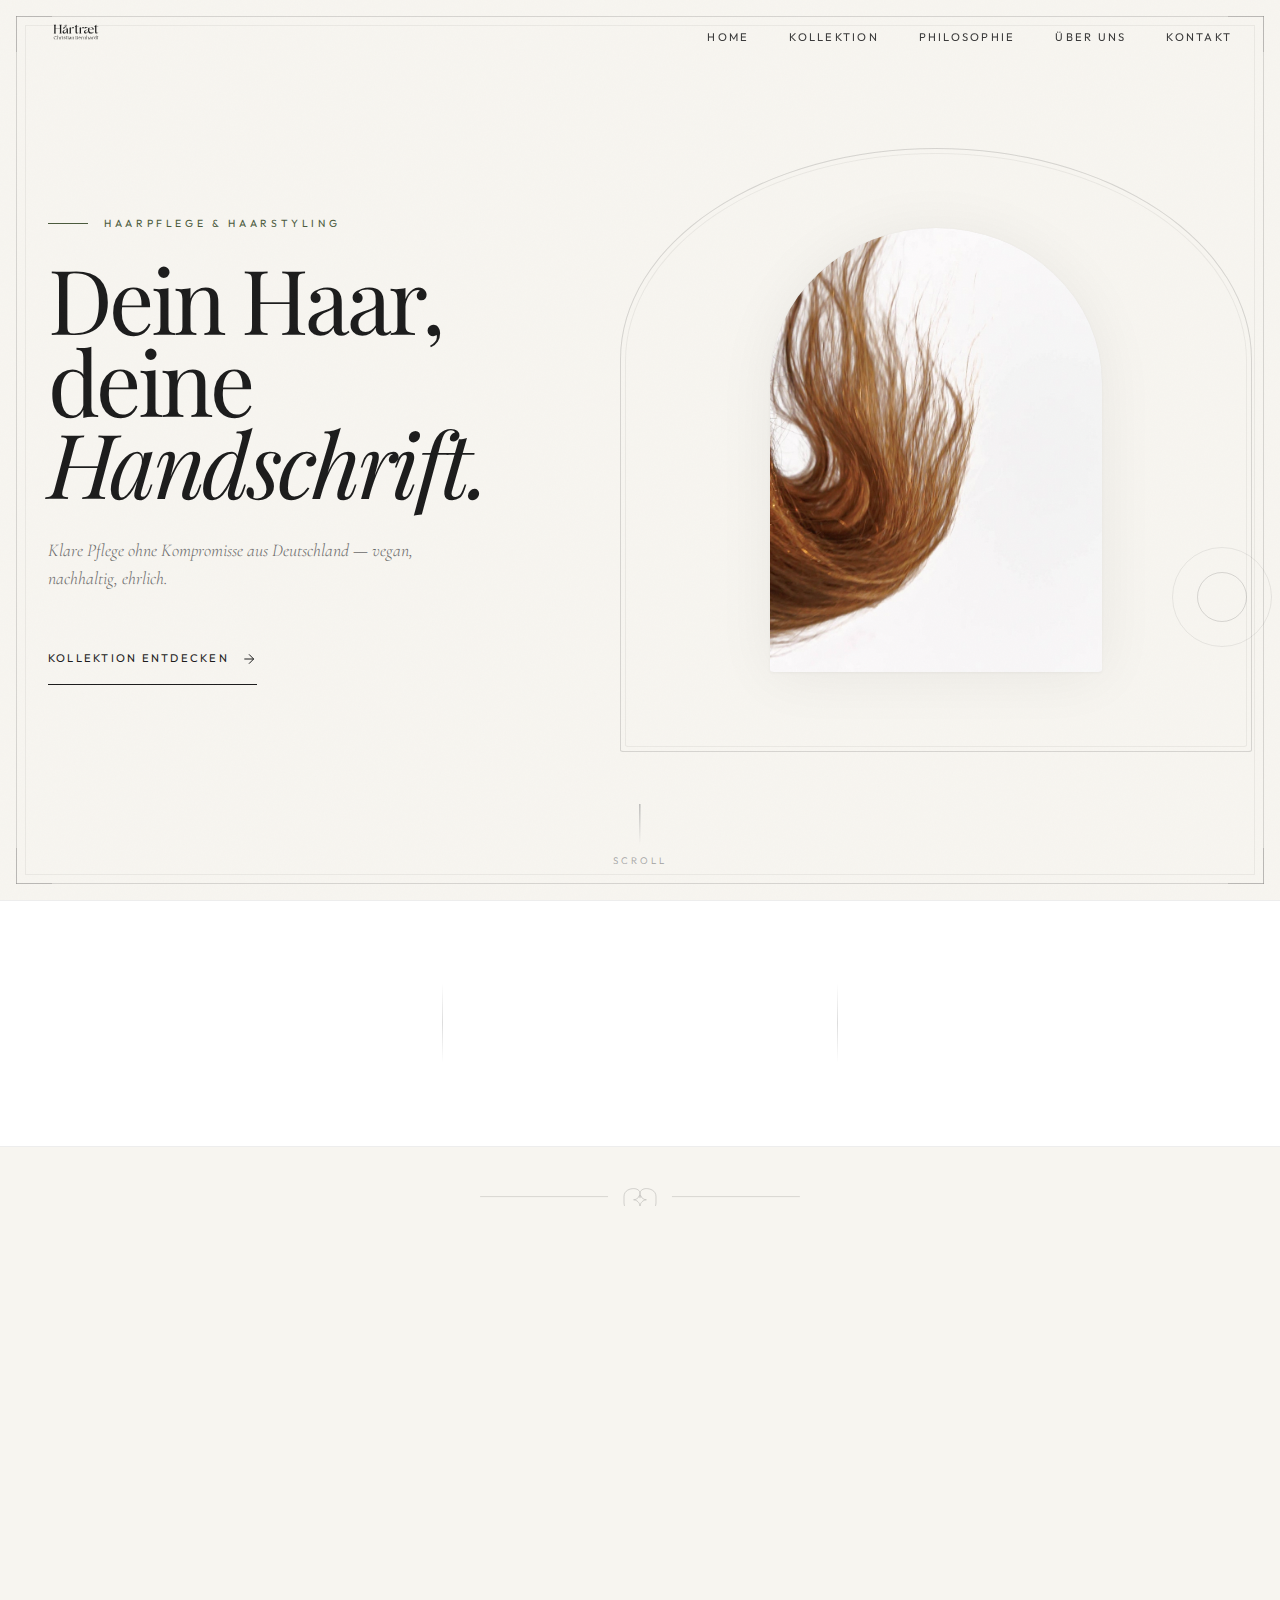
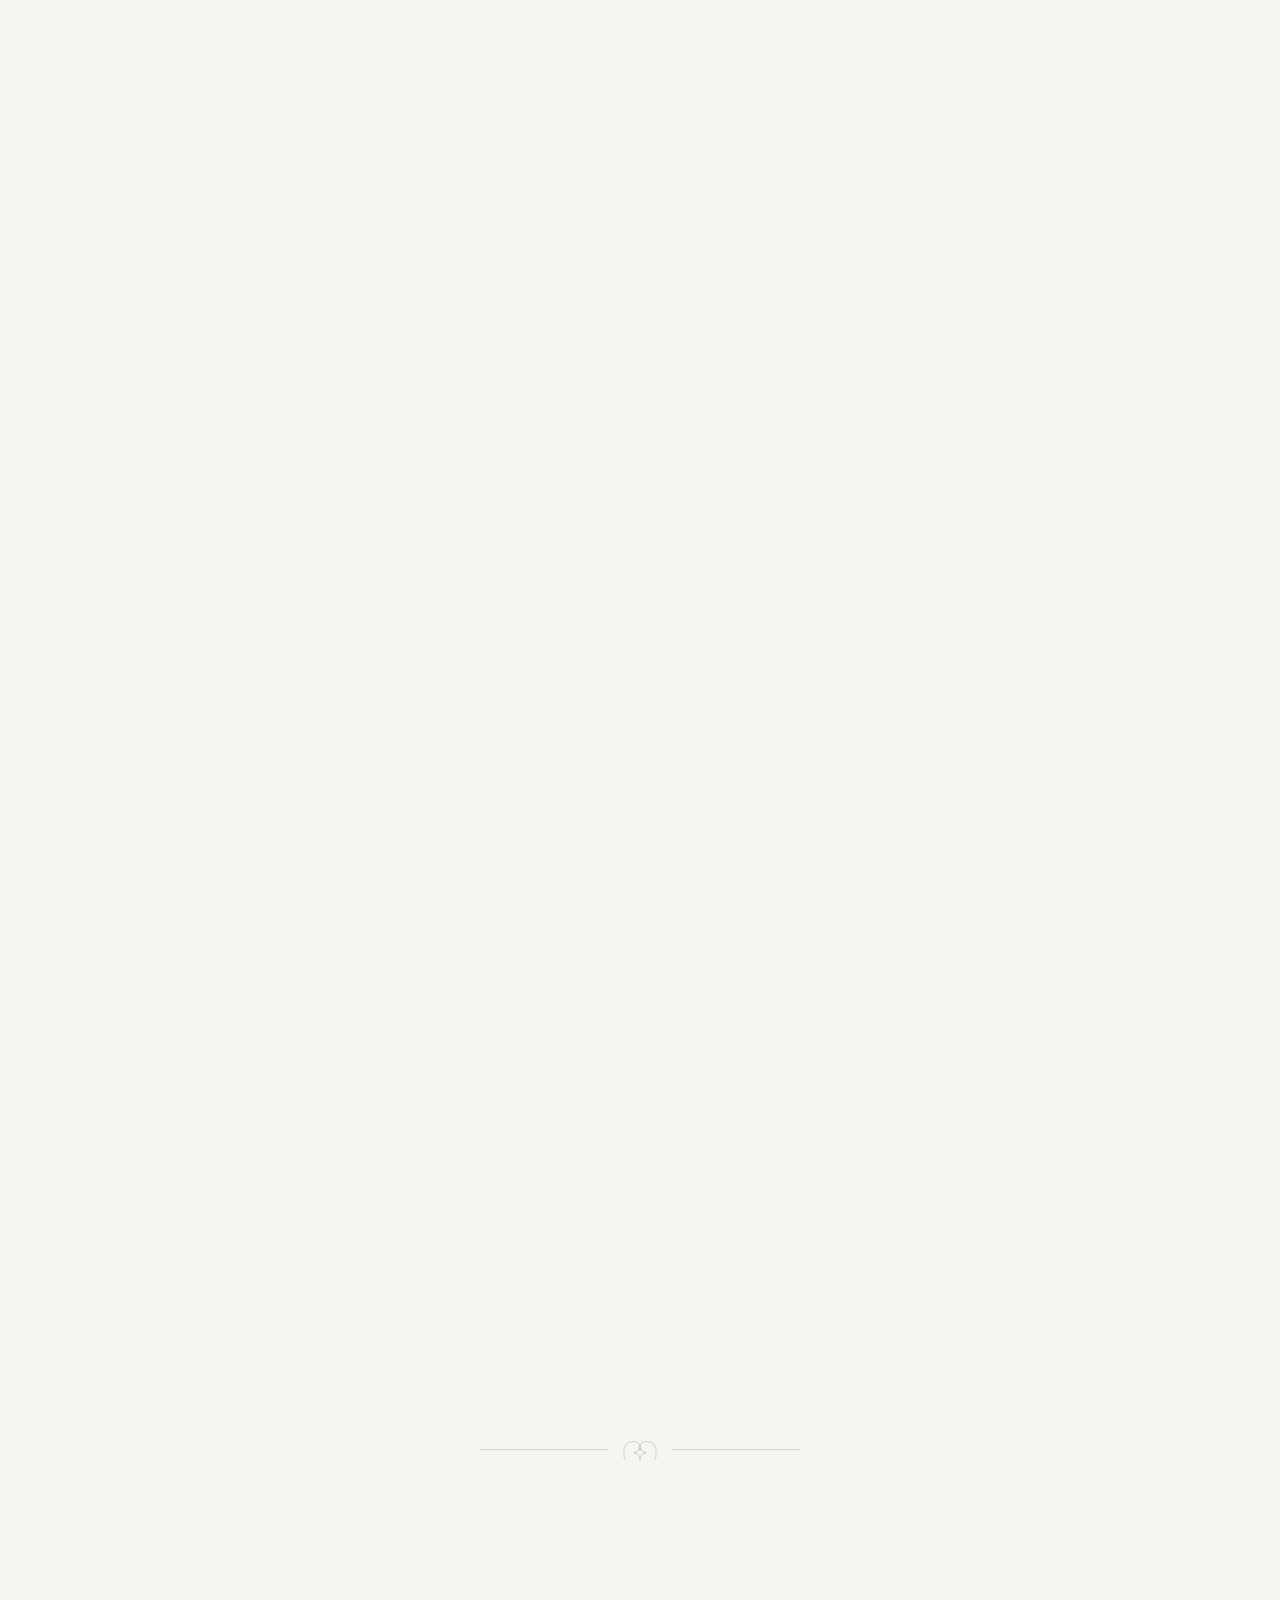
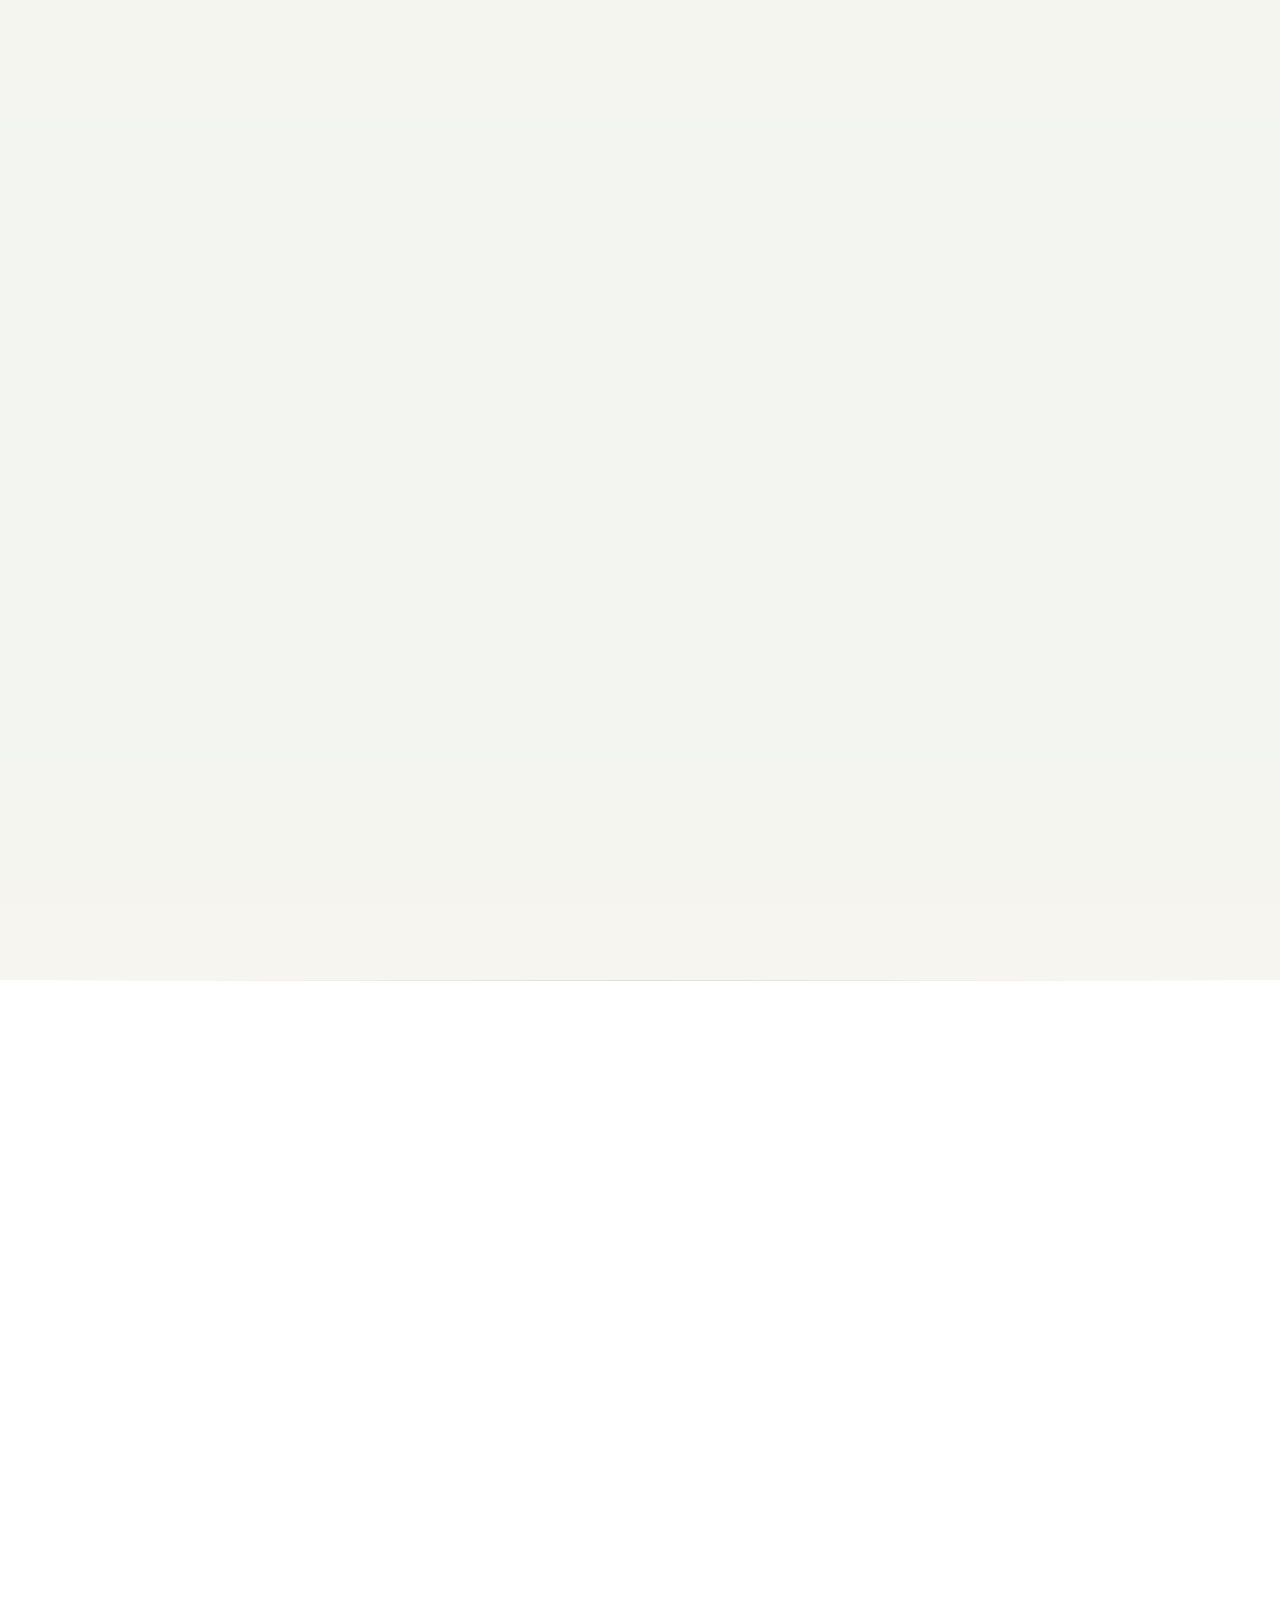
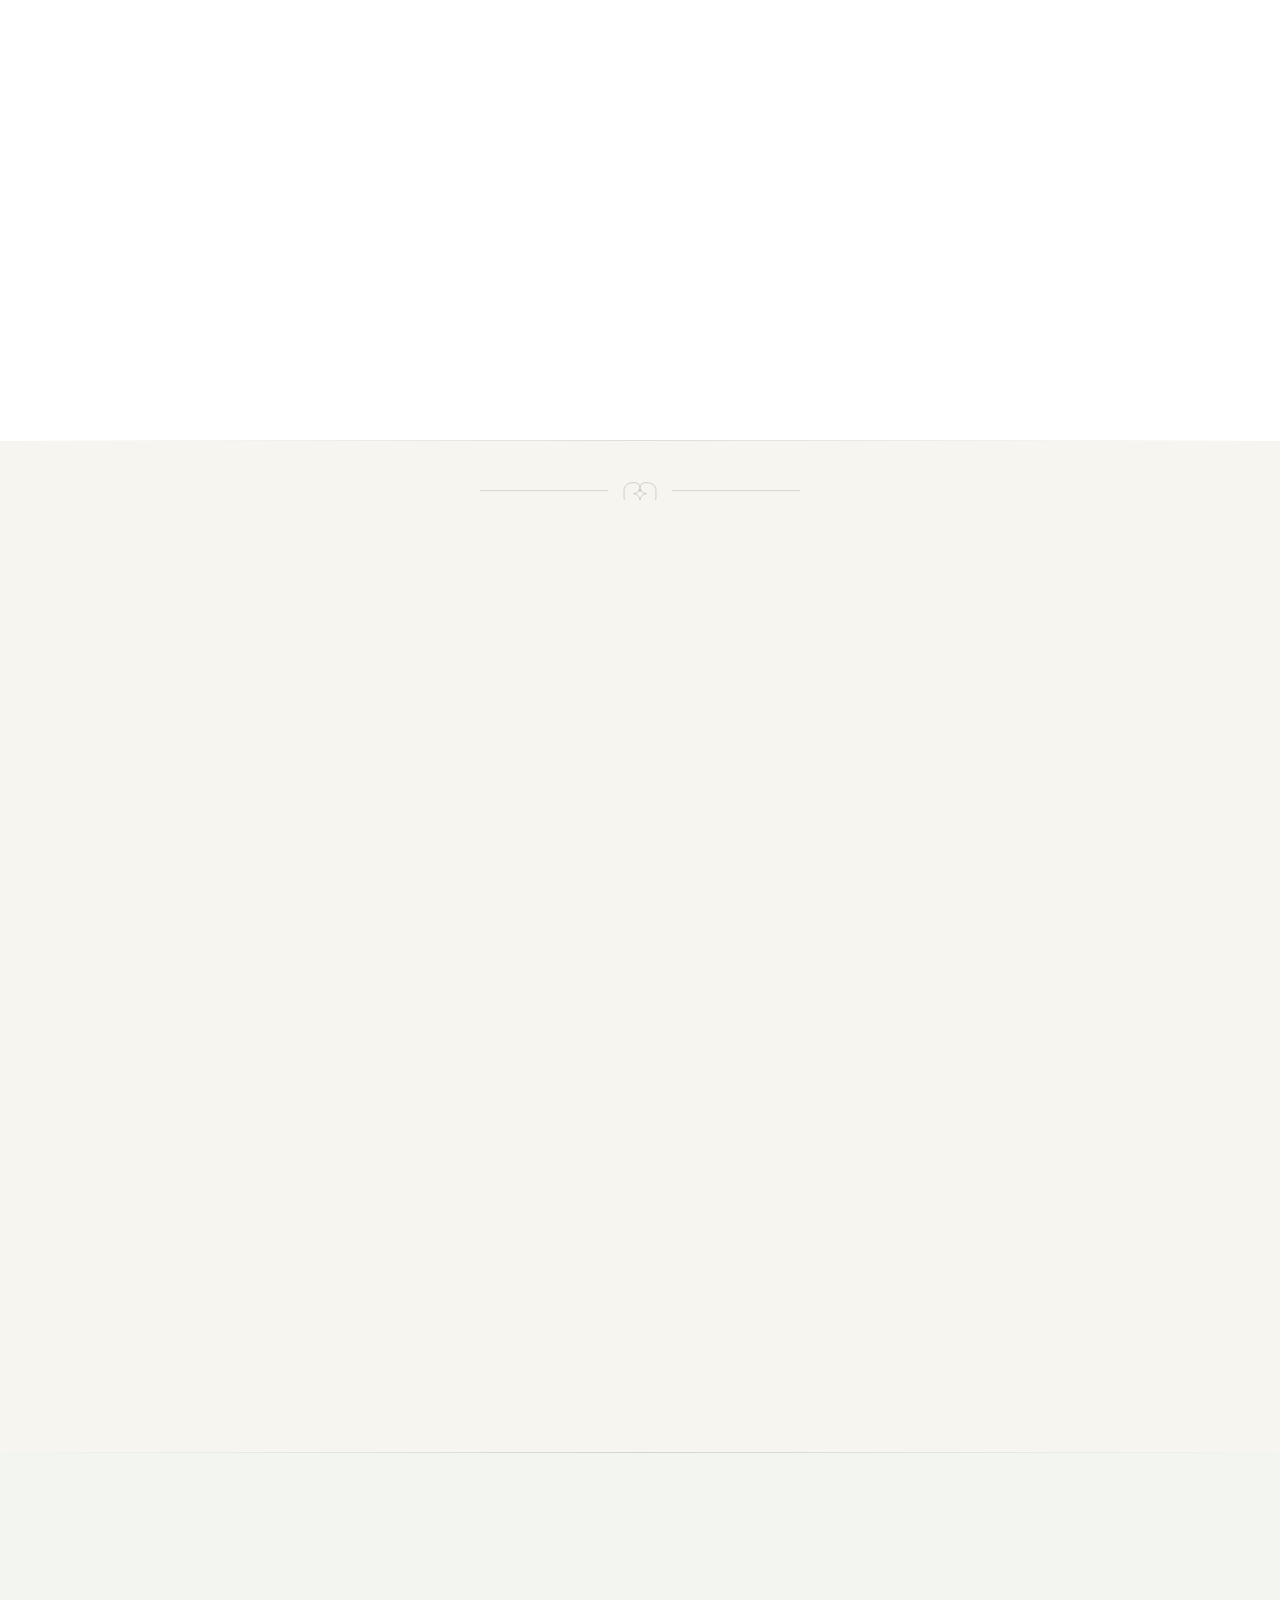
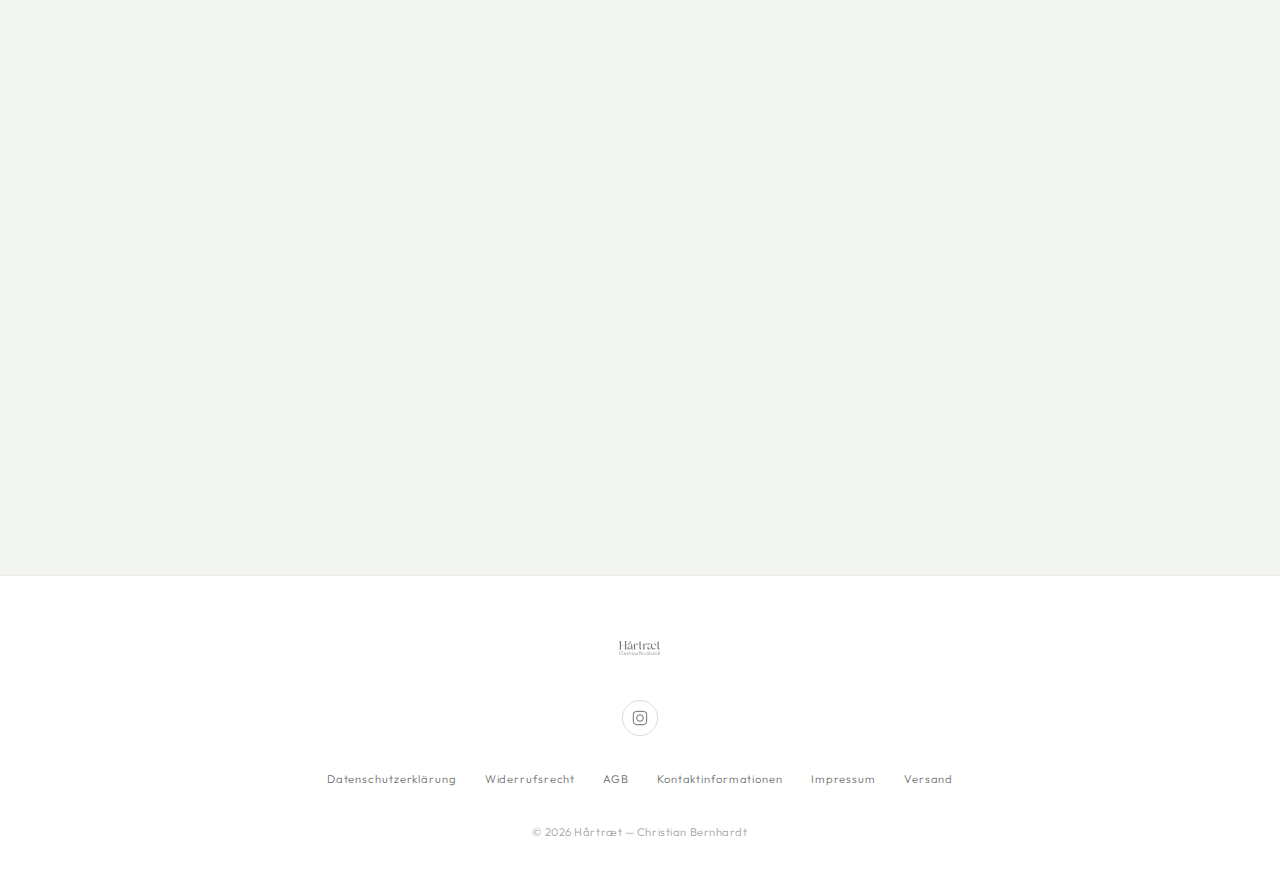
<file: v3/index.html>
<!DOCTYPE html>
<html lang="de">
<head>
  <meta charset="UTF-8">
  <meta name="viewport" content="width=device-width, initial-scale=1.0">
  <title>Hårtræt — Haarpflege & Haarstyling</title>
  <meta name="description" content="Dein Haar, deine Handschrift. Hårtræt steht für klare Pflege ohne Kompromisse aus Deutschland.">
  <link rel="preconnect" href="https://fonts.googleapis.com">
  <link rel="preconnect" href="https://fonts.gstatic.com" crossorigin>
  <link href="https://fonts.googleapis.com/css2?family=Playfair+Display:ital,wght@0,400;0,500;0,600;0,700;0,800;0,900;1,400;1,500;1,600;1,700&family=Cormorant+Garamond:ital,wght@0,300;0,400;0,500;0,600;1,300;1,400;1,500;1,600&family=Outfit:wght@200;300;400;500;600&display=swap" rel="stylesheet">
  <style>
    /* ═══════════════════════════════════════
       CUSTOM PROPERTIES
       ═══════════════════════════════════════ */
    :root {
      --white: #FFFFFF;
      --alabaster: #F7F5F0;
      --parchment: #F0ECE3;
      --plaster: #E8E4DB;
      --sage: #4A5A3C;
      --sage-light: #6B7D5A;
      --sage-mist: #E8EDE4;
      --sage-ghost: #F2F5F0;
      --rose: #C4A08A;
      --rose-light: #D4B8A6;
      --rose-ghost: #F5EDE8;
      --charcoal: #1C1C1C;
      --graphite: #3A3A3A;
      --stone: #6B6B6B;
      --silver: #A0A0A0;
      --border-subtle: rgba(28, 28, 28, 0.08);
      --border-medium: rgba(28, 28, 28, 0.15);
      --border-stucco: rgba(28, 28, 28, 0.06);

      --font-display: 'Playfair Display', 'Georgia', serif;
      --font-accent: 'Cormorant Garamond', 'Georgia', serif;
      --font-body: 'Outfit', 'Helvetica Neue', sans-serif;

      --ease-out: cubic-bezier(0.16, 1, 0.3, 1);
      --ease-smooth: cubic-bezier(0.25, 0.46, 0.45, 0.94);
      --container: 1340px;
      --gutter: clamp(24px, 5vw, 48px);
      --section-gap: clamp(100px, 12vw, 180px);
    }

    /* ═══════════════════════════════════════
       RESET & BASE
       ═══════════════════════════════════════ */
    *, *::before, *::after { margin: 0; padding: 0; box-sizing: border-box; }

    html {
      scroll-behavior: smooth;
      font-size: 16px;
      -webkit-font-smoothing: antialiased;
      -moz-osx-font-smoothing: grayscale;
    }

    body {
      font-family: var(--font-body);
      font-weight: 300;
      color: var(--charcoal);
      background: var(--alabaster);
      line-height: 1.7;
      overflow-x: hidden;
    }

    img { max-width: 100%; height: auto; display: block; }
    a { color: inherit; text-decoration: none; }
    button { font-family: inherit; cursor: pointer; border: none; background: none; }

    ::selection { background: var(--sage); color: var(--white); }

    /* ═══════════════════════════════════════
       STUCCO TEXTURE OVERLAY
       ═══════════════════════════════════════ */
    body::before {
      content: '';
      position: fixed;
      inset: 0;
      pointer-events: none;
      z-index: 9998;
      opacity: 0.022;
      background-image: url("data:image/svg+xml,%3Csvg viewBox='0 0 512 512' xmlns='http://www.w3.org/2000/svg'%3E%3Cfilter id='n'%3E%3CfeTurbulence type='fractalNoise' baseFrequency='0.65' numOctaves='5' stitchTiles='stitch'/%3E%3C/filter%3E%3Crect width='100%25' height='100%25' filter='url(%23n)' opacity='1'/%3E%3C/svg%3E");
      background-repeat: repeat;
      background-size: 512px 512px;
    }

    .container {
      max-width: var(--container);
      margin: 0 auto;
      padding: 0 var(--gutter);
    }

    /* ═══════════════════════════════════════
       SCROLL REVEAL SYSTEM
       ═══════════════════════════════════════ */
    .reveal {
      opacity: 0;
      transform: translateY(40px);
      transition: opacity 1s var(--ease-out), transform 1s var(--ease-out);
    }
    .reveal.visible {
      opacity: 1;
      transform: translateY(0);
    }
    .reveal-d1 { transition-delay: 0.1s; }
    .reveal-d2 { transition-delay: 0.2s; }
    .reveal-d3 { transition-delay: 0.3s; }
    .reveal-d4 { transition-delay: 0.4s; }
    .reveal-d5 { transition-delay: 0.5s; }
    .reveal-d6 { transition-delay: 0.6s; }

    /* ═══════════════════════════════════════
       STUCCO DECORATIVE ELEMENTS
       ═══════════════════════════════════════ */
    .stucco-frame {
      position: relative;
      border: 1px solid var(--border-medium);
      padding: 3px;
    }
    .stucco-frame::before {
      content: '';
      position: absolute;
      inset: 6px;
      border: 1px solid var(--border-subtle);
      pointer-events: none;
    }

    .stucco-corner {
      position: absolute;
      width: 36px;
      height: 36px;
    }
    .stucco-corner::before,
    .stucco-corner::after {
      content: '';
      position: absolute;
      background: var(--border-medium);
    }
    .stucco-corner::before { width: 36px; height: 1px; }
    .stucco-corner::after { width: 1px; height: 36px; }
    .stucco-corner.tl { top: -1px; left: -1px; }
    .stucco-corner.tl::before { top: 0; left: 0; }
    .stucco-corner.tl::after { top: 0; left: 0; }
    .stucco-corner.tr { top: -1px; right: -1px; }
    .stucco-corner.tr::before { top: 0; right: 0; }
    .stucco-corner.tr::after { top: 0; right: 0; }
    .stucco-corner.bl { bottom: -1px; left: -1px; }
    .stucco-corner.bl::before { bottom: 0; left: 0; }
    .stucco-corner.bl::after { bottom: 0; left: 0; }
    .stucco-corner.br { bottom: -1px; right: -1px; }
    .stucco-corner.br::before { bottom: 0; right: 0; }
    .stucco-corner.br::after { bottom: 0; right: 0; }

    .rosette {
      display: flex;
      align-items: center;
      justify-content: center;
      gap: 24px;
      padding: 48px 0;
    }
    .rosette::before, .rosette::after {
      content: '';
      flex: 1;
      max-width: 200px;
      height: 1px;
      background: linear-gradient(90deg, transparent, var(--border-medium), transparent);
    }
    .rosette-icon {
      width: 20px;
      height: 20px;
      border: 1px solid var(--border-medium);
      transform: rotate(45deg);
      position: relative;
    }
    .rosette-icon::before {
      content: '';
      position: absolute;
      inset: 3px;
      border: 1px solid var(--border-subtle);
    }

    /* SVG flourish divider variant */
    .flourish-divider {
      display: flex;
      align-items: center;
      justify-content: center;
      padding: 40px 0;
      opacity: 0.35;
    }
    .flourish-divider svg {
      width: clamp(180px, 30vw, 320px);
      height: auto;
    }

    /* ═══════════════════════════════════════
       NAVIGATION
       ═══════════════════════════════════════ */
    .nav {
      position: fixed;
      top: 0;
      left: 0;
      width: 100%;
      z-index: 1000;
      padding: 0 var(--gutter);
      transition: background 0.5s ease, box-shadow 0.5s ease, backdrop-filter 0.5s ease;
    }
    .nav.scrolled {
      background: rgba(247, 245, 240, 0.92);
      backdrop-filter: blur(24px);
      -webkit-backdrop-filter: blur(24px);
      box-shadow: 0 1px 0 var(--border-subtle);
    }
    .nav-inner {
      max-width: var(--container);
      margin: 0 auto;
      display: flex;
      align-items: center;
      justify-content: space-between;
      height: 72px;
    }
    .nav-logo svg {
      height: 26px;
      width: auto;
      fill: var(--charcoal);
      transition: opacity 0.3s ease;
    }
    .nav-logo:hover svg { opacity: 0.6; }
    .nav-links {
      display: flex;
      align-items: center;
      gap: 40px;
      list-style: none;
    }
    .nav-links a {
      font-family: var(--font-body);
      font-size: 0.7rem;
      font-weight: 400;
      letter-spacing: 0.2em;
      text-transform: uppercase;
      color: var(--graphite);
      transition: color 0.3s ease;
      position: relative;
    }
    .nav-links a::after {
      content: '';
      position: absolute;
      bottom: -3px;
      left: 0;
      width: 0;
      height: 1px;
      background: var(--sage);
      transition: width 0.4s var(--ease-out);
    }
    .nav-links a:hover { color: var(--sage); }
    .nav-links a:hover::after { width: 100%; }

    .nav-burger {
      display: none;
      flex-direction: column;
      gap: 5px;
      padding: 8px;
    }
    .nav-burger span {
      display: block;
      width: 22px;
      height: 1px;
      background: var(--charcoal);
      transition: transform 0.3s ease, opacity 0.3s ease;
    }
    .nav-burger.active span:nth-child(1) { transform: translateY(6px) rotate(45deg); }
    .nav-burger.active span:nth-child(2) { opacity: 0; }
    .nav-burger.active span:nth-child(3) { transform: translateY(-6px) rotate(-45deg); }

    .nav-mobile {
      display: none;
      position: fixed;
      inset: 0;
      background: var(--alabaster);
      z-index: 999;
      flex-direction: column;
      align-items: center;
      justify-content: center;
      gap: 32px;
    }
    .nav-mobile.open { display: flex; }
    .nav-mobile a {
      font-family: var(--font-display);
      font-size: 2rem;
      font-weight: 400;
      color: var(--charcoal);
      letter-spacing: -0.02em;
    }

    /* ═══════════════════════════════════════
       HERO SECTION
       ═══════════════════════════════════════ */
    .hero {
      position: relative;
      min-height: 100vh;
      min-height: 100dvh;
      display: flex;
      align-items: center;
      overflow: hidden;
      background: var(--alabaster);
    }

    /* Stucco viewport frame */
    .hero-frame {
      position: absolute;
      inset: 16px;
      border: 1px solid var(--border-medium);
      pointer-events: none;
      z-index: 5;
    }
    .hero-frame::before {
      content: '';
      position: absolute;
      inset: 8px;
      border: 1px solid var(--border-stucco);
    }

    .hero-content {
      position: relative;
      z-index: 4;
      display: grid;
      grid-template-columns: 1fr 1fr;
      gap: 0;
      width: 100%;
      max-width: var(--container);
      margin: 0 auto;
      padding: 0 var(--gutter);
      min-height: 100vh;
      min-height: 100dvh;
      align-items: center;
    }

    .hero-text {
      padding-right: clamp(20px, 4vw, 80px);
    }

    .hero-eyebrow {
      font-family: var(--font-body);
      font-size: 0.65rem;
      font-weight: 400;
      letter-spacing: 0.35em;
      text-transform: uppercase;
      color: var(--sage);
      margin-bottom: 24px;
      display: flex;
      align-items: center;
      gap: 16px;
    }
    .hero-eyebrow::before {
      content: '';
      width: 40px;
      height: 1px;
      background: var(--sage);
    }

    .hero-title {
      font-family: var(--font-display);
      font-size: clamp(3.2rem, 7vw, 8rem);
      font-weight: 400;
      line-height: 0.92;
      letter-spacing: -0.04em;
      color: var(--charcoal);
      margin-bottom: 32px;
    }
    .hero-title em {
      font-style: italic;
      font-weight: 400;
    }

    .hero-sub {
      font-family: var(--font-accent);
      font-size: clamp(1rem, 1.4vw, 1.3rem);
      font-weight: 300;
      font-style: italic;
      color: var(--stone);
      max-width: 400px;
      line-height: 1.6;
      margin-bottom: 40px;
    }

    .hero-cta {
      display: inline-flex;
      align-items: center;
      gap: 12px;
      font-family: var(--font-body);
      font-size: 0.7rem;
      font-weight: 400;
      letter-spacing: 0.2em;
      text-transform: uppercase;
      color: var(--charcoal);
      padding: 16px 0;
      border-bottom: 1px solid var(--charcoal);
      transition: color 0.3s ease, border-color 0.3s ease, gap 0.4s var(--ease-out);
    }
    .hero-cta:hover {
      color: var(--sage);
      border-color: var(--sage);
      gap: 20px;
    }
    .hero-cta svg { width: 16px; height: 16px; transition: transform 0.3s ease; }
    .hero-cta:hover svg { transform: translateX(4px); }

    .hero-image-wrap {
      position: relative;
      display: flex;
      justify-content: center;
      align-items: center;
      padding: 60px 0;
    }

    .hero-arch {
      position: relative;
      width: clamp(280px, 26vw, 440px);
      aspect-ratio: 3/4;
      border-radius: 50% 50% 4px 4px / 35% 35% 2px 2px;
      overflow: hidden;
      box-shadow:
        0 4px 60px rgba(0, 0, 0, 0.06),
        0 1px 3px rgba(0, 0, 0, 0.04),
        inset 0 0 0 1px var(--border-subtle);
    }
    .hero-arch img {
      width: 100%;
      height: 100%;
      object-fit: cover;
      object-position: center 20%;
    }

    /* Decorative ring around arch */
    .hero-arch-ring {
      position: absolute;
      inset: -20px;
      border-radius: 50% 50% 4px 4px / 35% 35% 2px 2px;
      border: 1px solid var(--border-medium);
      pointer-events: none;
    }
    .hero-arch-ring::before {
      content: '';
      position: absolute;
      inset: 4px;
      border-radius: inherit;
      border: 1px solid var(--border-stucco);
    }

    /* Floating botanical illustration hint */
    .hero-botanical {
      position: absolute;
      right: -40px;
      bottom: 15%;
      width: 100px;
      height: 100px;
      border: 1px solid var(--border-subtle);
      border-radius: 50%;
      display: flex;
      align-items: center;
      justify-content: center;
    }
    .hero-botanical::before {
      content: '';
      width: 50px;
      height: 50px;
      border-radius: 50%;
      border: 1px solid var(--border-medium);
    }

    .hero-scroll {
      position: absolute;
      bottom: 32px;
      left: 50%;
      transform: translateX(-50%);
      z-index: 5;
      display: flex;
      flex-direction: column;
      align-items: center;
      gap: 8px;
      font-family: var(--font-body);
      font-size: 0.6rem;
      letter-spacing: 0.3em;
      text-transform: uppercase;
      color: var(--silver);
    }
    .hero-scroll-line {
      width: 1px;
      height: 40px;
      background: linear-gradient(to bottom, var(--silver), transparent);
      animation: scrollPulse 2s ease-in-out infinite;
    }
    @keyframes scrollPulse {
      0%, 100% { opacity: 1; transform: scaleY(1); }
      50% { opacity: 0.4; transform: scaleY(0.6); }
    }

    /* ═══════════════════════════════════════
       BRAND PROMISE
       ═══════════════════════════════════════ */
    .promise {
      background: var(--white);
      border-top: 1px solid var(--border-subtle);
      border-bottom: 1px solid var(--border-subtle);
      position: relative;
    }
    .promise-inner {
      max-width: var(--container);
      margin: 0 auto;
      padding: 0 var(--gutter);
      display: grid;
      grid-template-columns: 1fr auto 1fr auto 1fr;
      align-items: center;
    }
    .promise-item {
      padding: 52px 32px;
      text-align: center;
    }
    .promise-icon {
      width: 52px;
      height: 52px;
      border-radius: 50%;
      margin: 0 auto 20px;
      display: flex;
      align-items: center;
      justify-content: center;
      position: relative;
      background: var(--alabaster);
      box-shadow:
        inset 2px 2px 4px rgba(255, 255, 255, 0.9),
        inset -1px -1px 3px rgba(0, 0, 0, 0.04),
        0 1px 3px rgba(0, 0, 0, 0.03);
    }
    .promise-icon svg {
      width: 20px;
      height: 20px;
      stroke: var(--sage);
      fill: none;
      stroke-width: 1.5;
    }
    .promise-title {
      font-family: var(--font-body);
      font-size: 0.65rem;
      font-weight: 500;
      letter-spacing: 0.25em;
      text-transform: uppercase;
      color: var(--charcoal);
      margin-bottom: 8px;
    }
    .promise-desc {
      font-family: var(--font-accent);
      font-size: 0.9rem;
      font-style: italic;
      color: var(--stone);
      line-height: 1.5;
    }
    .promise-divider {
      width: 1px;
      height: 80px;
      background: linear-gradient(to bottom, transparent, var(--border-medium), transparent);
    }

    /* ═══════════════════════════════════════
       KOLLEKTION — EDITORIAL GRID
       ═══════════════════════════════════════ */
    .kollektion {
      padding: var(--section-gap) 0;
    }
    .kollektion-header {
      text-align: center;
      margin-bottom: clamp(48px, 6vw, 80px);
    }
    .section-label {
      font-family: var(--font-body);
      font-size: 0.6rem;
      font-weight: 400;
      letter-spacing: 0.4em;
      text-transform: uppercase;
      color: var(--sage);
      margin-bottom: 16px;
    }
    .section-heading {
      font-family: var(--font-display);
      font-size: clamp(2.4rem, 4.5vw, 4.5rem);
      font-weight: 400;
      letter-spacing: -0.03em;
      line-height: 1.05;
      color: var(--charcoal);
    }

    .products-grid {
      display: grid;
      grid-template-columns: repeat(12, 1fr);
      grid-template-rows: auto;
      gap: 24px;
      max-width: var(--container);
      margin: 0 auto;
      padding: 0 var(--gutter);
    }

    .product-card {
      position: relative;
      display: block;
      transition: transform 0.5s var(--ease-out);
    }
    .product-card:hover { transform: translateY(-6px); }

    .product-card:nth-child(1) { grid-column: 1 / 5; grid-row: 1; }
    .product-card:nth-child(2) { grid-column: 5 / 9; grid-row: 1; }
    .product-card:nth-child(3) { grid-column: 9 / 13; grid-row: 1; }
    .product-card:nth-child(4) { grid-column: 2 / 5; grid-row: 2; }
    .product-card:nth-child(5) { grid-column: 5 / 9; grid-row: 2; padding-top: 40px; }
    .product-card:nth-child(6) { grid-column: 9 / 12; grid-row: 2; }

    .product-image-wrap {
      position: relative;
      overflow: hidden;
      background: var(--white);
      margin-bottom: 16px;
    }

    /* Different frame styles */
    .frame-arch .product-image-wrap {
      border-radius: 200px 200px 4px 4px;
      aspect-ratio: 3/4;
    }
    .frame-rect .product-image-wrap {
      border-radius: 2px;
      aspect-ratio: 4/5;
    }
    .frame-oval .product-image-wrap {
      border-radius: 50%;
      aspect-ratio: 1;
    }
    .frame-tall .product-image-wrap {
      border-radius: 2px;
      aspect-ratio: 2/3;
    }

    .product-image-wrap img {
      width: 100%;
      height: 100%;
      object-fit: cover;
      transition: transform 0.8s var(--ease-out);
    }
    .product-card:hover .product-image-wrap img {
      transform: scale(1.04);
    }

    .product-image-wrap::after {
      content: 'Entdecken →';
      position: absolute;
      inset: 0;
      border-radius: inherit;
      box-shadow: inset 0 0 0 1px var(--border-subtle);
      pointer-events: none;
      display: flex;
      align-items: center;
      justify-content: center;
      background: rgba(74, 90, 60, 0);
      color: transparent;
      font-family: var(--font-body);
      font-size: 0.7rem;
      font-weight: 400;
      letter-spacing: 0.2em;
      text-transform: uppercase;
      transition: background 0.4s ease, color 0.4s ease;
    }
    .product-card:hover .product-image-wrap::after {
      background: rgba(28, 28, 28, 0.15);
      color: var(--white);
    }

    /* Stucco relief border on product */
    .product-image-wrap::before {
      content: '';
      position: absolute;
      inset: 8px;
      border-radius: inherit;
      border: 1px solid rgba(255,255,255,0.6);
      z-index: 2;
      pointer-events: none;
      box-shadow: 0 0 0 1px var(--border-stucco);
    }

    .product-info { padding: 0 4px; }
    .product-name {
      font-family: var(--font-display);
      font-size: 1.1rem;
      font-weight: 400;
      letter-spacing: -0.01em;
      color: var(--charcoal);
      margin-bottom: 4px;
    }
    .product-price {
      font-family: var(--font-body);
      font-size: 0.75rem;
      font-weight: 300;
      color: var(--stone);
      letter-spacing: 0.05em;
    }
    .product-num {
      position: absolute;
      top: 12px;
      left: 12px;
      z-index: 3;
      font-family: var(--font-accent);
      font-size: 0.8rem;
      font-style: italic;
      color: var(--stone);
      opacity: 0.5;
    }

    /* ═══════════════════════════════════════
       EDITORIAL SPREAD
       ═══════════════════════════════════════ */
    .editorial {
      padding: var(--section-gap) 0;
      overflow: hidden;
      background: linear-gradient(180deg, var(--alabaster) 0%, var(--sage-ghost) 30%, var(--sage-ghost) 70%, var(--alabaster) 100%);
    }
    .editorial-inner {
      max-width: var(--container);
      margin: 0 auto;
      padding: 0 var(--gutter);
      display: grid;
      grid-template-columns: 1.1fr 1fr;
      gap: clamp(40px, 6vw, 100px);
      align-items: center;
    }
    .editorial-image-wrap {
      position: relative;
    }
    .editorial-arch {
      position: relative;
      border-radius: 300px 300px 4px 4px;
      overflow: hidden;
      aspect-ratio: 3/4;
      box-shadow:
        0 20px 80px rgba(0, 0, 0, 0.07),
        0 4px 20px rgba(0, 0, 0, 0.03);
    }
    .editorial-arch img {
      width: 100%;
      height: 100%;
      object-fit: cover;
    }
    .editorial-arch-frame {
      position: absolute;
      inset: -24px;
      border-radius: 320px 320px 4px 4px;
      border: 1px solid var(--border-medium);
      pointer-events: none;
    }
    .editorial-arch-frame::before {
      content: '';
      position: absolute;
      inset: 5px;
      border-radius: inherit;
      border: 1px solid var(--border-stucco);
    }

    .editorial-text {
      position: relative;
    }
    .editorial-frame {
      border: 1px solid var(--border-medium);
      padding: clamp(32px, 4vw, 56px);
      position: relative;
    }
    .editorial-frame::before {
      content: '';
      position: absolute;
      inset: 8px;
      border: 1px solid var(--border-stucco);
      pointer-events: none;
    }

    .editorial-label {
      font-family: var(--font-body);
      font-size: 0.6rem;
      font-weight: 400;
      letter-spacing: 0.4em;
      text-transform: uppercase;
      color: var(--sage);
      margin-bottom: 24px;
    }
    .editorial-heading {
      font-family: var(--font-display);
      font-size: clamp(1.8rem, 3vw, 2.8rem);
      font-weight: 400;
      letter-spacing: -0.03em;
      line-height: 1.1;
      margin-bottom: 28px;
      color: var(--charcoal);
    }
    .editorial-body {
      font-family: var(--font-accent);
      font-size: clamp(1rem, 1.2vw, 1.15rem);
      font-weight: 300;
      line-height: 1.85;
      color: var(--graphite);
    }
    .editorial-body .drop-cap {
      font-family: var(--font-display);
      font-size: 4.8em;
      float: left;
      line-height: 0.72;
      margin-right: 14px;
      margin-top: 6px;
      color: var(--sage);
      font-weight: 400;
      opacity: 0.8;
    }

    /* ═══════════════════════════════════════
       GRÜNDER / FOUNDER
       ═══════════════════════════════════════ */
    .founder {
      padding: var(--section-gap) 0;
      background: var(--white);
      position: relative;
      overflow: hidden;
    }
    .founder::before {
      content: '';
      position: absolute;
      top: 0;
      left: 0;
      right: 0;
      height: 1px;
      background: linear-gradient(90deg, transparent, var(--border-medium), transparent);
    }
    .founder::after {
      content: '';
      position: absolute;
      bottom: 0;
      left: 0;
      right: 0;
      height: 1px;
      background: linear-gradient(90deg, transparent, var(--border-medium), transparent);
    }
    .founder-inner {
      max-width: 900px;
      margin: 0 auto;
      padding: 0 var(--gutter);
      text-align: center;
    }
    .founder-cameo {
      width: clamp(140px, 16vw, 200px);
      height: clamp(180px, 20vw, 260px);
      border-radius: 50%;
      overflow: hidden;
      margin: 0 auto 40px;
      position: relative;
      box-shadow:
        0 8px 40px rgba(0, 0, 0, 0.06),
        inset 0 0 0 1px var(--border-subtle);
    }
    .founder-cameo img {
      width: 100%;
      height: 100%;
      object-fit: cover;
      object-position: center 20%;
    }
    .founder-cameo-ring {
      position: absolute;
      inset: -14px;
      border-radius: 50%;
      border: 1px solid var(--border-medium);
    }
    .founder-cameo-ring::before {
      content: '';
      position: absolute;
      inset: 4px;
      border-radius: 50%;
      border: 1px solid var(--border-stucco);
    }
    .founder-cameo-wrap {
      position: relative;
      display: inline-block;
      margin-bottom: 40px;
    }

    .founder-name {
      font-family: var(--font-display);
      font-size: 1.6rem;
      font-weight: 400;
      letter-spacing: -0.02em;
      color: var(--charcoal);
      margin-bottom: 4px;
    }
    .founder-role {
      font-family: var(--font-body);
      font-size: 0.65rem;
      font-weight: 400;
      letter-spacing: 0.3em;
      text-transform: uppercase;
      color: var(--sage);
      margin-bottom: 40px;
    }
    .founder-quote {
      font-family: var(--font-display);
      font-size: clamp(1.3rem, 2.2vw, 2rem);
      font-weight: 400;
      font-style: italic;
      line-height: 1.4;
      letter-spacing: -0.02em;
      color: var(--charcoal);
      margin-bottom: 40px;
      position: relative;
      padding: 0 clamp(0px, 2vw, 40px);
    }
    .founder-quote::before {
      content: '\201E';
      font-family: var(--font-display);
      font-size: 4rem;
      position: absolute;
      top: -20px;
      left: clamp(-20px, -1vw, 0px);
      color: var(--rose);
      opacity: 0.5;
      line-height: 1;
    }
    .founder-bio {
      font-family: var(--font-accent);
      font-size: 1rem;
      font-weight: 300;
      line-height: 1.8;
      color: var(--stone);
      max-width: 680px;
      margin: 0 auto;
    }

    /* ═══════════════════════════════════════
       PRODUKTLINIEN — HORIZONTAL SCROLL
       ═══════════════════════════════════════ */
    .lines {
      padding: var(--section-gap) 0;
    }
    .lines-header {
      max-width: var(--container);
      margin: 0 auto clamp(40px, 5vw, 64px);
      padding: 0 var(--gutter);
      display: flex;
      align-items: flex-end;
      justify-content: space-between;
      gap: 24px;
    }
    .lines-scroll-hint {
      font-family: var(--font-body);
      font-size: 0.65rem;
      letter-spacing: 0.15em;
      text-transform: uppercase;
      color: var(--silver);
      display: flex;
      align-items: center;
      gap: 8px;
      white-space: nowrap;
    }
    .lines-scroll-hint svg { width: 20px; height: 20px; stroke: var(--silver); }

    .lines-track {
      display: flex;
      gap: 20px;
      overflow-x: auto;
      scroll-snap-type: x mandatory;
      -webkit-overflow-scrolling: touch;
      padding: 0 var(--gutter) 24px;
      scrollbar-width: none;
      -ms-overflow-style: none;
    }
    .lines-track::-webkit-scrollbar { display: none; }

    .line-card {
      flex: 0 0 clamp(220px, 22vw, 300px);
      scroll-snap-align: start;
      position: relative;
      cursor: pointer;
      transition: transform 0.4s var(--ease-out);
    }
    .line-card:hover { transform: translateY(-4px); }

    .line-card-image {
      aspect-ratio: 3/4;
      border-radius: 200px 200px 4px 4px;
      overflow: hidden;
      margin-bottom: 16px;
      position: relative;
      background: var(--white);
    }
    .line-card-image img {
      width: 100%;
      height: 100%;
      object-fit: cover;
      transition: transform 0.6s var(--ease-out);
    }
    .line-card:hover .line-card-image img { transform: scale(1.05); }
    .line-card-image::after {
      content: '';
      position: absolute;
      inset: 0;
      border-radius: inherit;
      box-shadow: inset 0 0 0 1px var(--border-subtle);
      pointer-events: none;
    }

    .line-card-name {
      font-family: var(--font-display);
      font-size: 1.2rem;
      font-weight: 400;
      text-align: center;
      letter-spacing: -0.01em;
      color: var(--charcoal);
    }

    /* ═══════════════════════════════════════
       INSTAGRAM CTA
       ═══════════════════════════════════════ */
    .instagram {
      padding: var(--section-gap) 0;
      background: var(--sage-ghost);
      position: relative;
    }
    .instagram::before {
      content: '';
      position: absolute;
      top: 0; left: 0; right: 0;
      height: 1px;
      background: linear-gradient(90deg, transparent, var(--border-medium), transparent);
    }
    .instagram-inner {
      max-width: 700px;
      margin: 0 auto;
      padding: 0 var(--gutter);
      text-align: center;
    }
    .instagram-frame {
      border: 1px solid var(--border-medium);
      padding: clamp(40px, 5vw, 72px) clamp(32px, 4vw, 60px);
      position: relative;
      background: var(--white);
    }
    .instagram-frame::before {
      content: '';
      position: absolute;
      inset: 8px;
      border: 1px solid var(--border-stucco);
      pointer-events: none;
    }
    .instagram-icon {
      width: 40px;
      height: 40px;
      margin: 0 auto 24px;
    }
    .instagram-icon svg {
      width: 100%; height: 100%;
      stroke: var(--sage);
      fill: none;
      stroke-width: 1.5;
    }
    .instagram-heading {
      font-family: var(--font-display);
      font-size: clamp(1.8rem, 3vw, 2.6rem);
      font-weight: 400;
      letter-spacing: -0.03em;
      margin-bottom: 16px;
      color: var(--charcoal);
    }
    .instagram-desc {
      font-family: var(--font-accent);
      font-size: 1.05rem;
      font-weight: 300;
      font-style: italic;
      color: var(--stone);
      line-height: 1.7;
      margin-bottom: 32px;
      max-width: 480px;
      margin-left: auto;
      margin-right: auto;
    }
    .btn-sage {
      display: inline-flex;
      align-items: center;
      gap: 10px;
      font-family: var(--font-body);
      font-size: 0.7rem;
      font-weight: 400;
      letter-spacing: 0.18em;
      text-transform: uppercase;
      color: var(--white);
      background: var(--sage);
      padding: 16px 36px;
      border: none;
      transition: background 0.3s ease, transform 0.3s ease;
    }
    .btn-sage:hover {
      background: var(--sage-light);
      transform: translateY(-1px);
    }
    .btn-sage svg { width: 14px; height: 14px; stroke: currentColor; fill: none; }

    /* ═══════════════════════════════════════
       FOOTER
       ═══════════════════════════════════════ */
    footer {
      background: var(--white);
      border-top: 1px solid var(--border-subtle);
      padding: 60px var(--gutter) 40px;
      text-align: center;
    }
    .footer-logo {
      display: inline-block;
      margin-bottom: 32px;
    }
    .footer-logo svg {
      height: 24px;
      width: auto;
      fill: var(--charcoal);
      opacity: 0.6;
    }
    .footer-links {
      display: flex;
      justify-content: center;
      flex-wrap: wrap;
      gap: 8px 28px;
      list-style: none;
      margin-bottom: 32px;
    }
    .footer-links a {
      font-family: var(--font-body);
      font-size: 0.7rem;
      font-weight: 300;
      letter-spacing: 0.08em;
      color: var(--stone);
      transition: color 0.3s ease;
    }
    .footer-links a:hover { color: var(--sage); }

    .footer-social {
      display: flex;
      justify-content: center;
      gap: 20px;
      margin-bottom: 28px;
    }
    .footer-social a {
      width: 36px;
      height: 36px;
      display: flex;
      align-items: center;
      justify-content: center;
      border-radius: 50%;
      border: 1px solid var(--border-medium);
      transition: border-color 0.3s ease, background 0.3s ease;
    }
    .footer-social a:hover {
      border-color: var(--sage);
      background: var(--sage-ghost);
    }
    .footer-social svg {
      width: 16px;
      height: 16px;
      stroke: var(--stone);
      fill: none;
      stroke-width: 1.5;
    }
    .footer-social a:hover svg { stroke: var(--sage); }

    .footer-copy {
      font-family: var(--font-body);
      font-size: 0.7rem;
      font-weight: 300;
      color: var(--silver);
      letter-spacing: 0.05em;
    }

    /* ═══════════════════════════════════════
       RESPONSIVE — TABLET
       ═══════════════════════════════════════ */
    @media (max-width: 1024px) {
      .hero-content {
        grid-template-columns: 1fr;
        text-align: center;
      }
      .hero-text {
        padding: clamp(120px, 14vh, 160px) 0 40px;
        display: flex;
        flex-direction: column;
        align-items: center;
      }
      .hero-eyebrow { justify-content: center; }
      .hero-image-wrap { justify-content: center; padding: 0 0 80px; }
      .hero-botanical { display: none; }
      .hero-sub { text-align: center; }

      .products-grid {
        grid-template-columns: repeat(6, 1fr);
      }
      .product-card:nth-child(1) { grid-column: 1 / 4; grid-row: auto; }
      .product-card:nth-child(2) { grid-column: 4 / 7; grid-row: auto; }
      .product-card:nth-child(3) { grid-column: 1 / 4; grid-row: auto; }
      .product-card:nth-child(4) { grid-column: 4 / 7; grid-row: auto; }
      .product-card:nth-child(5) { grid-column: 1 / 4; grid-row: auto; }
      .product-card:nth-child(6) { grid-column: 4 / 7; grid-row: auto; }

      .editorial-inner { grid-template-columns: 1fr; }
    }

    /* ═══════════════════════════════════════
       RESPONSIVE — MOBILE
       ═══════════════════════════════════════ */
    @media (max-width: 768px) {
      .nav-links { display: none; }
      .nav-burger { display: flex; }

      .hero-frame { inset: 8px; }
      .hero-title { font-size: clamp(2.6rem, 11vw, 4rem); }

      .promise-inner {
        grid-template-columns: 1fr;
        gap: 0;
      }
      .promise-divider {
        width: 120px;
        height: 1px;
        background: linear-gradient(90deg, transparent, var(--border-medium), transparent);
        margin: 0 auto;
      }
      .promise-item { padding: 32px 20px; }

      .products-grid {
        grid-template-columns: 1fr 1fr;
        gap: 16px;
      }
      .product-card:nth-child(1),
      .product-card:nth-child(2),
      .product-card:nth-child(3),
      .product-card:nth-child(4),
      .product-card:nth-child(5),
      .product-card:nth-child(6) {
        grid-column: auto;
        grid-row: auto;
      }
      .product-card:nth-child(1) { grid-column: 1 / 3; }

      .editorial-inner { grid-template-columns: 1fr; gap: 40px; }
      .editorial-arch { border-radius: 200px 200px 4px 4px; }

      .founder-quote { font-size: 1.2rem; }
      .founder-quote::before { font-size: 2.8rem; top: -12px; }
    }

    @media (max-width: 480px) {
      .products-grid { grid-template-columns: 1fr; }
      .product-card:nth-child(1) { grid-column: auto; }
      .frame-oval .product-image-wrap { border-radius: 200px 200px 4px 4px; aspect-ratio: 3/4; }
    }
  </style>
</head>
<body>

  <!-- ═══════ NAVIGATION ═══════ -->
  <nav class="nav" id="nav">
    <div class="nav-inner">
      <a href="#" class="nav-logo" aria-label="Hårtræt Home">
        <svg xmlns="http://www.w3.org/2000/svg" viewBox="0 0 180.46 83.46"><path d="M25.93,46.54h-7.44v-.56c1.32-.44,1.6-1.64,1.6-4.52v-17.84c0-2.88-.28-4.08-1.6-4.52v-.56h7.44v.56c-1.32.44-1.6,1.64-1.6,4.52v7.72h13.92v-7.72c0-2.88-.28-4.08-1.6-4.52v-.56h7.44v.56c-1.32.44-1.6,1.64-1.6,4.52v17.84c0,2.88.28,4.08,1.6,4.52v.56h-7.44v-.56c1.32-.44,1.6-1.64,1.6-4.52v-9.4h-13.92v9.4c0,2.88.28,4.08,1.6,4.52v.56ZM59.91,38.58c-1,4.52-3.56,8.36-7.64,8.36-2.96,0-5.44-1.88-5.44-5.24,0-4.12,3.68-5.4,8.64-6.8l4.44-1.28v-.12c0-2.64.28-5.2-3.4-6.36-2.76,2.08-5.12,3.96-6.6,3.96-1,0-1.36-.76-1.36-1.52,0-2.84,2.16-3.24,5.6-3.24,3.72,0,9.76,2.2,9.76,7.4v7.72c0,2.88.28,4.08,1.6,4.52v.56h-4c-1.04,0-1.6-.56-1.6-1.6v-6.36ZM59.91,34.9v-.72l-4.28,1.24c-1.88.52-5.08,1.56-5.08,4.88,0,2.64,1.88,3.72,3.72,3.72,3.92,0,5.6-5.52,5.64-9.12ZM81.32,26.26c-1.92,0-3.44.52-4.92,1.56-1.28.88-2.32,2.12-2.92,3.52v-4.84l-.4-.32-5.28,2.32v.56c1,.44,1.6.84,1.6,3.2v9.2c0,2.88-.28,4.08-1.6,4.52v.56h7.28v-.56c-1.32-.44-1.6-1.64-1.6-4.52v-7.96c.12-2,1.48-3.8,2.48-4.64,2.56.8,4.08,1.2,5.2,1.2,1.84,0,2.72-1.72,2.72-2.6s-1.2-1.2-2.56-1.2ZM116.3,27.46c0-.84-1.2-1.2-2.56-1.2-1.92,0-3.44.52-4.92,1.56-1.28.88-2.32,2.12-2.92,3.52v-4.84l-.4-.32-5.28,2.32v.56c1,.44,1.6.84,1.6,3.2v9.2c0,2.88-.28,4.08-1.6,4.52v.56h7.28v-.56c-1.32-.44-1.6-1.64-1.6-4.52v-7.96c.12-2,1.48-3.8,2.48-4.64,2.56.8,4.08,1.2,5.2,1.2,1.84,0,2.72-1.72,2.72-2.6ZM151.24,30.93v9.96c0,4.32,1.44,6.04,4.16,6.04,2.4,0,4.44-1.6,6.56-4.04l-.4-.4c-1.32,1.64-2.68,2-3.56,2-1.76,0-2.68-1.08-2.68-3.56v-16.3h6.04l.16-.64h-6.2v-5.47h-.45l-6.19,5.47v.64h2.56v6.3ZM88.41,33.48v7.42c0,4.32,1.44,6.04,4.16,6.04,2.4,0,4.44-1.6,6.56-4.04l-.4-.4c-1.32,1.64-2.68,2-3.56,2-1.76,0-2.68-1.08-2.68-3.56v-16.3h6.04l.16-.64h-6.2v-5.47h-.45l-6.19,5.47v.64h2.56v8.85ZM53.43,22.5c-.12-1.03.43-1.82.6-2.07,1.08-1.56,3.93-2.62,5.29-1.34.99.92.95,2.83.13,4.03-1.29,1.87-4.4,1.9-5.47.71-.44-.49-.53-1.2-.55-1.33ZM55.22,21.76c.01.07.05.43.28.69.56.62,2.19.6,2.86-.37.43-.62.46-1.61-.06-2.09-.72-.67-2.2-.12-2.77.69-.09.13-.38.54-.31,1.08ZM147.42,40.54l.36.39c-1.84,2.8-5,6-9.64,6-1.25,0-2.54-.25-3.76-.77-2.73-1.11-5.07-3.5-5.6-7.21-.02-.13-.04-.27-.05-.41-1.03,4.42-3.58,8.12-7.59,8.12-2.96,0-5.44-1.88-5.44-5.24,0-4.12,3.68-5.4,8.64-6.8l4.44-1.28v-.12c0-2.64.28-5.2-3.4-6.36-2.76,2.08-5.12,3.96-6.6,3.96-1,0-1.36-.76-1.36-1.52,0-2.84,2.16-3.24,5.6-3.24,2.66,0,6.07,1.12,8.04,3.67,2.01-2.23,5.3-3.47,8.12-3.47,5.4,0,8.28,3.72,8.28,7.2h-15.16c-.04.44-.08.84-.08,1.28,0,1.28.19,2.47.56,3.53,1.12,3.3,3.88,5.42,7.72,5.42,2.96,0,5.24-1.28,6.92-3.15ZM132.34,32.9h11.08c-.52-3.28-2.72-5.88-5.48-5.92-3-.04-4.7,2.18-5.38,4.85h0c-.09.35-.16.71-.22,1.07ZM128.78,33.9l-4.28,1.24c-1.88.52-5.08,1.56-5.08,4.88,0,2.64,1.88,3.72,3.72,3.72,3.92,0,5.6-5.52,5.64-9.12v-.72ZM24.61,64.77c-3.15,0-4.87-2.72-4.86-5.57,0-3.09,1.86-4.69,4.27-4.69,1.8,0,3.24.92,3.83,2.3l.15-.03-.06-1.8c-.59-.38-2.1-.76-3.41-.76-3.56,0-6.05,2.39-6.05,5.62s2.23,5.24,5.71,5.24c1.7,0,3.13-.42,3.84-.82l.24-1.97h-.17c-.59,1.62-1.86,2.48-3.5,2.48ZM37.17,63v-3.12c0-1.77-.91-2.63-2.39-2.63-1.17,0-2.33.68-3.21,1.39v-5.84l-.14-.11-1.65.73v.17c.41.18.61.33.61,1.39v8.02c0,1.24-.14,1.59-.61,1.72v.2h2.39v-.2c-.47-.14-.61-.48-.61-1.72v-4.12c.77-.64,1.59-1.14,2.42-1.14,1.33,0,2,.86,2,2.44v2.82c0,1.24-.14,1.59-.61,1.72v.2h2.39v-.2c-.47-.14-.61-.48-.61-1.72ZM43.92,57.25c-.73,0-1.26.2-1.73.54-.45.33-.86.85-1.1,1.44v-1.89l-.14-.11-1.65.73v.17c.41.18.61.33.61,1.39v3.48c0,1.24-.14,1.59-.61,1.72v.2h2.39v-.2c-.47-.14-.61-.48-.61-1.72v-3.01h.02c.05-.73.59-1.57,1.03-1.89.89.26,1.48.42,1.89.42.54,0,.88-.53.88-.86,0-.26-.38-.41-.98-.41ZM48.32,55.47c0-.48-.35-.85-.83-.85s-.83.36-.83.85c0,.45.36.83.83.83s.83-.38.83-.83ZM48.17,63v-5.66l-.12-.11-1.67.73v.17c.42.18.61.33.61,1.39v3.48c0,1.24-.14,1.59-.61,1.72v.2h2.39v-.2c-.45-.14-.61-.48-.61-1.72ZM53.52,60.46c-1.2-.39-2.16-.79-2.16-1.74,0-.77.67-1.27,1.7-1.27s2.04.7,2.53,1.79l.15-.03-.06-1.54c-.47-.2-1.36-.41-2.35-.41-1.76,0-2.75.92-2.75,2.12,0,1.38,1.03,1.77,2.47,2.22,1.17.38,2.23.73,2.23,1.82,0,.85-.7,1.41-1.63,1.41-1.38-.02-2.45-.88-3.09-2.32l-.14.03.14,1.83c.5.33,1.54.7,2.75.7,1.82-.02,2.77-1.09,2.77-2.36,0-1.51-1.39-1.86-2.54-2.24ZM60.66,64.33c-.65,0-1.07-.39-1.07-1.42v-5.34h2.23l.08-.21h-2.3v-1.86h-.21l-1.94,1.86v.21h.97v5.34c0,1.57.58,2.17,1.53,2.17.89,0,1.67-.65,2.32-1.39l-.14-.14c-.5.59-1.03.79-1.45.79ZM65.11,63v-5.66l-.12-.11-1.67.73v.17c.42.18.61.33.61,1.39v3.48c0,1.24-.14,1.59-.61,1.72v.2h2.39v-.2c-.45-.14-.61-.48-.61-1.72ZM63.6,55.47c0,.45.36.83.83.83s.83-.38.83-.83c0-.48-.35-.85-.83-.85s-.83.36-.83.85ZM74.27,64.72v.2h-1.32c-.3,0-.45-.17-.45-.45v-2.72c-.47,1.86-1.74,3.33-3.24,3.33-1.12,0-2.12-.68-2.12-1.98,0-1.57,1.59-2.16,3.39-2.66l1.97-.53c-.08-1.47-.83-2.15-2.12-2.15-.91,0-1.79.42-2.54,1.35l-.14-.12c.86-1.07,1.97-1.72,3.28-1.72,1.83,0,2.68,1.01,2.68,2.72v3.03c0,1.24.14,1.59.61,1.72ZM72.5,60.09l-1.91.51c-1.12.32-2.33.82-2.32,2.06,0,.98.68,1.51,1.54,1.51,1.62,0,2.66-2.04,2.68-3.63v-.45ZM83.19,63v-3.12c0-1.77-.91-2.63-2.39-2.63-1.17,0-2.33.68-3.21,1.39v-1.3l-.12-.11-1.67.73v.17c.42.18.61.33.61,1.39v3.48c0,1.24-.14,1.59-.61,1.72v.2h2.39v-.2c-.45-.14-.61-.48-.61-1.72v-4.12c.77-.64,1.59-1.14,2.42-1.14,1.33,0,2,.86,2,2.44v2.82c0,1.24-.14,1.59-.61,1.72v.2h2.39v-.2c-.47-.14-.61-.48-.61-1.72ZM96.57,61.44c.03,1.7-1.24,3.48-4.92,3.48h-3.09v-.2c.45-.14.61-.48.61-1.72v-6.75c0-1.24-.15-1.59-.61-1.73v-.2h3.54c2.33,0,3.28.77,3.28,2,0,1.03-.67,1.97-2.39,2.29,2.47.12,3.56,1.35,3.57,2.83ZM90.41,58.58h1.41c1.5,0,2.19-.88,2.19-1.98,0-1.26-.89-2.04-2.45-2.04h-1.15v4.03ZM95.19,61.82c0-1.74-.97-3.01-3.24-3.01h-1.54v4.57c0,1.09.14,1.32.79,1.32h.59c2.47,0,3.41-1.2,3.41-2.88ZM105.31,62.8l.14.14c-.77,1.06-1.95,2.13-3.57,2.13s-3.59-1.21-3.59-3.71,1.86-4.12,3.98-4.12c1.91,0,3.01,1.24,3.06,2.68h-5.92c-.03.23-.05.45-.05.7,0,2.07,1.29,3.5,3.25,3.5,1.17,0,2-.53,2.69-1.32ZM99.45,59.73h4.66c-.15-1.01-.97-2.21-2.35-2.21-1.29-.01-2.07.94-2.32,2.21ZM111.51,57.25c-.73,0-1.26.2-1.73.54-.45.33-.86.85-1.1,1.44v-1.89l-.14-.11-1.65.73v.17c.41.18.61.33.61,1.39v3.48c0,1.24-.14,1.59-.61,1.72v.2h2.39v-.2c-.47-.14-.61-.48-.61-1.72v-3.01h.02c.05-.73.59-1.57,1.03-1.89.89.26,1.48.42,1.89.42.54,0,.88-.53.88-.86,0-.26-.38-.41-.98-.41ZM121.36,63v-3.12c0-1.77-.91-2.63-2.39-2.63-1.17,0-2.33.68-3.21,1.39v-1.3l-.12-.11-1.67.73v.17c.42.18.61.33.61,1.39v3.48c0,1.24-.14,1.59-.61,1.72v.2h2.39v-.2c-.45-.14-.61-.48-.61-1.72v-4.12c.77-.64,1.59-1.14,2.42-1.14,1.33,0,2,.86,2,2.44v2.82c0,1.24-.14,1.59-.61,1.72v.2h2.39v-.2c-.47-.14-.61-.48-.61-1.72ZM130.85,63v-3.12c0-1.77-.91-2.63-2.39-2.63-1.17,0-2.33.68-3.21,1.39v-5.84l-.14-.11-1.65.73v.17c.41.18.61.33.61,1.39v8.02c0,1.24-.14,1.59-.61,1.72v.2h2.39v-.2c-.47-.14-.61-.48-.61-1.72v-4.12c.77-.64,1.59-1.14,2.42-1.14,1.33,0,2,.86,2,2.44v2.82c0,1.24-.14,1.59-.61,1.72v.2h2.39v-.2c-.47-.14-.61-.48-.61-1.72ZM139.89,64.72v.2h-1.32c-.3,0-.45-.17-.45-.45v-2.72c-.47,1.86-1.74,3.33-3.24,3.33-1.12,0-2.12-.68-2.12-1.98,0-1.57,1.59-2.16,3.39-2.66l1.97-.53c-.08-1.47-.83-2.15-2.12-2.15-.91,0-1.79.42-2.54,1.35l-.14-.12c.86-1.07,1.97-1.72,3.28-1.72,1.83,0,2.68,1.01,2.68,2.72v3.03c0,1.24.14,1.59.61,1.72ZM138.12,60.09l-1.91.51c-1.12.32-2.33.82-2.32,2.06,0,.98.68,1.51,1.54,1.51,1.62,0,2.66-2.04,2.68-3.63v-.45ZM146.04,57.25c-.73,0-1.26.2-1.73.54-.45.33-.86.85-1.1,1.44v-1.89l-.14-.11-1.65.73v.17c.41.18.61.33.61,1.39v3.48c0,1.24-.14,1.59-.61,1.72v.2h2.39v-.2c-.47-.14-.61-.48-.61-1.72v-3.01h.02c.05-.73.59-1.57,1.03-1.89.89.26,1.48.42,1.89.42.54,0,.88-.53.88-.86,0-.26-.38-.41-.98-.41ZM155.79,64.72v.2h-1.33c-.29,0-.45-.17-.45-.45v-.86c-.74.77-1.68,1.5-2.75,1.48-1.88-.01-3.35-1.63-3.35-3.77s1.44-4.04,4.04-4.06c.83,0,1.53.26,2.06.59v-2.88c0-1.06-.2-1.21-.61-1.39v-.17l1.67-.73.12.11v10.2c0,1.24.14,1.59.61,1.72ZM154,59.62c-.14-.98-1.26-2.07-2.53-2.07-1.6,0-2.44,1.26-2.44,2.86,0,1.77.83,3.94,2.89,3.94.79,0,1.48-.41,2.07-1.01v-3.71ZM160.19,64.33c-.65,0-1.07-.39-1.07-1.42v-5.34h2.23l.08-.21h-2.3v-1.86h-.21l-1.94,1.86v.21h.97v5.34c0,1.57.58,2.17,1.53,2.17.89,0,1.67-.65,2.32-1.39l-.14-.14c-.5.59-1.03.79-1.45.79Z"/></svg>
      </a>
      <ul class="nav-links">
        <li><a href="#">Home</a></li>
        <li><a href="#kollektion">Kollektion</a></li>
        <li><a href="#philosophie">Philosophie</a></li>
        <li><a href="#gruender">Über uns</a></li>
        <li><a href="#kontakt">Kontakt</a></li>
      </ul>
      <button class="nav-burger" id="burger" aria-label="Menü öffnen">
        <span></span><span></span><span></span>
      </button>
    </div>
  </nav>

  <!-- Mobile nav -->
  <div class="nav-mobile" id="mobileNav">
    <a href="#" onclick="closeMobile()">Home</a>
    <a href="#kollektion" onclick="closeMobile()">Kollektion</a>
    <a href="#philosophie" onclick="closeMobile()">Philosophie</a>
    <a href="#gruender" onclick="closeMobile()">Über uns</a>
    <a href="#kontakt" onclick="closeMobile()">Kontakt</a>
  </div>

  <!-- ═══════ HERO ═══════ -->
  <section class="hero">
    <div class="hero-frame">
      <span class="stucco-corner tl"></span>
      <span class="stucco-corner tr"></span>
      <span class="stucco-corner bl"></span>
      <span class="stucco-corner br"></span>
    </div>

    <div class="hero-content">
      <div class="hero-text">
        <div class="hero-eyebrow reveal">Haarpflege &amp; Haarstyling</div>
        <h1 class="hero-title reveal reveal-d1">Dein Haar,<br>deine <em>Handschrift.</em></h1>
        <p class="hero-sub reveal reveal-d2">Klare Pflege ohne Kompromisse aus Deutschland — vegan, nachhaltig, ehrlich.</p>
        <a href="#kollektion" class="hero-cta reveal reveal-d3">
          Kollektion entdecken
          <svg viewBox="0 0 24 24" fill="none" stroke="currentColor" stroke-width="1.5"><path d="M5 12h14M12 5l7 7-7 7"/></svg>
        </a>
      </div>

      <div class="hero-image-wrap reveal reveal-d2">
        <div class="hero-arch-ring"></div>
        <div class="hero-arch">
          <img src="images/Studio-Fotosession-151.jpg" alt="Hårtræt Produkte" loading="eager">
        </div>
        <div class="hero-botanical"></div>
      </div>
    </div>

    <div class="hero-scroll">
      <div class="hero-scroll-line"></div>
      Scroll
    </div>
  </section>

  <!-- ═══════ BRAND PROMISE ═══════ -->
  <section class="promise">
    <div class="promise-inner">
      <div class="promise-item reveal">
        <div class="promise-icon">
          <svg viewBox="0 0 24 24"><path d="M12 2C6.48 2 2 6.48 2 12s4.48 10 10 10 10-4.48 10-10S17.52 2 12 2z" stroke-linecap="round"/><path d="M8 12l2.5 2.5L16 9" stroke-linecap="round" stroke-linejoin="round"/></svg>
        </div>
        <div class="promise-title">100% Vegan</div>
        <div class="promise-desc">Keine tierischen Inhaltsstoffe,<br>nicht an Tieren getestet</div>
      </div>
      <div class="promise-divider"></div>
      <div class="promise-item reveal reveal-d1">
        <div class="promise-icon">
          <svg viewBox="0 0 24 24"><path d="M21 12a9 9 0 11-6.219-8.56" stroke-linecap="round"/><path d="M12 8v4l3 3" stroke-linecap="round" stroke-linejoin="round"/></svg>
        </div>
        <div class="promise-title">Nachhaltig verpackt</div>
        <div class="promise-desc">Verpackung 100% recycelt</div>
      </div>
      <div class="promise-divider"></div>
      <div class="promise-item reveal reveal-d2">
        <div class="promise-icon">
          <svg viewBox="0 0 24 24"><path d="M12 22s8-4 8-10V5l-8-3-8 3v7c0 6 8 10 8 10z" stroke-linecap="round" stroke-linejoin="round"/></svg>
        </div>
        <div class="promise-title">Kompromisslos rein</div>
        <div class="promise-desc">Ohne Silikone, ohne<br>Sodium Laureth Sulfate</div>
      </div>
    </div>
  </section>

  <!-- ═══════ FLOURISH ═══════ -->
  <div class="flourish-divider">
    <svg viewBox="0 0 400 24" fill="none" xmlns="http://www.w3.org/2000/svg">
      <path d="M0 12h160" stroke="#1C1C1C" stroke-width="0.5"/>
      <path d="M240 12h160" stroke="#1C1C1C" stroke-width="0.5"/>
      <path d="M180 12c0-8 8-10 12-10s8 2 8 6-4 8-8 8c4 0 8 4 8 8s-4 6-8 6-12-2-12-10z" stroke="#1C1C1C" stroke-width="0.6" fill="none"/>
      <path d="M220 12c0-8-8-10-12-10s-8 2-8 6 4 8 8 8c-4 0-8 4-8 8s4 6 8 6 12-2 12-10z" stroke="#1C1C1C" stroke-width="0.6" fill="none"/>
      <circle cx="200" cy="12" r="2" fill="#1C1C1C" fill-opacity="0.3"/>
    </svg>
  </div>

  <!-- ═══════ KOLLEKTION ═══════ -->
  <section class="kollektion" id="kollektion">
    <div class="kollektion-header reveal">
      <div class="section-label">Unsere Produkte</div>
      <h2 class="section-heading">Die Kollektion</h2>
    </div>

    <div class="products-grid">
      <a href="#" class="product-card frame-rect reveal">
        <span class="product-num">01</span>
        <div class="product-image-wrap">
          <img src="images/Feuchtigkeit_Shampoo.jpg" alt="Feuchtigkeit Shampoo" loading="lazy">
        </div>
        <div class="product-info">
          <div class="product-name">Feuchtigkeit Shampoo</div>
          <div class="product-price">€19,50</div>
        </div>
      </a>

      <a href="#" class="product-card frame-arch reveal reveal-d1">
        <span class="product-num">02</span>
        <div class="product-image-wrap">
          <img src="images/Farbkraft_Shampoo.jpg" alt="Farbkraft Shampoo" loading="lazy">
        </div>
        <div class="product-info">
          <div class="product-name">Farbkraft Shampoo</div>
          <div class="product-price">€19,50</div>
        </div>
      </a>

      <a href="#" class="product-card frame-tall reveal reveal-d2">
        <span class="product-num">03</span>
        <div class="product-image-wrap">
          <img src="images/Lockencreme.jpg" alt="Lockencreme" loading="lazy">
        </div>
        <div class="product-info">
          <div class="product-name">Lockencreme</div>
          <div class="product-price">€16,50</div>
        </div>
      </a>

      <a href="#" class="product-card frame-arch reveal reveal-d3">
        <span class="product-num">04</span>
        <div class="product-image-wrap">
          <img src="images/Mattpaste.jpg" alt="Mattpaste" loading="lazy">
        </div>
        <div class="product-info">
          <div class="product-name">Mattpaste</div>
          <div class="product-price">€12,00</div>
        </div>
      </a>

      <a href="#" class="product-card frame-arch reveal reveal-d4">
        <span class="product-num">05</span>
        <div class="product-image-wrap">
          <img src="images/Naehrend_Haaroel.jpg" alt="Nährend pflegendes Haaröl" loading="lazy">
        </div>
        <div class="product-info">
          <div class="product-name">Nährendes Haaröl</div>
          <div class="product-price">€31,50</div>
        </div>
      </a>

      <a href="#" class="product-card frame-rect reveal reveal-d5">
        <span class="product-num">06</span>
        <div class="product-image-wrap">
          <img src="images/Haarfluid.jpg" alt="Haarfluid" loading="lazy">
        </div>
        <div class="product-info">
          <div class="product-name">Haarfluid</div>
          <div class="product-price">€25,00</div>
        </div>
      </a>
    </div>
  </section>

  <!-- ═══════ FLOURISH ═══════ -->
  <div class="flourish-divider">
    <svg viewBox="0 0 400 24" fill="none" xmlns="http://www.w3.org/2000/svg">
      <path d="M0 12h160" stroke="#1C1C1C" stroke-width="0.5"/>
      <path d="M240 12h160" stroke="#1C1C1C" stroke-width="0.5"/>
      <path d="M180 12c0-8 8-10 12-10s8 2 8 6-4 8-8 8c4 0 8 4 8 8s-4 6-8 6-12-2-12-10z" stroke="#1C1C1C" stroke-width="0.6" fill="none"/>
      <path d="M220 12c0-8-8-10-12-10s-8 2-8 6 4 8 8 8c-4 0-8 4-8 8s4 6 8 6 12-2 12-10z" stroke="#1C1C1C" stroke-width="0.6" fill="none"/>
      <circle cx="200" cy="12" r="2" fill="#1C1C1C" fill-opacity="0.3"/>
    </svg>
  </div>

  <!-- ═══════ EDITORIAL SPREAD ═══════ -->
  <section class="editorial" id="philosophie">
    <div class="editorial-inner">
      <div class="editorial-image-wrap reveal">
        <div class="editorial-arch-frame"></div>
        <div class="editorial-arch">
          <img src="images/Studio-Fotosession-151-2.jpg" alt="Hårtræt Atelier" loading="lazy">
        </div>
      </div>

      <div class="editorial-text reveal reveal-d2">
        <div class="editorial-frame">
          <span class="stucco-corner tl"></span>
          <span class="stucco-corner tr"></span>
          <span class="stucco-corner bl"></span>
          <span class="stucco-corner br"></span>
          <div class="editorial-label">Philosophie</div>
          <h2 class="editorial-heading">Dein Haar verdient mehr<br>als Kompromisse</h2>
          <p class="editorial-body">
            <span class="drop-cap">H</span>årtræt steht für eine neue Art der Haarpflege: klar, ehrlich, ohne Überflüssiges. Unsere Produkte sind vegan, frei von Silikonen und Sodium Laureth Sulfaten, verpackt in 100% recycelten Materialien. Hergestellt in Deutschland mit dem Anspruch, dass weniger mehr sein kann — wenn die Qualität stimmt.
          </p>
        </div>
      </div>
    </div>
  </section>

  <!-- ═══════ GRÜNDER ═══════ -->
  <section class="founder" id="gruender">
    <div class="founder-inner">
      <div class="founder-cameo-wrap reveal">
        <div class="founder-cameo-ring"></div>
        <div class="founder-cameo">
          <img src="images/founder.jpg" alt="Christian Bernhardt" loading="lazy">
        </div>
      </div>
      <div class="founder-name reveal reveal-d1">Christian Bernhardt</div>
      <div class="founder-role reveal reveal-d1">Gründer &amp; Friseurmeister</div>

      <blockquote class="founder-quote reveal reveal-d2">
        Hårtræt", Dänisch für „haarmüde". Ein Wort für den Moment, in dem man genug hat, vom Zuviel, vom Überladen, vom Immer-Mehr. Hårtræt steht für klare Pflege ohne Kompromisse aus Deutschland.
      </blockquote>

      <p class="founder-bio reveal reveal-d3">
        Erfahrener Friseurmeister, Betriebswirt und Intercoiffure spezialisierte sich als Colorist und Pflegeexperte. Neben seiner Tätigkeit in seinem eigenen Salon, engagiert er sich als Lehrlingswart und als Vorstandsmitglied der Friseurinnung Süd-Pfalz Deutsche Weinstraße. Seit 2018 betreibt er erfolgreich seinen eigenen Salon und begeistert seine Kunden mit fachlichem Know-how auf internationalem Niveau.
      </p>
    </div>
  </section>

  <!-- ═══════ FLOURISH ═══════ -->
  <div class="flourish-divider">
    <svg viewBox="0 0 400 24" fill="none" xmlns="http://www.w3.org/2000/svg">
      <path d="M0 12h160" stroke="#1C1C1C" stroke-width="0.5"/>
      <path d="M240 12h160" stroke="#1C1C1C" stroke-width="0.5"/>
      <path d="M180 12c0-8 8-10 12-10s8 2 8 6-4 8-8 8c4 0 8 4 8 8s-4 6-8 6-12-2-12-10z" stroke="#1C1C1C" stroke-width="0.6" fill="none"/>
      <path d="M220 12c0-8-8-10-12-10s-8 2-8 6 4 8 8 8c-4 0-8 4-8 8s4 6 8 6 12-2 12-10z" stroke="#1C1C1C" stroke-width="0.6" fill="none"/>
      <circle cx="200" cy="12" r="2" fill="#1C1C1C" fill-opacity="0.3"/>
    </svg>
  </div>

  <!-- ═══════ PRODUKTLINIEN ═══════ -->
  <section class="lines" id="linien">
    <div class="lines-header">
      <div>
        <div class="section-label reveal">Entdecken</div>
        <h2 class="section-heading reveal reveal-d1">Unsere Produktlinien</h2>
      </div>
      <div class="lines-scroll-hint reveal reveal-d2">
        <svg viewBox="0 0 24 24" fill="none" stroke="currentColor" stroke-width="1.5"><path d="M5 12h14M12 5l7 7-7 7"/></svg>
        Scrollen
      </div>
    </div>

    <div class="lines-track">
      <a href="#" class="line-card reveal">
        <div class="line-card-image">
          <img src="images/Feuchtigkeit_Shampoo.jpg" alt="Feuchtigkeit" loading="lazy">
        </div>
        <div class="line-card-name">Feuchtigkeit</div>
      </a>
      <a href="#" class="line-card reveal reveal-d1">
        <div class="line-card-image">
          <img src="images/Farbkraft_Shampoo.jpg" alt="Farbkraft" loading="lazy">
        </div>
        <div class="line-card-name">Farbkraft</div>
      </a>
      <a href="#" class="line-card reveal reveal-d2">
        <div class="line-card-image">
          <img src="images/Naehrend_Shampoo.jpg" alt="Nährend" loading="lazy">
        </div>
        <div class="line-card-name">Nährend</div>
      </a>
      <a href="#" class="line-card reveal reveal-d3">
        <div class="line-card-image">
          <img src="images/Volumen_Shampoo.jpg" alt="Volumen" loading="lazy">
        </div>
        <div class="line-card-name">Volumen</div>
      </a>
      <a href="#" class="line-card reveal reveal-d4">
        <div class="line-card-image">
          <img src="images/Blond_Shampoo.jpg" alt="Blond" loading="lazy">
        </div>
        <div class="line-card-name">Blond</div>
      </a>
      <a href="#" class="line-card reveal reveal-d5">
        <div class="line-card-image">
          <img src="images/Frische_Shampoo.jpg" alt="Frische" loading="lazy">
        </div>
        <div class="line-card-name">Frische</div>
      </a>
      <a href="#" class="line-card reveal reveal-d6">
        <div class="line-card-image">
          <img src="images/Mattpaste.jpg" alt="Styling" loading="lazy">
        </div>
        <div class="line-card-name">Styling</div>
      </a>
    </div>
  </section>

  <!-- ═══════ INSTAGRAM CTA ═══════ -->
  <section class="instagram" id="kontakt">
    <div class="instagram-inner reveal">
      <div class="instagram-frame">
        <span class="stucco-corner tl"></span>
        <span class="stucco-corner tr"></span>
        <span class="stucco-corner bl"></span>
        <span class="stucco-corner br"></span>
        <div class="instagram-icon">
          <svg viewBox="0 0 24 24"><rect x="2" y="2" width="20" height="20" rx="5" ry="5"/><circle cx="12" cy="12" r="5"/><line x1="17.5" y1="6.5" x2="17.51" y2="6.5"/></svg>
        </div>
        <h2 class="instagram-heading">Werde Teil von uns</h2>
        <p class="instagram-desc">Folge uns auf Instagram für Inspiration, Pflegetipps und einen Blick hinter die Kulissen.</p>
        <a href="#" class="btn-sage">
          Folge @hartraet
          <svg viewBox="0 0 24 24" stroke-width="1.5"><path d="M5 12h14M12 5l7 7-7 7"/></svg>
        </a>
      </div>
    </div>
  </section>

  <!-- ═══════ FOOTER ═══════ -->
  <footer>
    <a href="#" class="footer-logo" aria-label="Hårtræt">
      <svg xmlns="http://www.w3.org/2000/svg" viewBox="0 0 180.46 83.46"><path d="M25.93,46.54h-7.44v-.56c1.32-.44,1.6-1.64,1.6-4.52v-17.84c0-2.88-.28-4.08-1.6-4.52v-.56h7.44v.56c-1.32.44-1.6,1.64-1.6,4.52v7.72h13.92v-7.72c0-2.88-.28-4.08-1.6-4.52v-.56h7.44v.56c-1.32.44-1.6,1.64-1.6,4.52v17.84c0,2.88.28,4.08,1.6,4.52v.56h-7.44v-.56c1.32-.44,1.6-1.64,1.6-4.52v-9.4h-13.92v9.4c0,2.88.28,4.08,1.6,4.52v.56ZM59.91,38.58c-1,4.52-3.56,8.36-7.64,8.36-2.96,0-5.44-1.88-5.44-5.24,0-4.12,3.68-5.4,8.64-6.8l4.44-1.28v-.12c0-2.64.28-5.2-3.4-6.36-2.76,2.08-5.12,3.96-6.6,3.96-1,0-1.36-.76-1.36-1.52,0-2.84,2.16-3.24,5.6-3.24,3.72,0,9.76,2.2,9.76,7.4v7.72c0,2.88.28,4.08,1.6,4.52v.56h-4c-1.04,0-1.6-.56-1.6-1.6v-6.36ZM59.91,34.9v-.72l-4.28,1.24c-1.88.52-5.08,1.56-5.08,4.88,0,2.64,1.88,3.72,3.72,3.72,3.92,0,5.6-5.52,5.64-9.12ZM81.32,26.26c-1.92,0-3.44.52-4.92,1.56-1.28.88-2.32,2.12-2.92,3.52v-4.84l-.4-.32-5.28,2.32v.56c1,.44,1.6.84,1.6,3.2v9.2c0,2.88-.28,4.08-1.6,4.52v.56h7.28v-.56c-1.32-.44-1.6-1.64-1.6-4.52v-7.96c.12-2,1.48-3.8,2.48-4.64,2.56.8,4.08,1.2,5.2,1.2,1.84,0,2.72-1.72,2.72-2.6s-1.2-1.2-2.56-1.2ZM116.3,27.46c0-.84-1.2-1.2-2.56-1.2-1.92,0-3.44.52-4.92,1.56-1.28.88-2.32,2.12-2.92,3.52v-4.84l-.4-.32-5.28,2.32v.56c1,.44,1.6.84,1.6,3.2v9.2c0,2.88-.28,4.08-1.6,4.52v.56h7.28v-.56c-1.32-.44-1.6-1.64-1.6-4.52v-7.96c.12-2,1.48-3.8,2.48-4.64,2.56.8,4.08,1.2,5.2,1.2,1.84,0,2.72-1.72,2.72-2.6ZM151.24,30.93v9.96c0,4.32,1.44,6.04,4.16,6.04,2.4,0,4.44-1.6,6.56-4.04l-.4-.4c-1.32,1.64-2.68,2-3.56,2-1.76,0-2.68-1.08-2.68-3.56v-16.3h6.04l.16-.64h-6.2v-5.47h-.45l-6.19,5.47v.64h2.56v6.3ZM88.41,33.48v7.42c0,4.32,1.44,6.04,4.16,6.04,2.4,0,4.44-1.6,6.56-4.04l-.4-.4c-1.32,1.64-2.68,2-3.56,2-1.76,0-2.68-1.08-2.68-3.56v-16.3h6.04l.16-.64h-6.2v-5.47h-.45l-6.19,5.47v.64h2.56v8.85ZM53.43,22.5c-.12-1.03.43-1.82.6-2.07,1.08-1.56,3.93-2.62,5.29-1.34.99.92.95,2.83.13,4.03-1.29,1.87-4.4,1.9-5.47.71-.44-.49-.53-1.2-.55-1.33ZM55.22,21.76c.01.07.05.43.28.69.56.62,2.19.6,2.86-.37.43-.62.46-1.61-.06-2.09-.72-.67-2.2-.12-2.77.69-.09.13-.38.54-.31,1.08ZM147.42,40.54l.36.39c-1.84,2.8-5,6-9.64,6-1.25,0-2.54-.25-3.76-.77-2.73-1.11-5.07-3.5-5.6-7.21-.02-.13-.04-.27-.05-.41-1.03,4.42-3.58,8.12-7.59,8.12-2.96,0-5.44-1.88-5.44-5.24,0-4.12,3.68-5.4,8.64-6.8l4.44-1.28v-.12c0-2.64.28-5.2-3.4-6.36-2.76,2.08-5.12,3.96-6.6,3.96-1,0-1.36-.76-1.36-1.52,0-2.84,2.16-3.24,5.6-3.24,2.66,0,6.07,1.12,8.04,3.67,2.01-2.23,5.3-3.47,8.12-3.47,5.4,0,8.28,3.72,8.28,7.2h-15.16c-.04.44-.08.84-.08,1.28,0,1.28.19,2.47.56,3.53,1.12,3.3,3.88,5.42,7.72,5.42,2.96,0,5.24-1.28,6.92-3.15ZM132.34,32.9h11.08c-.52-3.28-2.72-5.88-5.48-5.92-3-.04-4.7,2.18-5.38,4.85h0c-.09.35-.16.71-.22,1.07ZM128.78,33.9l-4.28,1.24c-1.88.52-5.08,1.56-5.08,4.88,0,2.64,1.88,3.72,3.72,3.72,3.92,0,5.6-5.52,5.64-9.12v-.72ZM24.61,64.77c-3.15,0-4.87-2.72-4.86-5.57,0-3.09,1.86-4.69,4.27-4.69,1.8,0,3.24.92,3.83,2.3l.15-.03-.06-1.8c-.59-.38-2.1-.76-3.41-.76-3.56,0-6.05,2.39-6.05,5.62s2.23,5.24,5.71,5.24c1.7,0,3.13-.42,3.84-.82l.24-1.97h-.17c-.59,1.62-1.86,2.48-3.5,2.48ZM37.17,63v-3.12c0-1.77-.91-2.63-2.39-2.63-1.17,0-2.33.68-3.21,1.39v-5.84l-.14-.11-1.65.73v.17c.41.18.61.33.61,1.39v8.02c0,1.24-.14,1.59-.61,1.72v.2h2.39v-.2c-.47-.14-.61-.48-.61-1.72v-4.12c.77-.64,1.59-1.14,2.42-1.14,1.33,0,2,.86,2,2.44v2.82c0,1.24-.14,1.59-.61,1.72v.2h2.39v-.2c-.47-.14-.61-.48-.61-1.72ZM43.92,57.25c-.73,0-1.26.2-1.73.54-.45.33-.86.85-1.1,1.44v-1.89l-.14-.11-1.65.73v.17c.41.18.61.33.61,1.39v3.48c0,1.24-.14,1.59-.61,1.72v.2h2.39v-.2c-.47-.14-.61-.48-.61-1.72v-3.01h.02c.05-.73.59-1.57,1.03-1.89.89.26,1.48.42,1.89.42.54,0,.88-.53.88-.86,0-.26-.38-.41-.98-.41ZM48.32,55.47c0-.48-.35-.85-.83-.85s-.83.36-.83.85c0,.45.36.83.83.83s.83-.38.83-.83ZM48.17,63v-5.66l-.12-.11-1.67.73v.17c.42.18.61.33.61,1.39v3.48c0,1.24-.14,1.59-.61,1.72v.2h2.39v-.2c-.45-.14-.61-.48-.61-1.72ZM53.52,60.46c-1.2-.39-2.16-.79-2.16-1.74,0-.77.67-1.27,1.7-1.27s2.04.7,2.53,1.79l.15-.03-.06-1.54c-.47-.2-1.36-.41-2.35-.41-1.76,0-2.75.92-2.75,2.12,0,1.38,1.03,1.77,2.47,2.22,1.17.38,2.23.73,2.23,1.82,0,.85-.7,1.41-1.63,1.41-1.38-.02-2.45-.88-3.09-2.32l-.14.03.14,1.83c.5.33,1.54.7,2.75.7,1.82-.02,2.77-1.09,2.77-2.36,0-1.51-1.39-1.86-2.54-2.24ZM60.66,64.33c-.65,0-1.07-.39-1.07-1.42v-5.34h2.23l.08-.21h-2.3v-1.86h-.21l-1.94,1.86v.21h.97v5.34c0,1.57.58,2.17,1.53,2.17.89,0,1.67-.65,2.32-1.39l-.14-.14c-.5.59-1.03.79-1.45.79ZM65.11,63v-5.66l-.12-.11-1.67.73v.17c.42.18.61.33.61,1.39v3.48c0,1.24-.14,1.59-.61,1.72v.2h2.39v-.2c-.45-.14-.61-.48-.61-1.72ZM63.6,55.47c0,.45.36.83.83.83s.83-.38.83-.83c0-.48-.35-.85-.83-.85s-.83.36-.83.85ZM74.27,64.72v.2h-1.32c-.3,0-.45-.17-.45-.45v-2.72c-.47,1.86-1.74,3.33-3.24,3.33-1.12,0-2.12-.68-2.12-1.98,0-1.57,1.59-2.16,3.39-2.66l1.97-.53c-.08-1.47-.83-2.15-2.12-2.15-.91,0-1.79.42-2.54,1.35l-.14-.12c.86-1.07,1.97-1.72,3.28-1.72,1.83,0,2.68,1.01,2.68,2.72v3.03c0,1.24.14,1.59.61,1.72ZM72.5,60.09l-1.91.51c-1.12.32-2.33.82-2.32,2.06,0,.98.68,1.51,1.54,1.51,1.62,0,2.66-2.04,2.68-3.63v-.45ZM83.19,63v-3.12c0-1.77-.91-2.63-2.39-2.63-1.17,0-2.33.68-3.21,1.39v-1.3l-.12-.11-1.67.73v.17c.42.18.61.33.61,1.39v3.48c0,1.24-.14,1.59-.61,1.72v.2h2.39v-.2c-.45-.14-.61-.48-.61-1.72v-4.12c.77-.64,1.59-1.14,2.42-1.14,1.33,0,2,.86,2,2.44v2.82c0,1.24-.14,1.59-.61,1.72v.2h2.39v-.2c-.47-.14-.61-.48-.61-1.72ZM96.57,61.44c.03,1.7-1.24,3.48-4.92,3.48h-3.09v-.2c.45-.14.61-.48.61-1.72v-6.75c0-1.24-.15-1.59-.61-1.73v-.2h3.54c2.33,0,3.28.77,3.28,2,0,1.03-.67,1.97-2.39,2.29,2.47.12,3.56,1.35,3.57,2.83ZM90.41,58.58h1.41c1.5,0,2.19-.88,2.19-1.98,0-1.26-.89-2.04-2.45-2.04h-1.15v4.03ZM95.19,61.82c0-1.74-.97-3.01-3.24-3.01h-1.54v4.57c0,1.09.14,1.32.79,1.32h.59c2.47,0,3.41-1.2,3.41-2.88ZM105.31,62.8l.14.14c-.77,1.06-1.95,2.13-3.57,2.13s-3.59-1.21-3.59-3.71,1.86-4.12,3.98-4.12c1.91,0,3.01,1.24,3.06,2.68h-5.92c-.03.23-.05.45-.05.7,0,2.07,1.29,3.5,3.25,3.5,1.17,0,2-.53,2.69-1.32ZM99.45,59.73h4.66c-.15-1.01-.97-2.21-2.35-2.21-1.29-.01-2.07.94-2.32,2.21ZM111.51,57.25c-.73,0-1.26.2-1.73.54-.45.33-.86.85-1.1,1.44v-1.89l-.14-.11-1.65.73v.17c.41.18.61.33.61,1.39v3.48c0,1.24-.14,1.59-.61,1.72v.2h2.39v-.2c-.47-.14-.61-.48-.61-1.72v-3.01h.02c.05-.73.59-1.57,1.03-1.89.89.26,1.48.42,1.89.42.54,0,.88-.53.88-.86,0-.26-.38-.41-.98-.41ZM121.36,63v-3.12c0-1.77-.91-2.63-2.39-2.63-1.17,0-2.33.68-3.21,1.39v-1.3l-.12-.11-1.67.73v.17c.42.18.61.33.61,1.39v3.48c0,1.24-.14,1.59-.61,1.72v.2h2.39v-.2c-.45-.14-.61-.48-.61-1.72v-4.12c.77-.64,1.59-1.14,2.42-1.14,1.33,0,2,.86,2,2.44v2.82c0,1.24-.14,1.59-.61,1.72v.2h2.39v-.2c-.47-.14-.61-.48-.61-1.72ZM130.85,63v-3.12c0-1.77-.91-2.63-2.39-2.63-1.17,0-2.33.68-3.21,1.39v-5.84l-.14-.11-1.65.73v.17c.41.18.61.33.61,1.39v8.02c0,1.24-.14,1.59-.61,1.72v.2h2.39v-.2c-.47-.14-.61-.48-.61-1.72v-4.12c.77-.64,1.59-1.14,2.42-1.14,1.33,0,2,.86,2,2.44v2.82c0,1.24-.14,1.59-.61,1.72v.2h2.39v-.2c-.47-.14-.61-.48-.61-1.72ZM139.89,64.72v.2h-1.32c-.3,0-.45-.17-.45-.45v-2.72c-.47,1.86-1.74,3.33-3.24,3.33-1.12,0-2.12-.68-2.12-1.98,0-1.57,1.59-2.16,3.39-2.66l1.97-.53c-.08-1.47-.83-2.15-2.12-2.15-.91,0-1.79.42-2.54,1.35l-.14-.12c.86-1.07,1.97-1.72,3.28-1.72,1.83,0,2.68,1.01,2.68,2.72v3.03c0,1.24.14,1.59.61,1.72ZM138.12,60.09l-1.91.51c-1.12.32-2.33.82-2.32,2.06,0,.98.68,1.51,1.54,1.51,1.62,0,2.66-2.04,2.68-3.63v-.45ZM146.04,57.25c-.73,0-1.26.2-1.73.54-.45.33-.86.85-1.1,1.44v-1.89l-.14-.11-1.65.73v.17c.41.18.61.33.61,1.39v3.48c0,1.24-.14,1.59-.61,1.72v.2h2.39v-.2c-.47-.14-.61-.48-.61-1.72v-3.01h.02c.05-.73.59-1.57,1.03-1.89.89.26,1.48.42,1.89.42.54,0,.88-.53.88-.86,0-.26-.38-.41-.98-.41ZM155.79,64.72v.2h-1.33c-.29,0-.45-.17-.45-.45v-.86c-.74.77-1.68,1.5-2.75,1.48-1.88-.01-3.35-1.63-3.35-3.77s1.44-4.04,4.04-4.06c.83,0,1.53.26,2.06.59v-2.88c0-1.06-.2-1.21-.61-1.39v-.17l1.67-.73.12.11v10.2c0,1.24.14,1.59.61,1.72ZM154,59.62c-.14-.98-1.26-2.07-2.53-2.07-1.6,0-2.44,1.26-2.44,2.86,0,1.77.83,3.94,2.89,3.94.79,0,1.48-.41,2.07-1.01v-3.71ZM160.19,64.33c-.65,0-1.07-.39-1.07-1.42v-5.34h2.23l.08-.21h-2.3v-1.86h-.21l-1.94,1.86v.21h.97v5.34c0,1.57.58,2.17,1.53,2.17.89,0,1.67-.65,2.32-1.39l-.14-.14c-.5.59-1.03.79-1.45.79Z"/></svg>
    </a>

    <div class="footer-social">
      <a href="#" aria-label="Instagram">
        <svg viewBox="0 0 24 24"><rect x="2" y="2" width="20" height="20" rx="5" ry="5"/><circle cx="12" cy="12" r="5"/><line x1="17.5" y1="6.5" x2="17.51" y2="6.5"/></svg>
      </a>
    </div>

    <ul class="footer-links">
      <li><a href="#">Datenschutzerklärung</a></li>
      <li><a href="#">Widerrufsrecht</a></li>
      <li><a href="#">AGB</a></li>
      <li><a href="#">Kontaktinformationen</a></li>
      <li><a href="#">Impressum</a></li>
      <li><a href="#">Versand</a></li>
    </ul>

    <div class="footer-copy">© 2026 Hårtræt — Christian Bernhardt</div>
  </footer>

  <!-- ═══════ JAVASCRIPT ═══════ -->
  <script>
    // Scroll reveal
    const reveals = document.querySelectorAll('.reveal');
    const revealObs = new IntersectionObserver((entries) => {
      entries.forEach(e => {
        if (e.isIntersecting) {
          e.target.classList.add('visible');
          revealObs.unobserve(e.target);
        }
      });
    }, { threshold: 0.08, rootMargin: '0px 0px -30px 0px' });
    reveals.forEach(el => revealObs.observe(el));

    // Nav scroll + hero parallax
    const nav = document.getElementById('nav');
    const heroArch = document.querySelector('.hero-arch');
    const heroFrame = document.querySelector('.hero-frame');
    const prefersReducedMotion = window.matchMedia('(prefers-reduced-motion: reduce)').matches;

    window.addEventListener('scroll', () => {
      const y = window.scrollY;
      nav.classList.toggle('scrolled', y > 60);

      // Subtle parallax on hero image
      if (!prefersReducedMotion && heroArch && y < window.innerHeight) {
        heroArch.style.transform = 'translateY(' + (y * 0.08) + 'px)';
      }
      // Fade hero frame as you scroll
      if (heroFrame && y < window.innerHeight) {
        heroFrame.style.opacity = Math.max(0, 1 - (y / (window.innerHeight * 0.5)));
      }
    }, { passive: true });

    // Mobile menu
    const burger = document.getElementById('burger');
    const mobileNav = document.getElementById('mobileNav');
    burger.addEventListener('click', () => {
      burger.classList.toggle('active');
      mobileNav.classList.toggle('open');
      document.body.style.overflow = mobileNav.classList.contains('open') ? 'hidden' : '';
    });
    function closeMobile() {
      burger.classList.remove('active');
      mobileNav.classList.remove('open');
      document.body.style.overflow = '';
    }

    // Smooth horizontal scroll with mouse wheel for product lines
    const linesTrack = document.querySelector('.lines-track');
    if (linesTrack) {
      linesTrack.addEventListener('wheel', (e) => {
        if (Math.abs(e.deltaY) > Math.abs(e.deltaX)) {
          e.preventDefault();
          linesTrack.scrollLeft += e.deltaY;
        }
      }, { passive: false });
    }
  </script>
</body>
</html>
</file>
<file: v1/styles.css>
/* ========================================
   Hårtræt – Shared Styles
   ======================================== */

/* ========================================
   CSS Custom Properties
   ======================================== */
:root {
  --color-cream: #FAF8F5;
  --color-cream-warm: #F5F0EB;
  --color-cream-deep: #EDE8E1;
  --color-gold: #C5A880;
  --color-gold-dark: #B8956A;
  --color-gold-light: #D4BFA0;
  --color-charcoal: #1A1A1A;
  --color-charcoal-soft: #2D2D2D;
  --color-text: #3A3A3A;
  --color-text-light: #6B6B6B;
  --color-white: #FFFFFF;
  --color-border: rgba(197, 168, 128, 0.3);

  --font-heading: 'Cormorant Garamond', 'Georgia', serif;
  --font-body: 'Jost', 'Helvetica Neue', sans-serif;

  --section-padding: clamp(60px, 8vw, 120px);
  --container-width: 1200px;
  --container-padding: clamp(20px, 5vw, 40px);

  --transition-smooth: 0.6s cubic-bezier(0.22, 1, 0.36, 1);
  --transition-fast: 0.3s cubic-bezier(0.22, 1, 0.36, 1);
}

/* ========================================
   Reset & Base
   ======================================== */
*, *::before, *::after {
  margin: 0;
  padding: 0;
  box-sizing: border-box;
}

html {
  scroll-behavior: smooth;
  font-size: 16px;
  -webkit-font-smoothing: antialiased;
  -moz-osx-font-smoothing: grayscale;
}

body {
  font-family: var(--font-body);
  font-weight: 300;
  color: var(--color-text);
  background-color: var(--color-cream);
  line-height: 1.7;
  overflow-x: hidden;
}

img {
  max-width: 100%;
  height: auto;
  display: block;
}

a {
  color: inherit;
  text-decoration: none;
}

/* ========================================
   Utility Classes
   ======================================== */
.container {
  max-width: var(--container-width);
  margin: 0 auto;
  padding: 0 var(--container-padding);
}

.fade-in {
  opacity: 0;
  transform: translateY(30px);
  transition: opacity 0.8s cubic-bezier(0.22, 1, 0.36, 1),
              transform 0.8s cubic-bezier(0.22, 1, 0.36, 1);
}

.fade-in.visible {
  opacity: 1;
  transform: translateY(0);
}

.fade-in-delay-1 { transition-delay: 0.1s; }
.fade-in-delay-2 { transition-delay: 0.2s; }
.fade-in-delay-3 { transition-delay: 0.3s; }
.fade-in-delay-4 { transition-delay: 0.4s; }

/* ========================================
   Ornamental Dividers
   ======================================== */
.ornament {
  display: flex;
  align-items: center;
  justify-content: center;
  gap: 20px;
  margin: 40px auto;
  max-width: 400px;
}

.ornament::before,
.ornament::after {
  content: '';
  flex: 1;
  height: 1px;
  background: linear-gradient(90deg, transparent, var(--color-gold), transparent);
}

.ornament-symbol {
  color: var(--color-gold);
  font-size: 18px;
  line-height: 1;
  opacity: 0.7;
}

.section-divider {
  width: 100%;
  height: 1px;
  background: linear-gradient(90deg, transparent, var(--color-gold-light), var(--color-gold), var(--color-gold-light), transparent);
  border: none;
  margin: 0;
  opacity: 0.5;
}

.ornament-flourish {
  display: block;
  margin: 0 auto;
  text-align: center;
  color: var(--color-gold);
  opacity: 0.4;
  font-size: 24px;
  letter-spacing: 8px;
  user-select: none;
}

/* ========================================
   Subtle Background Pattern
   ======================================== */
body::before {
  content: '';
  position: fixed;
  top: 0;
  left: 0;
  width: 100%;
  height: 100%;
  pointer-events: none;
  z-index: 0;
  opacity: 0.018;
  background-image: url("data:image/svg+xml,%3Csvg width='60' height='60' viewBox='0 0 60 60' xmlns='http://www.w3.org/2000/svg'%3E%3Cg fill='none' fill-rule='evenodd'%3E%3Cg fill='%23B8956A' fill-opacity='1'%3E%3Cpath d='M36 34v-4h-2v4h-4v2h4v4h2v-4h4v-2h-4zm0-30V0h-2v4h-4v2h4v4h2V6h4V4h-4zM6 34v-4H4v4H0v2h4v4h2v-4h4v-2H6zM6 4V0H4v4H0v2h4v4h2V6h4V4H6z'/%3E%3C/g%3E%3C/g%3E%3C/svg%3E");
}

/* ========================================
   Navigation
   ======================================== */
.nav {
  position: fixed;
  top: 0;
  left: 0;
  width: 100%;
  z-index: 1000;
  transition: background-color var(--transition-fast),
              box-shadow var(--transition-fast),
              backdrop-filter var(--transition-fast);
  padding: 0 var(--container-padding);
}

.nav.scrolled {
  background-color: rgba(250, 248, 245, 0.95);
  backdrop-filter: blur(20px);
  -webkit-backdrop-filter: blur(20px);
  box-shadow: 0 1px 0 var(--color-border);
}

.nav-inner {
  max-width: var(--container-width);
  margin: 0 auto;
  display: flex;
  align-items: center;
  justify-content: center;
  position: relative;
  height: 80px;
}

.nav-links {
  display: flex;
  align-items: center;
  gap: 48px;
  list-style: none;
}

.nav-links a {
  font-family: var(--font-body);
  font-size: 0.8125rem;
  font-weight: 400;
  letter-spacing: 0.15em;
  text-transform: uppercase;
  color: var(--color-charcoal);
  transition: color var(--transition-fast), opacity var(--transition-fast);
  position: relative;
}

.nav-links a::after {
  content: '';
  position: absolute;
  bottom: -4px;
  left: 0;
  width: 0;
  height: 1px;
  background: var(--color-gold);
  transition: width var(--transition-fast);
}

.nav-links a:hover::after {
  width: 100%;
}

.nav-links a:hover {
  color: var(--color-gold-dark);
}

/* Dropdown menu */
.nav-dropdown {
  position: relative;
}

.nav-dropdown-menu {
  position: absolute;
  top: 100%;
  left: 50%;
  transform: translateX(-50%);
  min-width: 180px;
  padding: 16px 0 12px;
  list-style: none;
  opacity: 0;
  visibility: hidden;
  transition: opacity var(--transition-fast), visibility var(--transition-fast);
  z-index: 100;
}

.nav-dropdown:hover .nav-dropdown-menu {
  opacity: 1;
  visibility: visible;
}

.nav-dropdown-menu::before {
  content: '';
  position: absolute;
  top: 8px;
  left: 0;
  right: 0;
  bottom: 0;
  background: rgba(250, 248, 245, 0.97);
  backdrop-filter: blur(16px);
  border: 1px solid var(--color-border);
  z-index: -1;
}

.nav:not(.scrolled) .nav-dropdown-menu::before {
  background: rgba(26, 26, 26, 0.85);
  border-color: rgba(197, 168, 128, 0.2);
}

.nav-dropdown-menu li {
  padding: 0;
}

.nav-dropdown-menu a {
  display: block;
  padding: 8px 24px;
  font-size: 0.75rem !important;
  letter-spacing: 0.12em !important;
  white-space: nowrap;
  position: relative;
}

.nav-dropdown-menu a::after {
  display: none !important;
}

.nav-dropdown-menu a:hover {
  color: var(--color-gold) !important;
}

.nav-logo {
  margin: 0 48px;
}

.nav-logo img {
  height: 36px;
  width: auto;
  transition: filter var(--transition-fast);
}

/* Hero: white logo + links */
.nav:not(.scrolled) .nav-links a {
  color: var(--color-white);
}

.nav:not(.scrolled) .nav-logo img {
  filter: brightness(0) invert(1);
}

.nav:not(.scrolled) .nav-links a:hover {
  color: var(--color-gold-light);
}

/* Mobile nav toggle */
.nav-toggle {
  display: none;
  background: none;
  border: none;
  cursor: pointer;
  padding: 8px;
  position: absolute;
  right: 0;
}

.nav-toggle span {
  display: block;
  width: 24px;
  height: 1.5px;
  background: var(--color-charcoal);
  margin: 6px 0;
  transition: var(--transition-fast);
}

.nav:not(.scrolled) .nav-toggle span {
  background: var(--color-white);
}

/* ========================================
   Hero Section (Homepage)
   ======================================== */
.hero {
  position: relative;
  height: 100vh;
  min-height: 600px;
  display: flex;
  align-items: center;
  justify-content: center;
  overflow: hidden;
}

.hero-bg {
  position: absolute;
  top: 0;
  left: 0;
  width: 100%;
  height: 120%;
  object-fit: cover;
  object-position: center 30%;
  will-change: transform;
}

.hero-overlay {
  position: absolute;
  inset: 0;
  background: linear-gradient(
    to bottom,
    rgba(26, 26, 26, 0.15) 0%,
    rgba(26, 26, 26, 0.3) 40%,
    rgba(26, 26, 26, 0.55) 100%
  );
}

.hero-content {
  position: relative;
  z-index: 2;
  text-align: center;
  color: var(--color-white);
  padding: 0 var(--container-padding);
}

.hero-subtitle {
  font-family: var(--font-body);
  font-size: 0.75rem;
  font-weight: 400;
  letter-spacing: 0.3em;
  text-transform: uppercase;
  margin-bottom: 24px;
  opacity: 0.85;
}

.hero-title {
  font-family: var(--font-heading);
  font-size: clamp(2.5rem, 5.5vw, 4.5rem);
  font-weight: 300;
  font-style: italic;
  line-height: 1.15;
  margin-bottom: 32px;
  letter-spacing: 0.02em;
}

.hero-line {
  width: 60px;
  height: 1px;
  background: var(--color-gold-light);
  margin: 0 auto;
  opacity: 0.8;
}

.hero-scroll {
  position: absolute;
  bottom: 40px;
  left: 50%;
  transform: translateX(-50%);
  z-index: 2;
  display: flex;
  flex-direction: column;
  align-items: center;
  gap: 8px;
  color: var(--color-white);
  opacity: 0.6;
  animation: scrollBounce 2s ease-in-out infinite;
}

.hero-scroll-text {
  font-size: 0.625rem;
  letter-spacing: 0.2em;
  text-transform: uppercase;
}

.hero-scroll-line {
  width: 1px;
  height: 30px;
  background: linear-gradient(to bottom, var(--color-white), transparent);
}

@keyframes scrollBounce {
  0%, 100% { transform: translateX(-50%) translateY(0); }
  50% { transform: translateX(-50%) translateY(8px); }
}

/* ========================================
   Values Strip
   ======================================== */
.values {
  background: var(--color-charcoal);
  color: var(--color-cream);
  padding: 60px 0;
  position: relative;
}

.values::before,
.values::after {
  content: '';
  position: absolute;
  left: 0;
  width: 100%;
  height: 1px;
  background: linear-gradient(90deg, transparent, var(--color-gold), transparent);
  opacity: 0.4;
}

.values::before { top: 0; }
.values::after { bottom: 0; }

.values-grid {
  display: grid;
  grid-template-columns: repeat(3, 1fr);
  gap: 40px;
  text-align: center;
}

.value-item {
  padding: 20px;
  position: relative;
}

.value-item:not(:last-child)::after {
  content: '';
  position: absolute;
  right: 0;
  top: 50%;
  transform: translateY(-50%);
  height: 60px;
  width: 1px;
  background: linear-gradient(to bottom, transparent, var(--color-gold), transparent);
  opacity: 0.3;
}

.value-icon {
  width: 40px;
  height: 40px;
  margin: 0 auto 16px;
  opacity: 0.9;
}

.value-title {
  font-family: var(--font-body);
  font-size: 0.75rem;
  font-weight: 500;
  letter-spacing: 0.25em;
  text-transform: uppercase;
  color: var(--color-gold);
  margin-bottom: 10px;
}

.value-desc {
  font-size: 0.8125rem;
  font-weight: 300;
  color: var(--color-cream-deep);
  opacity: 0.7;
  line-height: 1.6;
  max-width: 280px;
  margin: 0 auto;
}

/* ========================================
   Section Headers
   ======================================== */
.section-header {
  text-align: center;
  margin-bottom: clamp(40px, 6vw, 80px);
}

.section-eyebrow {
  font-family: var(--font-body);
  font-size: 0.6875rem;
  font-weight: 400;
  letter-spacing: 0.3em;
  text-transform: uppercase;
  color: var(--color-gold-dark);
  margin-bottom: 16px;
  display: block;
}

.section-title {
  font-family: var(--font-heading);
  font-size: clamp(2rem, 4vw, 3rem);
  font-weight: 400;
  color: var(--color-charcoal);
  letter-spacing: 0.04em;
}

/* ========================================
   Products Grid
   ======================================== */
.products {
  padding: var(--section-padding) 0;
  background: var(--color-cream);
  position: relative;
}

.products-grid {
  display: grid;
  grid-template-columns: repeat(4, 1fr);
  gap: 30px;
}

.product-card {
  position: relative;
  cursor: pointer;
}

.product-image-wrap {
  position: relative;
  overflow: hidden;
  aspect-ratio: 3/4;
  background: var(--color-white);
  border: 1px solid rgba(197, 168, 128, 0.15);
  box-shadow: 0 2px 20px rgba(26, 26, 26, 0.04);
  transition: box-shadow var(--transition-smooth),
              transform var(--transition-smooth);
}

.product-card:hover .product-image-wrap {
  box-shadow: 0 12px 40px rgba(26, 26, 26, 0.1);
  transform: translateY(-4px);
}

.product-image-wrap img {
  width: 100%;
  height: 100%;
  object-fit: cover;
  transition: transform var(--transition-smooth);
}

.product-card:hover .product-image-wrap img {
  transform: scale(1.04);
}

/* Stucco-style embossed frame on product cards */
.product-image-wrap::before {
  content: '';
  position: absolute;
  inset: 10px;
  border: 1px solid rgba(197, 168, 128, 0.2);
  z-index: 2;
  pointer-events: none;
  transition: border-color var(--transition-fast);
}

.product-card:hover .product-image-wrap::before {
  border-color: rgba(197, 168, 128, 0.4);
}

.product-info {
  padding: 20px 4px 0;
  text-align: center;
}

.product-name {
  font-family: var(--font-heading);
  font-size: 1.25rem;
  font-weight: 500;
  color: var(--color-charcoal);
  margin-bottom: 6px;
  letter-spacing: 0.02em;
}

.product-price {
  font-family: var(--font-body);
  font-size: 0.875rem;
  font-weight: 400;
  color: var(--color-gold-dark);
  letter-spacing: 0.08em;
}

/* Product placeholder (for products without images) */
.product-placeholder {
  width: 100%;
  height: 100%;
  display: flex;
  align-items: center;
  justify-content: center;
  background: linear-gradient(145deg, var(--color-cream-warm), var(--color-cream-deep));
  position: relative;
}

.product-placeholder-icon {
  opacity: 0.15;
  color: var(--color-gold);
}

/* ========================================
   About Section
   ======================================== */
.about {
  padding: var(--section-padding) 0;
  background: var(--color-cream-warm);
  position: relative;
}

.about::before {
  content: '';
  position: absolute;
  top: 0;
  left: 0;
  width: 100%;
  height: 1px;
  background: linear-gradient(90deg, transparent, var(--color-gold-light), transparent);
  opacity: 0.4;
}

.about-grid {
  display: grid;
  grid-template-columns: 1fr 1fr;
  gap: clamp(40px, 6vw, 80px);
  align-items: center;
}

.about-image-wrap {
  position: relative;
}

.about-image-wrap img {
  width: 100%;
  height: auto;
  aspect-ratio: 3/4;
  object-fit: cover;
  object-position: center top;
  box-shadow: 0 20px 60px rgba(26, 26, 26, 0.1);
}

/* Ornamental corner accents */
.about-image-wrap::before,
.about-image-wrap::after {
  content: '';
  position: absolute;
  width: 40px;
  height: 40px;
  border-color: var(--color-gold);
  opacity: 0.5;
  z-index: 2;
}

.about-image-wrap::before {
  top: -10px;
  left: -10px;
  border-top: 1px solid;
  border-left: 1px solid;
}

.about-image-wrap::after {
  bottom: -10px;
  right: -10px;
  border-bottom: 1px solid;
  border-right: 1px solid;
}

.about-content {
  padding: 20px 0;
}

.about-quote {
  font-family: var(--font-heading);
  font-size: clamp(1.25rem, 2.2vw, 1.75rem);
  font-weight: 300;
  font-style: italic;
  color: var(--color-charcoal);
  line-height: 1.5;
  margin-bottom: 40px;
  position: relative;
  padding-left: 24px;
  border-left: 2px solid var(--color-gold);
}

.about-founder-name {
  font-family: var(--font-heading);
  font-size: 1.5rem;
  font-weight: 600;
  color: var(--color-charcoal);
  margin-bottom: 8px;
  letter-spacing: 0.04em;
}

.about-founder-role {
  font-family: var(--font-body);
  font-size: 0.75rem;
  font-weight: 400;
  letter-spacing: 0.2em;
  text-transform: uppercase;
  color: var(--color-gold-dark);
  margin-bottom: 24px;
}

.about-text {
  font-size: 0.9375rem;
  line-height: 1.8;
  color: var(--color-text-light);
  font-weight: 300;
}

/* ========================================
   Brand Story Section
   ======================================== */
.brand-story {
  padding: var(--section-padding) 0;
  background: var(--color-charcoal);
  color: var(--color-cream);
  text-align: center;
  position: relative;
  overflow: hidden;
}

.brand-story::before {
  content: '';
  position: absolute;
  top: 0;
  left: 0;
  width: 100%;
  height: 100%;
  opacity: 0.03;
  background-image: url("data:image/svg+xml,%3Csvg width='80' height='80' viewBox='0 0 80 80' xmlns='http://www.w3.org/2000/svg'%3E%3Cg fill='%23C5A880' fill-opacity='1'%3E%3Ccircle cx='40' cy='40' r='1'/%3E%3C/g%3E%3C/svg%3E");
}

.brand-story-content {
  position: relative;
  z-index: 1;
  max-width: 700px;
  margin: 0 auto;
}

.brand-story-title {
  font-family: var(--font-heading);
  font-size: clamp(1.75rem, 3.5vw, 2.5rem);
  font-weight: 300;
  font-style: italic;
  line-height: 1.4;
  margin-bottom: 32px;
  color: var(--color-cream);
}

.brand-story-text {
  font-size: 1rem;
  line-height: 1.9;
  font-weight: 300;
  color: var(--color-cream);
  opacity: 0.85;
}

.brand-story .ornament::before,
.brand-story .ornament::after {
  background: linear-gradient(90deg, transparent, var(--color-gold-light), transparent);
}

/* ========================================
   Instagram CTA
   ======================================== */
.instagram {
  padding: var(--section-padding) 0;
  background: var(--color-cream);
  text-align: center;
  position: relative;
}

.instagram-title {
  font-family: var(--font-heading);
  font-size: clamp(1.75rem, 3.5vw, 2.5rem);
  font-weight: 400;
  color: var(--color-charcoal);
  margin-bottom: 20px;
  letter-spacing: 0.06em;
}

.instagram-text {
  font-size: 1rem;
  color: var(--color-text);
  font-weight: 300;
  margin-bottom: 40px;
  max-width: 500px;
  margin-left: auto;
  margin-right: auto;
  line-height: 1.8;
}

.btn-elegant {
  display: inline-flex;
  align-items: center;
  gap: 12px;
  font-family: var(--font-body);
  font-size: 0.75rem;
  font-weight: 400;
  letter-spacing: 0.2em;
  text-transform: uppercase;
  color: var(--color-charcoal);
  padding: 16px 40px;
  border: 1px solid var(--color-gold);
  background: transparent;
  cursor: pointer;
  transition: all var(--transition-fast);
  position: relative;
  overflow: hidden;
}

.btn-elegant::before {
  content: '';
  position: absolute;
  inset: 0;
  background: var(--color-gold);
  transform: scaleX(0);
  transform-origin: left;
  transition: transform var(--transition-fast);
  z-index: -1;
}

.btn-elegant:hover {
  color: var(--color-white);
}

.btn-elegant:hover::before {
  transform: scaleX(1);
}

/* ========================================
   Footer
   ======================================== */
.footer {
  background: var(--color-charcoal);
  color: var(--color-cream);
  padding: 60px 0 40px;
  position: relative;
}

.footer::before {
  content: '';
  position: absolute;
  top: 0;
  left: 0;
  width: 100%;
  height: 1px;
  background: linear-gradient(90deg, transparent, var(--color-gold), transparent);
  opacity: 0.3;
}

.footer-inner {
  display: flex;
  flex-direction: column;
  align-items: center;
  gap: 40px;
}

.footer-logo img {
  height: 30px;
  width: auto;
  filter: brightness(0) invert(1);
  opacity: 0.8;
}

.footer-links {
  display: flex;
  flex-wrap: wrap;
  justify-content: center;
  gap: 12px 32px;
  list-style: none;
}

.footer-links a {
  font-size: 0.75rem;
  font-weight: 300;
  letter-spacing: 0.1em;
  color: var(--color-cream-deep);
  opacity: 0.6;
  transition: opacity var(--transition-fast);
}

.footer-links a:hover {
  opacity: 1;
  color: var(--color-gold-light);
}

.footer-social {
  display: flex;
  gap: 20px;
}

.footer-social a {
  display: flex;
  align-items: center;
  justify-content: center;
  width: 40px;
  height: 40px;
  border: 1px solid rgba(197, 168, 128, 0.3);
  border-radius: 50%;
  transition: all var(--transition-fast);
}

.footer-social a:hover {
  border-color: var(--color-gold);
  background: rgba(197, 168, 128, 0.1);
}

.footer-social svg {
  width: 16px;
  height: 16px;
  fill: var(--color-cream-deep);
  opacity: 0.7;
}

.footer-social a:hover svg {
  opacity: 1;
  fill: var(--color-gold-light);
}

.footer-copyright {
  font-size: 0.6875rem;
  font-weight: 300;
  letter-spacing: 0.1em;
  color: var(--color-cream-deep);
  opacity: 0.4;
}

/* ========================================
   Page Header (Subpages)
   ======================================== */
.page-header {
  position: relative;
  height: 50vh;
  min-height: 360px;
  max-height: 500px;
  display: flex;
  align-items: center;
  justify-content: center;
  overflow: hidden;
  background: var(--color-charcoal);
}

.page-header-bg {
  position: absolute;
  top: 0;
  left: 0;
  width: 100%;
  height: 100%;
  object-fit: cover;
  object-position: center;
  opacity: 0.4;
}

.page-header-overlay {
  position: absolute;
  inset: 0;
  background: linear-gradient(
    to bottom,
    rgba(26, 26, 26, 0.3) 0%,
    rgba(26, 26, 26, 0.6) 100%
  );
}

.page-header-pattern {
  position: absolute;
  inset: 0;
  opacity: 0.04;
  background-image: url("data:image/svg+xml,%3Csvg width='80' height='80' viewBox='0 0 80 80' xmlns='http://www.w3.org/2000/svg'%3E%3Cg fill='%23C5A880' fill-opacity='1'%3E%3Ccircle cx='40' cy='40' r='1'/%3E%3C/g%3E%3C/svg%3E");
}

.page-header-content {
  position: relative;
  z-index: 2;
  text-align: center;
  color: var(--color-white);
  padding: 80px var(--container-padding) 0;
}

.page-header-eyebrow {
  font-family: var(--font-body);
  font-size: 0.6875rem;
  font-weight: 400;
  letter-spacing: 0.3em;
  text-transform: uppercase;
  color: var(--color-gold-light);
  margin-bottom: 20px;
  display: block;
}

.page-header-title {
  font-family: var(--font-heading);
  font-size: clamp(2.5rem, 5vw, 4rem);
  font-weight: 300;
  font-style: italic;
  line-height: 1.2;
  margin-bottom: 24px;
  letter-spacing: 0.02em;
}

.page-header-line {
  width: 60px;
  height: 1px;
  background: var(--color-gold-light);
  margin: 0 auto;
  opacity: 0.6;
}

/* ========================================
   Category Sections (Pflege / Styling)
   ======================================== */
.category-section {
  padding: var(--section-padding) 0;
  position: relative;
}

.category-section:nth-child(even) {
  background: var(--color-cream-warm);
}

.category-section:nth-child(odd) {
  background: var(--color-cream);
}

.category-header {
  text-align: center;
  margin-bottom: clamp(40px, 5vw, 64px);
  max-width: 640px;
  margin-left: auto;
  margin-right: auto;
}

.category-title {
  font-family: var(--font-heading);
  font-size: clamp(1.75rem, 3.5vw, 2.5rem);
  font-weight: 400;
  color: var(--color-charcoal);
  letter-spacing: 0.04em;
  margin-bottom: 20px;
}

.category-desc {
  font-size: 0.9375rem;
  line-height: 1.8;
  color: var(--color-text-light);
  font-weight: 300;
}

.products-grid-3 {
  display: grid;
  grid-template-columns: repeat(3, 1fr);
  gap: 30px;
}

/* ========================================
   About Page
   ======================================== */
.about-page-intro {
  padding: var(--section-padding) 0;
  background: var(--color-cream);
}

.about-page-intro-content {
  max-width: 720px;
  margin: 0 auto;
  text-align: center;
}

.about-page-intro-text {
  font-family: var(--font-heading);
  font-size: clamp(1.25rem, 2.5vw, 1.75rem);
  font-weight: 300;
  font-style: italic;
  color: var(--color-charcoal);
  line-height: 1.6;
}

.about-page-story {
  padding: var(--section-padding) 0;
  background: var(--color-cream-warm);
}

.about-page-story-grid {
  display: grid;
  grid-template-columns: 1fr 1fr;
  gap: clamp(40px, 6vw, 80px);
  align-items: center;
}

.about-page-story-grid.reversed {
  direction: rtl;
}

.about-page-story-grid.reversed > * {
  direction: ltr;
}

.about-page-story-image {
  position: relative;
}

.about-page-story-image img {
  width: 100%;
  aspect-ratio: 4/5;
  object-fit: cover;
  box-shadow: 0 20px 60px rgba(26, 26, 26, 0.1);
}

.about-page-story-image::before,
.about-page-story-image::after {
  content: '';
  position: absolute;
  width: 40px;
  height: 40px;
  border-color: var(--color-gold);
  opacity: 0.5;
  z-index: 2;
}

.about-page-story-image::before {
  top: -10px;
  left: -10px;
  border-top: 1px solid;
  border-left: 1px solid;
}

.about-page-story-image::after {
  bottom: -10px;
  right: -10px;
  border-bottom: 1px solid;
  border-right: 1px solid;
}

.about-page-text-block h3 {
  font-family: var(--font-heading);
  font-size: clamp(1.5rem, 3vw, 2rem);
  font-weight: 400;
  color: var(--color-charcoal);
  margin-bottom: 24px;
  letter-spacing: 0.04em;
}

.about-page-text-block p {
  font-size: 0.9375rem;
  line-height: 1.9;
  color: var(--color-text-light);
  font-weight: 300;
  margin-bottom: 20px;
}

.about-page-text-block p:last-child {
  margin-bottom: 0;
}

.about-page-values {
  padding: var(--section-padding) 0;
  background: var(--color-charcoal);
  color: var(--color-cream);
}

.about-values-grid {
  display: grid;
  grid-template-columns: repeat(4, 1fr);
  gap: 40px;
  text-align: center;
  margin-top: clamp(40px, 5vw, 64px);
}

.about-value-item {
  padding: 40px 20px;
  border: 1px solid rgba(197, 168, 128, 0.15);
  transition: border-color var(--transition-fast);
}

.about-value-item:hover {
  border-color: rgba(197, 168, 128, 0.4);
}

.about-value-number {
  font-family: var(--font-heading);
  font-size: 2.5rem;
  font-weight: 300;
  color: var(--color-gold);
  margin-bottom: 16px;
  line-height: 1;
}

.about-value-label {
  font-family: var(--font-body);
  font-size: 0.75rem;
  font-weight: 400;
  letter-spacing: 0.2em;
  text-transform: uppercase;
  color: var(--color-cream-deep);
  opacity: 0.7;
}

/* ========================================
   Contact Page
   ======================================== */
.contact-section {
  padding: var(--section-padding) 0;
  background: var(--color-cream);
}

.contact-grid {
  display: grid;
  grid-template-columns: 1fr 1fr;
  gap: clamp(40px, 6vw, 80px);
  align-items: start;
}

.contact-form-wrap {
  background: var(--color-white);
  padding: clamp(32px, 4vw, 56px);
  border: 1px solid rgba(197, 168, 128, 0.15);
  box-shadow: 0 4px 30px rgba(26, 26, 26, 0.04);
}

.form-group {
  margin-bottom: 28px;
}

.form-label {
  display: block;
  font-family: var(--font-body);
  font-size: 0.6875rem;
  font-weight: 400;
  letter-spacing: 0.2em;
  text-transform: uppercase;
  color: var(--color-text-light);
  margin-bottom: 10px;
}

.form-input,
.form-textarea,
.form-select {
  width: 100%;
  font-family: var(--font-body);
  font-size: 0.9375rem;
  font-weight: 300;
  color: var(--color-text);
  background: var(--color-cream);
  border: 1px solid var(--color-border);
  padding: 14px 18px;
  transition: border-color var(--transition-fast), box-shadow var(--transition-fast);
  outline: none;
}

.form-input:focus,
.form-textarea:focus,
.form-select:focus {
  border-color: var(--color-gold);
  box-shadow: 0 0 0 3px rgba(197, 168, 128, 0.1);
}

.form-input::placeholder,
.form-textarea::placeholder {
  color: var(--color-text-light);
  opacity: 0.5;
}

.form-textarea {
  min-height: 160px;
  resize: vertical;
  line-height: 1.7;
}

.form-select {
  appearance: none;
  background-image: url("data:image/svg+xml,%3Csvg xmlns='http://www.w3.org/2000/svg' width='12' height='8' viewBox='0 0 12 8'%3E%3Cpath fill='%236B6B6B' d='M6 8L0 0h12z'/%3E%3C/svg%3E");
  background-repeat: no-repeat;
  background-position: right 18px center;
  padding-right: 44px;
  cursor: pointer;
}

.btn-submit {
  display: inline-flex;
  align-items: center;
  gap: 12px;
  font-family: var(--font-body);
  font-size: 0.75rem;
  font-weight: 400;
  letter-spacing: 0.2em;
  text-transform: uppercase;
  color: var(--color-white);
  padding: 16px 48px;
  border: 1px solid var(--color-gold);
  background: var(--color-gold);
  cursor: pointer;
  transition: all var(--transition-fast);
}

.btn-submit:hover {
  background: var(--color-gold-dark);
  border-color: var(--color-gold-dark);
}

.contact-info {
  padding-top: 20px;
}

.contact-info-title {
  font-family: var(--font-heading);
  font-size: 1.5rem;
  font-weight: 400;
  color: var(--color-charcoal);
  letter-spacing: 0.04em;
  margin-bottom: 32px;
}

.contact-info-item {
  display: flex;
  gap: 20px;
  margin-bottom: 32px;
  padding-bottom: 32px;
  border-bottom: 1px solid rgba(197, 168, 128, 0.15);
}

.contact-info-item:last-child {
  border-bottom: none;
  margin-bottom: 0;
  padding-bottom: 0;
}

.contact-info-icon {
  width: 40px;
  height: 40px;
  flex-shrink: 0;
  display: flex;
  align-items: center;
  justify-content: center;
  border: 1px solid var(--color-border);
  border-radius: 50%;
}

.contact-info-icon svg {
  width: 16px;
  height: 16px;
  stroke: var(--color-gold);
}

.contact-info-label {
  font-family: var(--font-body);
  font-size: 0.6875rem;
  font-weight: 400;
  letter-spacing: 0.2em;
  text-transform: uppercase;
  color: var(--color-gold-dark);
  margin-bottom: 8px;
}

.contact-info-text {
  font-size: 0.9375rem;
  line-height: 1.7;
  color: var(--color-text-light);
  font-weight: 300;
}

.contact-info-text a {
  transition: color var(--transition-fast);
}

.contact-info-text a:hover {
  color: var(--color-gold-dark);
}

/* ========================================
   FAQ Page
   ======================================== */
.faq-section {
  padding: var(--section-padding) 0;
  background: var(--color-cream);
}

.faq-list {
  max-width: 800px;
  margin: 0 auto;
}

.faq-item {
  border-bottom: 1px solid rgba(197, 168, 128, 0.2);
}

.faq-question {
  width: 100%;
  display: flex;
  align-items: center;
  justify-content: space-between;
  gap: 20px;
  padding: 28px 0;
  font-family: var(--font-heading);
  font-size: 1.25rem;
  font-weight: 400;
  color: var(--color-charcoal);
  letter-spacing: 0.02em;
  text-align: left;
  background: none;
  border: none;
  cursor: pointer;
  transition: color var(--transition-fast);
  line-height: 1.4;
}

.faq-question:hover {
  color: var(--color-gold-dark);
}

.faq-question-icon {
  flex-shrink: 0;
  width: 24px;
  height: 24px;
  display: flex;
  align-items: center;
  justify-content: center;
  transition: transform var(--transition-fast);
}

.faq-question-icon svg {
  width: 14px;
  height: 14px;
  stroke: var(--color-gold);
  stroke-width: 1.5;
}

.faq-item.open .faq-question-icon {
  transform: rotate(45deg);
}

.faq-answer {
  max-height: 0;
  overflow: hidden;
  transition: max-height 0.4s cubic-bezier(0.22, 1, 0.36, 1),
              padding 0.4s cubic-bezier(0.22, 1, 0.36, 1);
}

.faq-item.open .faq-answer {
  max-height: 400px;
}

.faq-answer-inner {
  padding: 0 0 28px;
  font-size: 0.9375rem;
  line-height: 1.8;
  color: var(--color-text-light);
  font-weight: 300;
}

.faq-category {
  margin-bottom: 48px;
}

.faq-category-title {
  font-family: var(--font-body);
  font-size: 0.6875rem;
  font-weight: 400;
  letter-spacing: 0.3em;
  text-transform: uppercase;
  color: var(--color-gold-dark);
  margin-bottom: 8px;
  padding-bottom: 16px;
  border-bottom: 2px solid var(--color-gold);
  display: inline-block;
}

/* ========================================
   Selection Styling
   ======================================== */
::selection {
  background: var(--color-gold);
  color: var(--color-white);
}

::-moz-selection {
  background: var(--color-gold);
  color: var(--color-white);
}

/* ========================================
   Mobile Responsive
   ======================================== */
@media (max-width: 1024px) {
  .products-grid {
    grid-template-columns: repeat(2, 1fr);
    gap: 24px;
  }

  .products-grid-3 {
    grid-template-columns: repeat(2, 1fr);
    gap: 24px;
  }

  .about-values-grid {
    grid-template-columns: repeat(2, 1fr);
    gap: 24px;
  }
}

@media (max-width: 768px) {
  .nav-links {
    display: none;
    position: fixed;
    top: 0;
    left: 0;
    width: 100%;
    height: 100vh;
    background: rgba(250, 248, 245, 0.98);
    backdrop-filter: blur(20px);
    flex-direction: column;
    justify-content: center;
    gap: 32px;
    z-index: 999;
  }

  .nav-links.open {
    display: flex;
  }

  .nav-links.open a {
    color: var(--color-charcoal) !important;
    font-size: 1rem;
    letter-spacing: 0.2em;
  }

  .nav-toggle {
    display: block;
    z-index: 1001;
  }

  .nav-logo {
    margin: 0;
    position: absolute;
    left: 0;
  }

  .values-grid {
    grid-template-columns: 1fr;
    gap: 32px;
  }

  .value-item:not(:last-child)::after {
    display: none;
  }

  .value-item:not(:last-child) {
    border-bottom: 1px solid rgba(197, 168, 128, 0.15);
    padding-bottom: 32px;
  }

  .products-grid {
    grid-template-columns: repeat(2, 1fr);
    gap: 20px;
  }

  .products-grid-3 {
    grid-template-columns: repeat(2, 1fr);
    gap: 20px;
  }

  .about-grid {
    grid-template-columns: 1fr;
    gap: 40px;
  }

  .about-image-wrap {
    max-width: 500px;
    margin: 0 auto;
  }

  .about-page-story-grid {
    grid-template-columns: 1fr;
    gap: 40px;
  }

  .about-page-story-grid.reversed {
    direction: ltr;
  }

  .about-values-grid {
    grid-template-columns: 1fr 1fr;
    gap: 20px;
  }

  .contact-grid {
    grid-template-columns: 1fr;
    gap: 48px;
  }

  .footer-links {
    flex-direction: column;
    align-items: center;
    gap: 12px;
  }

  .hero-title {
    font-size: clamp(2rem, 7vw, 3rem);
  }

  .product-image-wrap::before {
    inset: 6px;
  }

  .page-header {
    min-height: 300px;
  }

  .page-header-title {
    font-size: clamp(2rem, 6vw, 3rem);
  }
}

@media (max-width: 480px) {
  .products-grid {
    grid-template-columns: 1fr;
    max-width: 340px;
    margin: 0 auto;
  }

  .products-grid-3 {
    grid-template-columns: 1fr;
    max-width: 340px;
    margin: 0 auto;
  }

  .about-values-grid {
    grid-template-columns: 1fr;
  }
}
</file>
